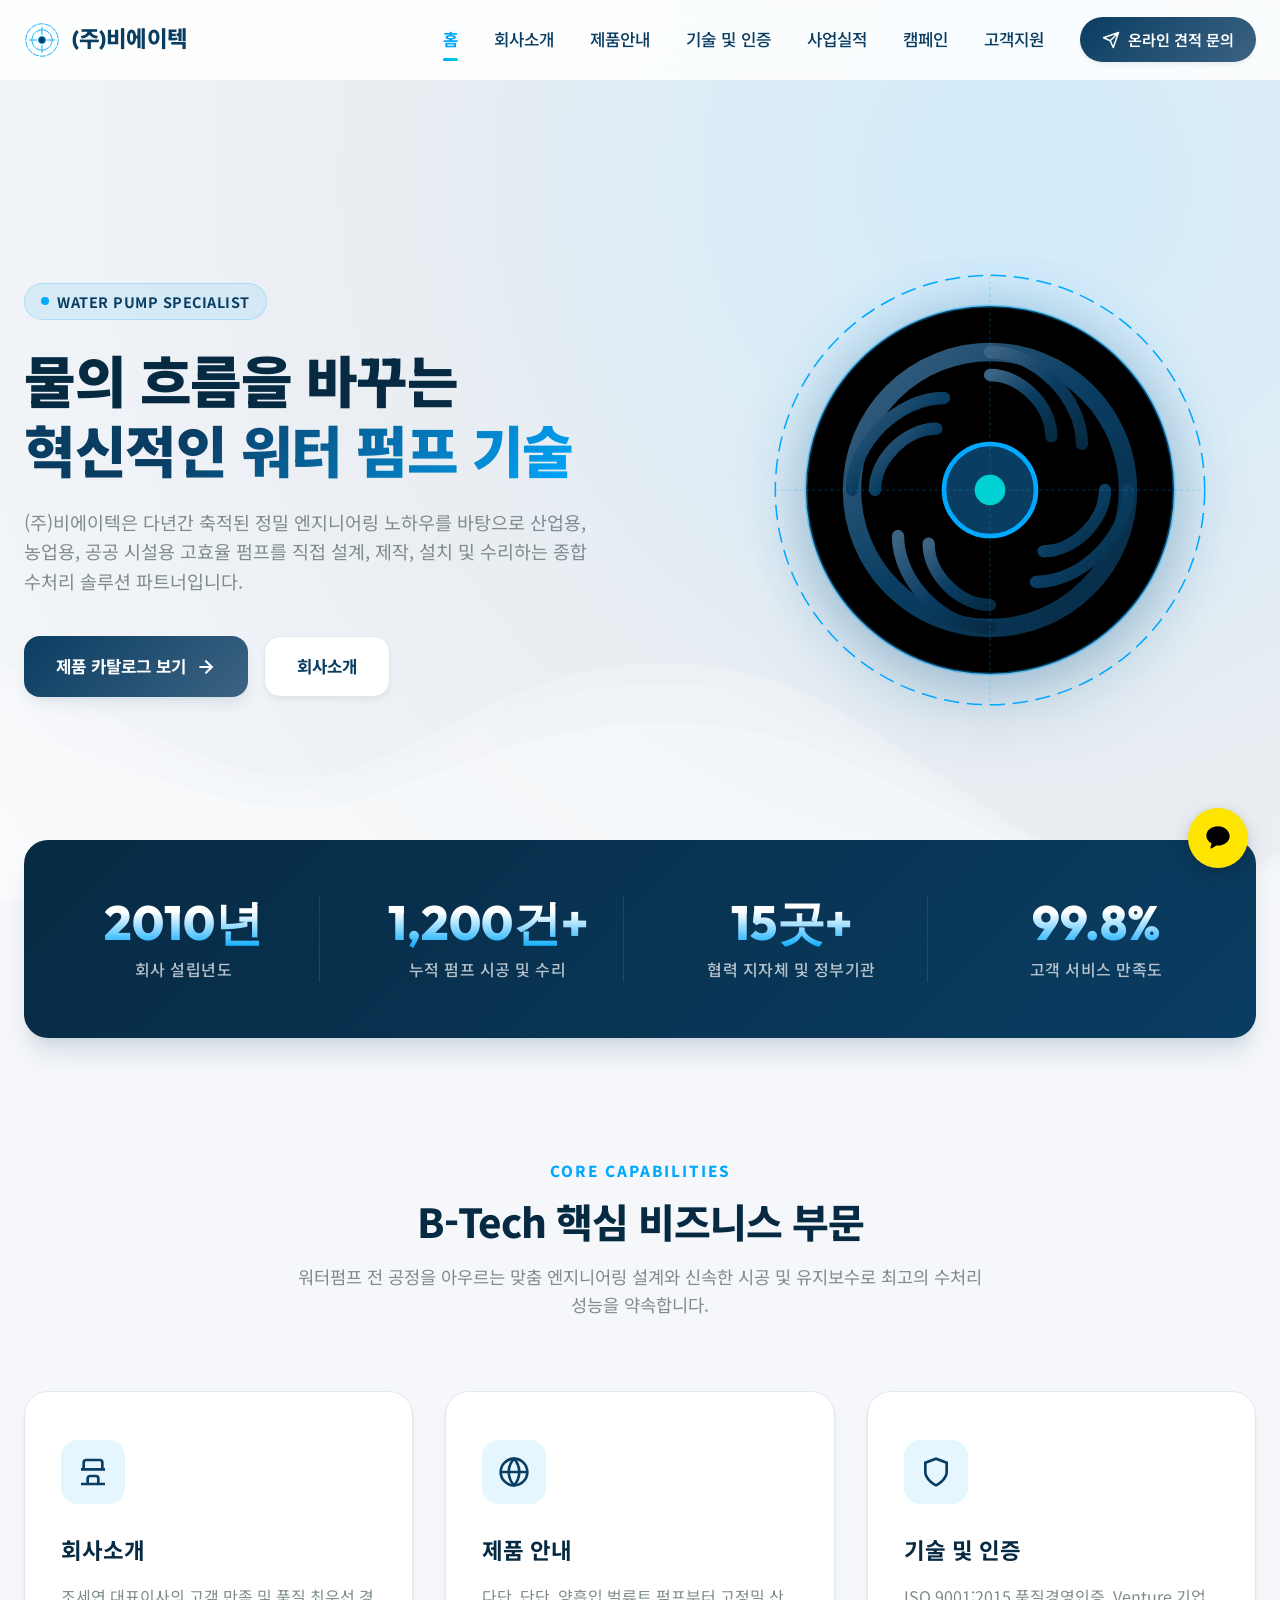
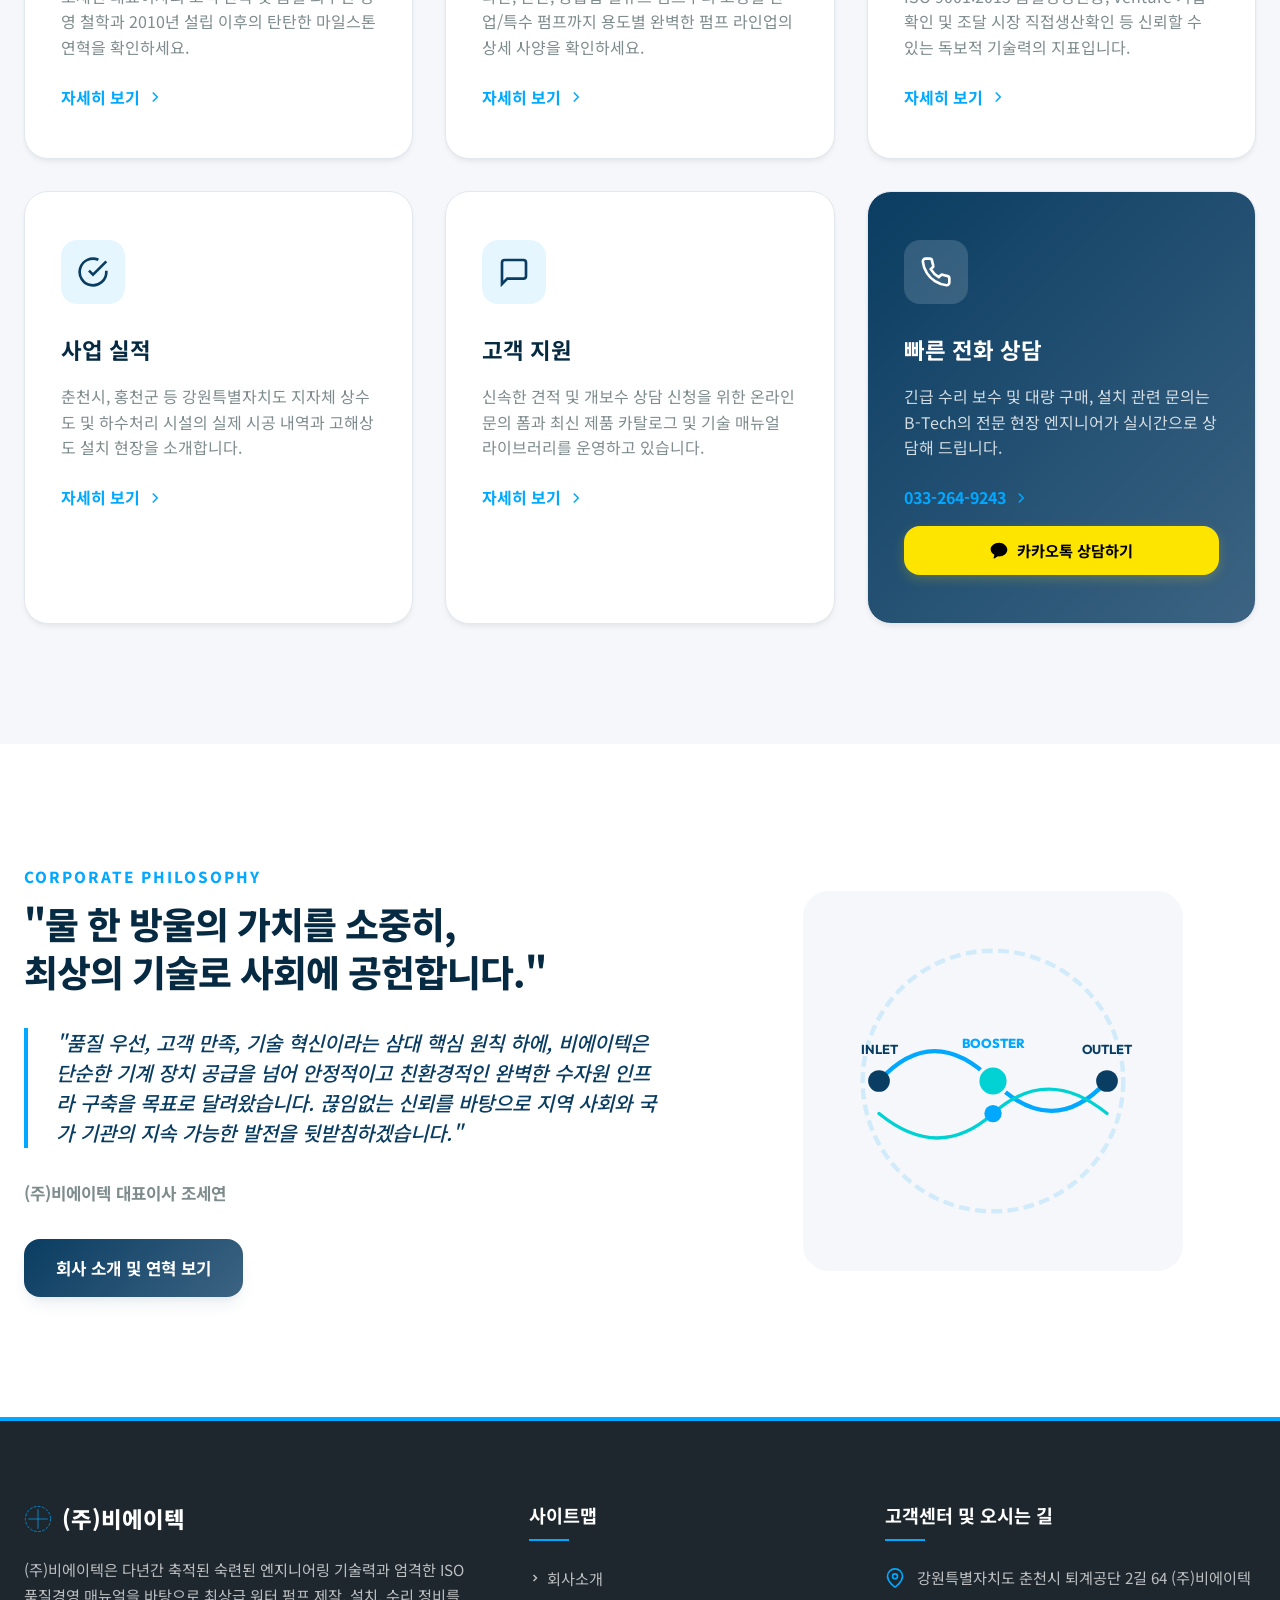
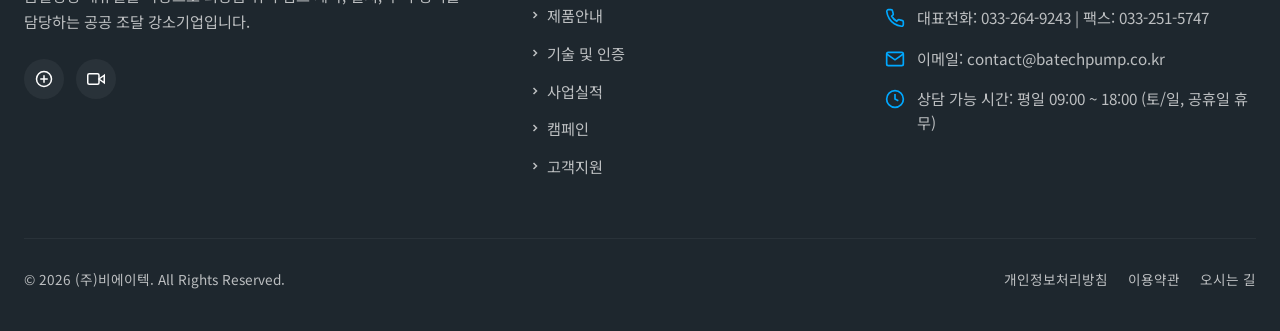
<file: index.html>
<!DOCTYPE html>
<html lang="ko">
<head>
  <meta charset="UTF-8">
  <meta name="viewport" content="width=device-width, initial-scale=1.0">
  <meta name="description" content="(주)비에이텍은 워터펌프 제작, 설치, 수리 전문 기업입니다. 춘천 퇴계공단에 위치하며 최고의 기술력으로 공공기관 및 대기업에 납품합니다.">
  <title>(주)비에이텍 - 워터펌프 전문 제조, 설치 및 수리</title>
  <link rel="stylesheet" href="style.css">
  <script src="script.js" defer></script>
</head>
<body>

  <!-- --- Header / Navigation --- -->
  <header class="header" id="main-header">
    <div class="nav-container">
      <a href="index.html" class="logo" id="header-logo">
        <svg viewBox="0 0 100 100" aria-hidden="true">
          <circle cx="50" cy="50" r="45" stroke-dasharray="15 5" />
          <circle cx="50" cy="50" r="28" stroke-dasharray="5 2" />
          <path d="M50,15 L50,35 M50,65 L50,85 M15,50 L35,50 M65,50 L85,50" />
          <circle cx="50" cy="50" r="10" fill="currentColor" />
        </svg>
        <span>(주)비에이텍</span>
      </a>
      
      <nav class="nav-menu" id="header-nav-menu">
        <div class="nav-item active"><a href="index.html" class="nav-link" id="nav-home">홈</a></div>
        <div class="nav-item"><a href="company.html" class="nav-link" id="nav-company">회사소개</a></div>
        <div class="nav-item"><a href="products.html" class="nav-link" id="nav-products">제품안내</a></div>
        <div class="nav-item"><a href="technology.html" class="nav-link" id="nav-tech">기술 및 인증</a></div>
        <div class="nav-item"><a href="performance.html" class="nav-link" id="nav-perf">사업실적</a></div>
        <div class="nav-item"><a href="campaign.html" class="nav-link" id="nav-campaign">캠페인</a></div>
        <div class="nav-item"><a href="support.html" class="nav-link" id="nav-support">고객지원</a></div>
        <a href="support.html#inquiry-form-section" class="nav-cta" id="nav-cta-btn">
          <svg viewBox="0 0 24 24" width="18" height="18" fill="none" stroke="currentColor" stroke-width="2" stroke-linecap="round" stroke-linejoin="round"><path d="M22 2L11 13M22 2l-7 20-4-9-9-4 20-7z"/></svg>
          온라인 견적 문의
        </a>
      </nav>

      <button class="menu-toggle" aria-label="메뉴 열기/닫기" id="hamburger-menu">
        <span></span>
        <span></span>
        <span></span>
      </button>
    </div>
  </header>

  <!-- --- Hero Section --- -->
  <section class="hero" id="hero-banner">
    <div class="hero-bg-waves">
      <div class="wave wave1"></div>
      <div class="wave wave2"></div>
      <div class="wave wave3"></div>
    </div>
    
    <div class="hero-container">
      <div class="hero-content">
        <span class="hero-tag" id="hero-badge">Water Pump Specialist</span>
        <h1 class="hero-title" id="hero-heading">
          물의 흐름을 바꾸는<br>
          <span>혁신적인 워터 펌프 기술</span>
        </h1>
        <p class="hero-desc" id="hero-description">
          (주)비에이텍은 다년간 축적된 정밀 엔지니어링 노하우를 바탕으로 산업용, 농업용, 공공 시설용 고효율 펌프를 직접 설계, 제작, 설치 및 수리하는 종합 수처리 솔루션 파트너입니다.
        </p>
        <div class="hero-buttons">
          <a href="products.html" class="btn btn-primary" id="hero-btn-products">
            제품 카탈로그 보기
            <svg viewBox="0 0 24 24" width="20" height="20" fill="none" stroke="currentColor" stroke-width="2.5" stroke-linecap="round" stroke-linejoin="round"><line x1="5" y1="12" x2="19" y2="12"/><polyline points="12 5 19 12 12 19"/></svg>
          </a>
          <a href="company.html" class="btn btn-secondary" id="hero-btn-company">회사소개</a>
        </div>
      </div>
      
      <div class="hero-image">
        <div class="hero-image-glow"></div>
        <!-- Premium Stylized SVG Technical Drawing of a Turbine Pump Impeller -->
        <svg class="hero-pump-3d" viewBox="0 0 300 300" id="hero-turbine-svg" aria-label="터빈 펌프 임펠러 설계도">
          <defs>
            <radialGradient id="grad1" cx="50%" cy="50%" r="50%">
              <stop offset="0%" stop-color="#00A8FF" stop-opacity="0.3" />
              <stop offset="70%" stop-color="#0A3D62" stop-opacity="0.1" />
              <stop offset="100%" stop-color="#0A3D62" stop-opacity="0" />
            </radialGradient>
            <linearGradient id="metal-grad" x1="0%" y1="0%" x2="100%" y2="100%">
              <stop offset="0%" stop-color="#3C6382" />
              <stop offset="50%" stop-color="#0A3D62" />
              <stop offset="100%" stop-color="#072A43" />
            </linearGradient>
          </defs>
          <circle cx="150" cy="150" r="140" fill="url(#grad1)" stroke="#00A8FF" stroke-width="1" stroke-dasharray="10 5" />
          <circle cx="150" cy="150" r="120" stroke="rgba(0, 168, 255, 0.4)" stroke-width="2" />
          <circle cx="150" cy="150" r="90" fill="none" stroke="url(#metal-grad)" stroke-width="12" />
          <!-- Impeller Blades -->
          <g id="blades" stroke="url(#metal-grad)" stroke-width="8" stroke-linecap="round" fill="none">
            <path d="M150,60 C180,60 210,90 210,120" />
            <path d="M240,150 C240,180 210,210 180,210" />
            <path d="M150,240 C120,240 90,210 90,180" />
            <path d="M60,150 C60,120 90,90 120,90" />
            
            <path d="M150,75 C170,75 190,95 190,115" />
            <path d="M225,150 C225,170 205,190 185,190" />
            <path d="M150,225 C130,225 110,205 110,185" />
            <path d="M75,150 C75,130 95,110 115,110" />
          </g>
          <!-- Center Shaft -->
          <circle cx="150" cy="150" r="30" fill="#0A3D62" stroke="#00A8FF" stroke-width="3" />
          <circle cx="150" cy="150" r="10" fill="#00D2D3" />
          <!-- Tech grids overlay -->
          <line x1="10" y1="150" x2="290" y2="150" stroke="rgba(0, 168, 255, 0.2)" stroke-width="1" stroke-dasharray="2 2" />
          <line x1="150" y1="10" x2="150" y2="290" stroke="rgba(0, 168, 255, 0.2)" stroke-width="1" stroke-dasharray="2 2" />
        </svg>
      </div>
    </div>
  </section>

  <!-- --- Stats Bar --- -->
  <section class="container" style="position: relative; z-index: 20;" id="stats-section">
    <div class="stats-bar" id="stats-highlight-bar">
      <div class="stat-item">
        <div class="stat-number">2010년</div>
        <div class="stat-label">회사 설립년도</div>
      </div>
      <div class="stat-item">
        <div class="stat-number">1,200건+</div>
        <div class="stat-label">누적 펌프 시공 및 수리</div>
      </div>
      <div class="stat-item">
        <div class="stat-number">15곳+</div>
        <div class="stat-label">협력 지자체 및 정부기관</div>
      </div>
      <div class="stat-item">
        <div class="stat-number">99.8%</div>
        <div class="stat-label">고객 서비스 만족도</div>
      </div>
    </div>
  </section>

  <!-- --- Services Highlight Section --- -->
  <section class="section section-light" id="services-highlight">
    <div class="container">
      <div class="section-header">
        <span class="section-subtitle" id="services-subtitle">Core Capabilities</span>
        <h2 class="section-title" id="services-title">B-Tech 핵심 비즈니스 부문</h2>
        <p class="section-desc" id="services-desc">워터펌프 전 공정을 아우르는 맞춤 엔지니어링 설계와 신속한 시공 및 유지보수로 최고의 수처리 성능을 약속합니다.</p>
      </div>
      
      <div class="feature-grid" id="services-grid">
        <!-- Feature 1: Company -->
        <div class="feature-card" id="feat-company">
          <div class="feature-icon-wrapper">
            <svg viewBox="0 0 24 24"><path d="M3 21h18M3 10h18M5 10V5a2 2 0 0 1 2-2h10a2 2 0 0 1 2 2v5M8 21v-4a2 2 0 0 1 2-2h4a2 2 0 0 1 2 2v4"/></svg>
          </div>
          <h3 class="feature-card-title">회사소개</h3>
          <p class="feature-card-desc">조세연 대표이사의 고객 만족 및 품질 최우선 경영 철학과 2010년 설립 이후의 탄탄한 마일스톤 연혁을 확인하세요.</p>
          <a href="company.html" class="feature-card-link">자세히 보기 <svg viewBox="0 0 24 24"><polyline points="9 18 15 12 9 6"/></svg></a>
        </div>

        <!-- Feature 2: Products -->
        <div class="feature-card" id="feat-products">
          <div class="feature-icon-wrapper">
            <svg viewBox="0 0 24 24"><circle cx="12" cy="12" r="10"/><path d="M12 2a15.3 15.3 0 0 1 4 10 15.3 15.3 0 0 1-4 10 15.3 15.3 0 0 1-4-10 15.3 15.3 0 0 1 4-10zM2 12h20"/></svg>
          </div>
          <h3 class="feature-card-title">제품 안내</h3>
          <p class="feature-card-desc">다단, 단단, 양흡입 벌류트 펌프부터 고정밀 산업/특수 펌프까지 용도별 완벽한 펌프 라인업의 상세 사양을 확인하세요.</p>
          <a href="products.html" class="feature-card-link">자세히 보기 <svg viewBox="0 0 24 24"><polyline points="9 18 15 12 9 6"/></svg></a>
        </div>

        <!-- Feature 3: Technology -->
        <div class="feature-card" id="feat-tech">
          <div class="feature-icon-wrapper">
            <svg viewBox="0 0 24 24"><path d="M12 22s8-4 8-10V5l-8-3-8 3v7c0 6 8 10 8 10z"/></svg>
          </div>
          <h3 class="feature-card-title">기술 및 인증</h3>
          <p class="feature-card-desc">ISO 9001:2015 품질경영인증, Venture 기업 확인 및 조달 시장 직접생산확인 등 신뢰할 수 있는 독보적 기술력의 지표입니다.</p>
          <a href="technology.html" class="feature-card-link">자세히 보기 <svg viewBox="0 0 24 24"><polyline points="9 18 15 12 9 6"/></svg></a>
        </div>

        <!-- Feature 4: Performance -->
        <div class="feature-card" id="feat-perf">
          <div class="feature-icon-wrapper">
            <svg viewBox="0 0 24 24"><path d="M22 11.08V12a10 10 0 1 1-5.93-9.14"/><polyline points="22 4 12 14.01 9 11.01"/></svg>
          </div>
          <h3 class="feature-card-title">사업 실적</h3>
          <p class="feature-card-desc">춘천시, 홍천군 등 강원특별자치도 지자체 상수도 및 하수처리 시설의 실제 시공 내역과 고해상도 설치 현장을 소개합니다.</p>
          <a href="performance.html" class="feature-card-link">자세히 보기 <svg viewBox="0 0 24 24"><polyline points="9 18 15 12 9 6"/></svg></a>
        </div>

        <!-- Feature 5: Support -->
        <div class="feature-card" id="feat-support">
          <div class="feature-icon-wrapper">
            <svg viewBox="0 0 24 24"><path d="M21 15a2 2 0 0 1-2 2H7l-4 4V5a2 2 0 0 1 2-2h14a2 2 0 0 1 2 2z"/></svg>
          </div>
          <h3 class="feature-card-title">고객 지원</h3>
          <p class="feature-card-desc">신속한 견적 및 개보수 상담 신청을 위한 온라인 문의 폼과 최신 제품 카탈로그 및 기술 매뉴얼 라이브러리를 운영하고 있습니다.</p>
          <a href="support.html" class="feature-card-link">자세히 보기 <svg viewBox="0 0 24 24"><polyline points="9 18 15 12 9 6"/></svg></a>
        </div>

        <!-- Feature 6: Quick Call -->
        <div class="feature-card" style="background: linear-gradient(135deg, var(--primary-color) 0%, var(--primary-light) 100%); color: var(--text-light);" id="feat-quick-call">
          <div class="feature-icon-wrapper" style="background-color: rgba(255, 255, 255, 0.15); color: var(--text-light);">
            <svg viewBox="0 0 24 24"><path d="M22 16.92v3a2 2 0 0 1-2.18 2 19.79 19.79 0 0 1-8.63-3.07 19.5 19.5 0 0 1-6-6 19.79 19.79 0 0 1-3.07-8.67A2 2 0 0 1 4.11 2h3a2 2 0 0 1 2 1.72 12.84 12.84 0 0 0 .7 2.81 2 2 0 0 1-.45 2.11L8.09 9.91a16 16 0 0 0 6 6l1.27-1.27a2 2 0 0 1 2.11-.45 12.84 12.84 0 0 0 2.81.7A2 2 0 0 1 22 16.92z"/></svg>
          </div>
          <h3 class="feature-card-title" style="color: var(--text-light);">빠른 전화 상담</h3>
          <p class="feature-card-desc" style="color: rgba(255, 255, 255, 0.8);">긴급 수리 보수 및 대량 구매, 설치 관련 문의는 B-Tech의 전문 현장 엔지니어가 실시간으로 상담해 드립니다.</p>
          <div style="display: flex; flex-direction: column; gap: 16px; align-items: flex-start; margin-top: auto;">
            <a href="tel:033-264-9243" class="feature-card-link" style="color: var(--accent-color);">033-264-9243 <svg viewBox="0 0 24 24"><polyline points="9 18 15 12 9 6"/></svg></a>
            <a href="http://pf.kakao.com/_AeHXX/chat" target="_blank" rel="noopener noreferrer" class="btn-kakaotalk" id="kakaotalk-counsel-btn" style="width: 100%; box-sizing: border-box;">
              <svg viewBox="0 0 24 24" fill="currentColor">
                <path d="M12,2C6.5,2,2,5.6,2,10c0,2.8,1.8,5.3,4.5,6.6l-1,3.7c-0.1,0.5,0.4,0.9,0.9,0.7l4.3-2.6c0.4,0.1,0.8,0.1,1.3,0.1c5.5,0,10-3.6,10-8S17.5,2,12,2z"/>
              </svg>
              카카오톡 상담하기
            </a>
          </div>
        </div>
      </div>
    </div>
  </section>

  <!-- --- Corporate Philosophy Banner --- -->
  <section class="section section-white" id="philosophy-section">
    <div class="container">
      <div class="company-intro-grid">
        <div class="intro-content">
          <span class="section-subtitle" style="text-align: left;" id="philosophy-subtitle">Corporate Philosophy</span>
          <h2 class="section-title" style="text-align: left; font-size: 2.3rem; margin-bottom: 24px;" id="philosophy-title">
            "물 한 방울의 가치를 소중히,<br>최상의 기술로 사회에 공헌합니다."
          </h2>
          <p class="ceo-message" id="philosophy-quote">
            "품질 우선, 고객 만족, 기술 혁신이라는 삼대 핵심 원칙 하에, 비에이텍은 단순한 기계 장치 공급을 넘어 안정적이고 친환경적인 완벽한 수자원 인프라 구축을 목표로 달려왔습니다. 끊임없는 신뢰를 바탕으로 지역 사회와 국가 기관의 지속 가능한 발전을 뒷받침하겠습니다."
          </p>
          <p style="color: var(--text-muted); font-size: 1.05rem; margin-bottom: 32px;" id="philosophy-author">
            <strong>(주)비에이텍 대표이사 조세연</strong>
          </p>
          <a href="company.html" class="btn btn-primary" id="philosophy-btn">회사 소개 및 연혁 보기</a>
        </div>
        <div class="intro-visual" style="display: flex; justify-content: center; position: relative;">
          <!-- Stylized Water Treatment Diagram -->
          <svg viewBox="0 0 350 350" style="width: 100%; max-width: 380px; height: auto;" id="philosophy-visual-svg">
            <rect width="350" height="350" rx="24" fill="var(--bg-color)" />
            <circle cx="175" cy="175" r="120" fill="none" stroke="rgba(0, 168, 255, 0.15)" stroke-width="4" stroke-dasharray="10 5" />
            
            <!-- Custom Fluid SVG nodes showing water flow -->
            <path d="M70,175 Q120,120 175,175 T280,175" fill="none" stroke="var(--accent-color)" stroke-width="4" stroke-linecap="round" />
            <path d="M70,205 Q125,250 175,205 T280,205" fill="none" stroke="var(--secondary-color)" stroke-width="3" stroke-linecap="round" />
            
            <!-- Nodes representing Water cycle and Pressure system -->
            <circle cx="70" cy="175" r="10" fill="var(--primary-color)" />
            <circle cx="175" cy="175" r="14" fill="#00D2D3" stroke="var(--bg-color)" stroke-width="3" />
            <circle cx="280" cy="175" r="10" fill="var(--primary-color)" />
            <circle cx="175" cy="205" r="8" fill="var(--accent-color)" />

            <!-- Labels in graphic -->
            <text x="70" y="150" font-family="'Outfit', sans-serif" font-size="12" fill="var(--primary-color)" font-weight="700" text-anchor="middle">INLET</text>
            <text x="175" y="145" font-family="'Outfit', sans-serif" font-size="12" fill="var(--accent-color)" font-weight="800" text-anchor="middle">BOOSTER</text>
            <text x="280" y="150" font-family="'Outfit', sans-serif" font-size="12" fill="var(--primary-color)" font-weight="700" text-anchor="middle">OUTLET</text>
          </svg>
        </div>
      </div>
    </div>
  </section>

  <!-- --- Footer --- -->
  <footer class="footer" id="main-footer">
    <div class="container">
      <div class="footer-grid">
        <!-- Col 1: About B-Tech -->
        <div class="footer-info-col" id="footer-about">
          <h3>
            <svg viewBox="0 0 100 100">
              <circle cx="50" cy="50" r="45" stroke-dasharray="10 5" />
              <path d="M50,15 L50,85 M15,50 L85,50" />
            </svg>
            (주)비에이텍
          </h3>
          <p>
            (주)비에이텍은 다년간 축적된 숙련된 엔지니어링 기술력과 엄격한 ISO 품질경영 매뉴얼을 바탕으로 최상급 워터 펌프 제작, 설치, 수리 정비를 담당하는 공공 조달 강소기업입니다.
          </p>
          <div class="footer-socials" id="footer-social-links">
            <a href="#" class="footer-social-btn" aria-label="블로그"><svg viewBox="0 0 24 24"><path d="M2 12a10 10 0 1 1 10 10A10 10 0 0 1 2 12zm10-5v10m-5-5h10"/></svg></a>
            <a href="#" class="footer-social-btn" aria-label="유튜브"><svg viewBox="0 0 24 24"><polygon points="23 7 16 12 23 17 23 7"/><rect x="1" y="5" width="15" height="14" rx="2" ry="2"/></svg></a>
          </div>
        </div>

        <!-- Col 2: Navigation Links -->
        <div class="footer-links-col" id="footer-sitemap">
          <h4>사이트맵</h4>
          <ul class="footer-links-list">
            <li><a href="company.html"><svg viewBox="0 0 24 24" width="12" height="12" fill="none" stroke="currentColor" stroke-width="3"><polyline points="9 18 15 12 9 6"/></svg>회사소개</a></li>
            <li><a href="products.html"><svg viewBox="0 0 24 24" width="12" height="12" fill="none" stroke="currentColor" stroke-width="3"><polyline points="9 18 15 12 9 6"/></svg>제품안내</a></li>
            <li><a href="technology.html"><svg viewBox="0 0 24 24" width="12" height="12" fill="none" stroke="currentColor" stroke-width="3"><polyline points="9 18 15 12 9 6"/></svg>기술 및 인증</a></li>
            <li><a href="performance.html"><svg viewBox="0 0 24 24" width="12" height="12" fill="none" stroke="currentColor" stroke-width="3"><polyline points="9 18 15 12 9 6"/></svg>사업실적</a></li>
            <li><a href="campaign.html"><svg viewBox="0 0 24 24" width="12" height="12" fill="none" stroke="currentColor" stroke-width="3"><polyline points="9 18 15 12 9 6"/></svg>캠페인</a></li>
            <li><a href="support.html"><svg viewBox="0 0 24 24" width="12" height="12" fill="none" stroke="currentColor" stroke-width="3"><polyline points="9 18 15 12 9 6"/></svg>고객지원</a></li>
          </ul>
        </div>

        <!-- Col 3: Contact Info -->
        <div class="footer-contact-col" id="footer-contact-details">
          <h4>고객센터 및 오시는 길</h4>
          <div class="footer-contact-details">
            <div class="footer-contact-item">
              <svg viewBox="0 0 24 24"><path d="M21 10c0 7-9 13-9 13s-9-6-9-13a9 9 0 0 1 18 0z"/><circle cx="12" cy="10" r="3"/></svg>
              <span>강원특별자치도 춘천시 퇴계공단 2길 64 (주)비에이텍</span>
            </div>
            <div class="footer-contact-item">
              <svg viewBox="0 0 24 24"><path d="M22 16.92v3a2 2 0 0 1-2.18 2 19.79 19.79 0 0 1-8.63-3.07 19.5 19.5 0 0 1-6-6 19.79 19.79 0 0 1-3.07-8.67A2 2 0 0 1 4.11 2h3a2 2 0 0 1 2 1.72 12.84 12.84 0 0 0 .7 2.81 2 2 0 0 1-.45 2.11L8.09 9.91a16 16 0 0 0 6 6l1.27-1.27a2 2 0 0 1 2.11-.45 12.84 12.84 0 0 0 2.81.7A2 2 0 0 1 22 16.92z"/></svg>
              <span>대표전화: 033-264-9243 | 팩스: 033-251-5747</span>
            </div>
            <div class="footer-contact-item">
              <svg viewBox="0 0 24 24"><path d="M4 4h16c1.1 0 2 .9 2 2v12c0 1.1-.9 2-2 2H4c-1.1 0-2-.9-2-2V6c0-1.1.9-2 2-2z"/><polyline points="22,6 12,13 2,6"/></svg>
              <span>이메일: contact@batechpump.co.kr</span>
            </div>
            <div class="footer-contact-item">
              <svg viewBox="0 0 24 24"><circle cx="12" cy="12" r="10"/><polyline points="12 6 12 12 16 14"/></svg>
              <span>상담 가능 시간: 평일 09:00 ~ 18:00 (토/일, 공휴일 휴무)</span>
            </div>
          </div>
        </div>
      </div>

      <div class="footer-bottom" id="footer-base">
        <div>&copy; 2026 (주)비에이텍. All Rights Reserved.</div>
        <div class="footer-bottom-links">
          <a href="#">개인정보처리방침</a>
          <a href="#">이용약관</a>
          <a href="company.html#location-section">오시는 길</a>
        </div>
      </div>
    </div>
  </footer>

</body>
</html>
</file>
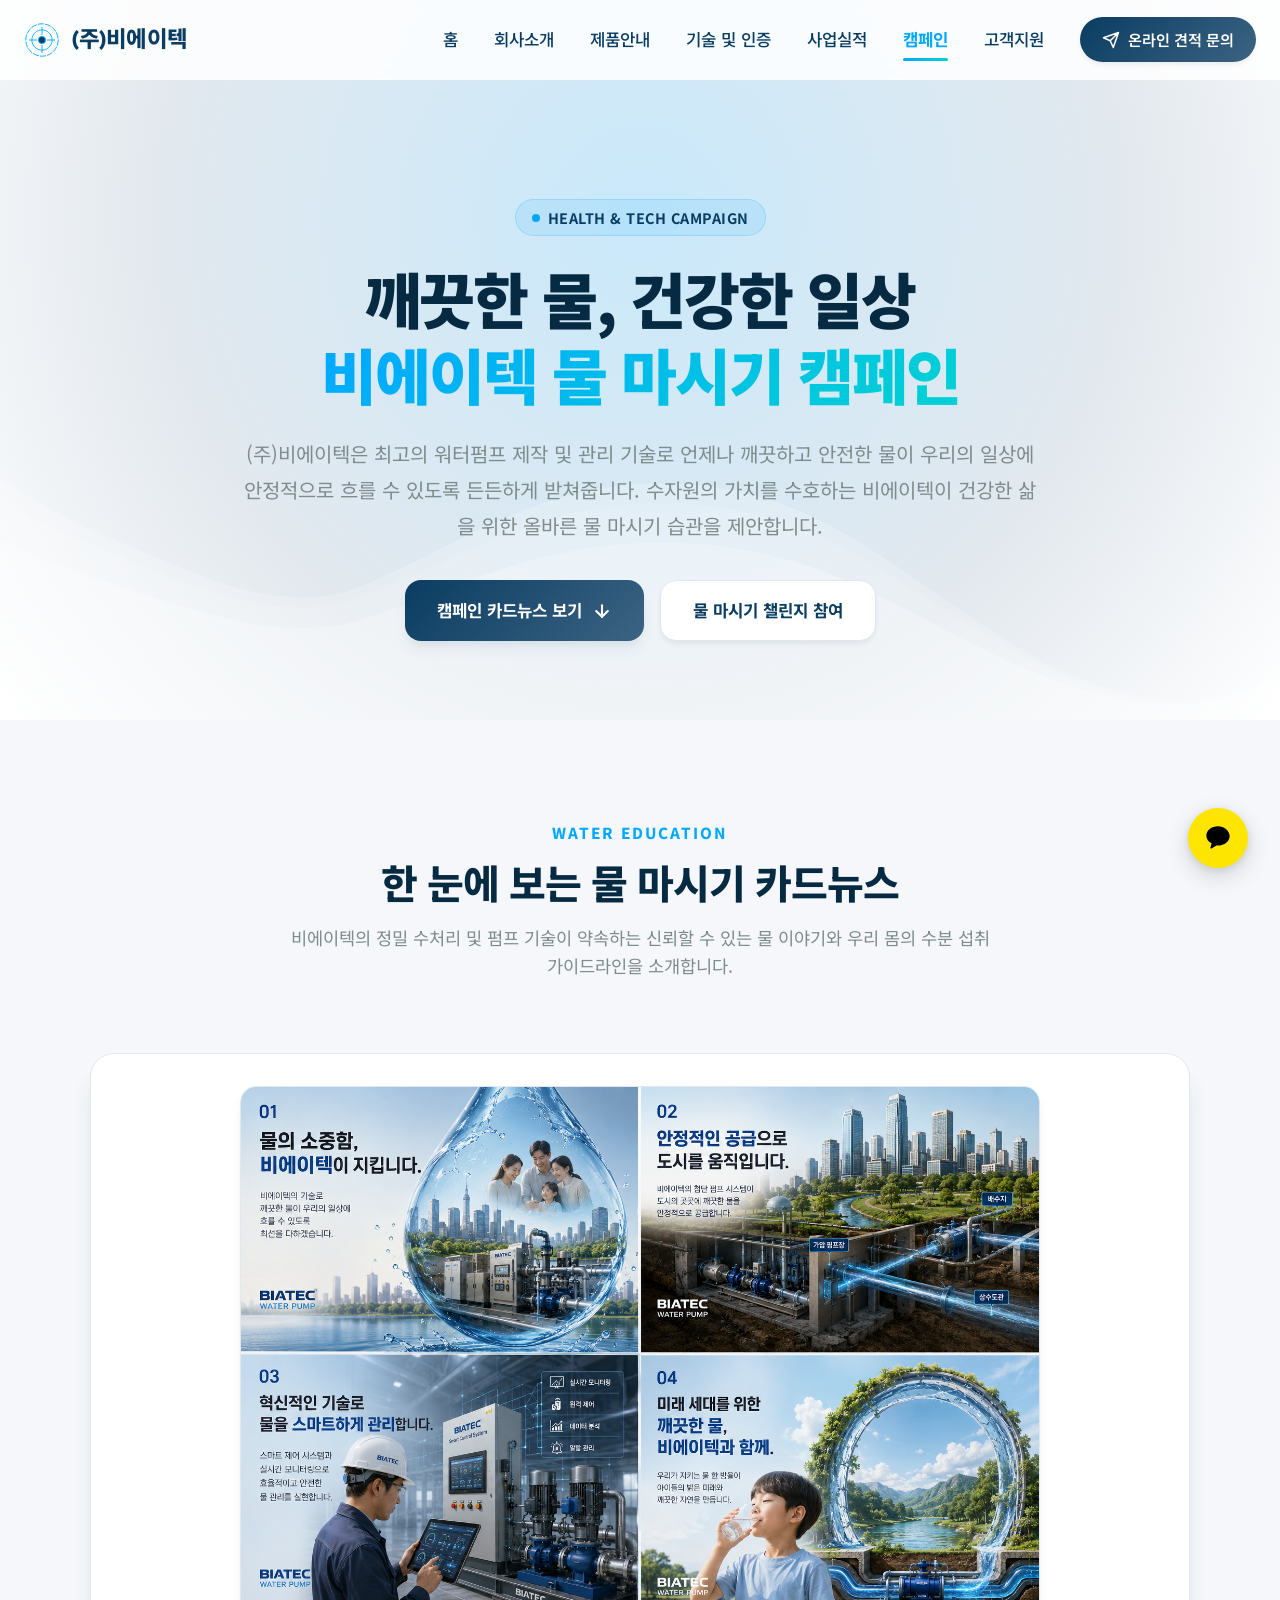
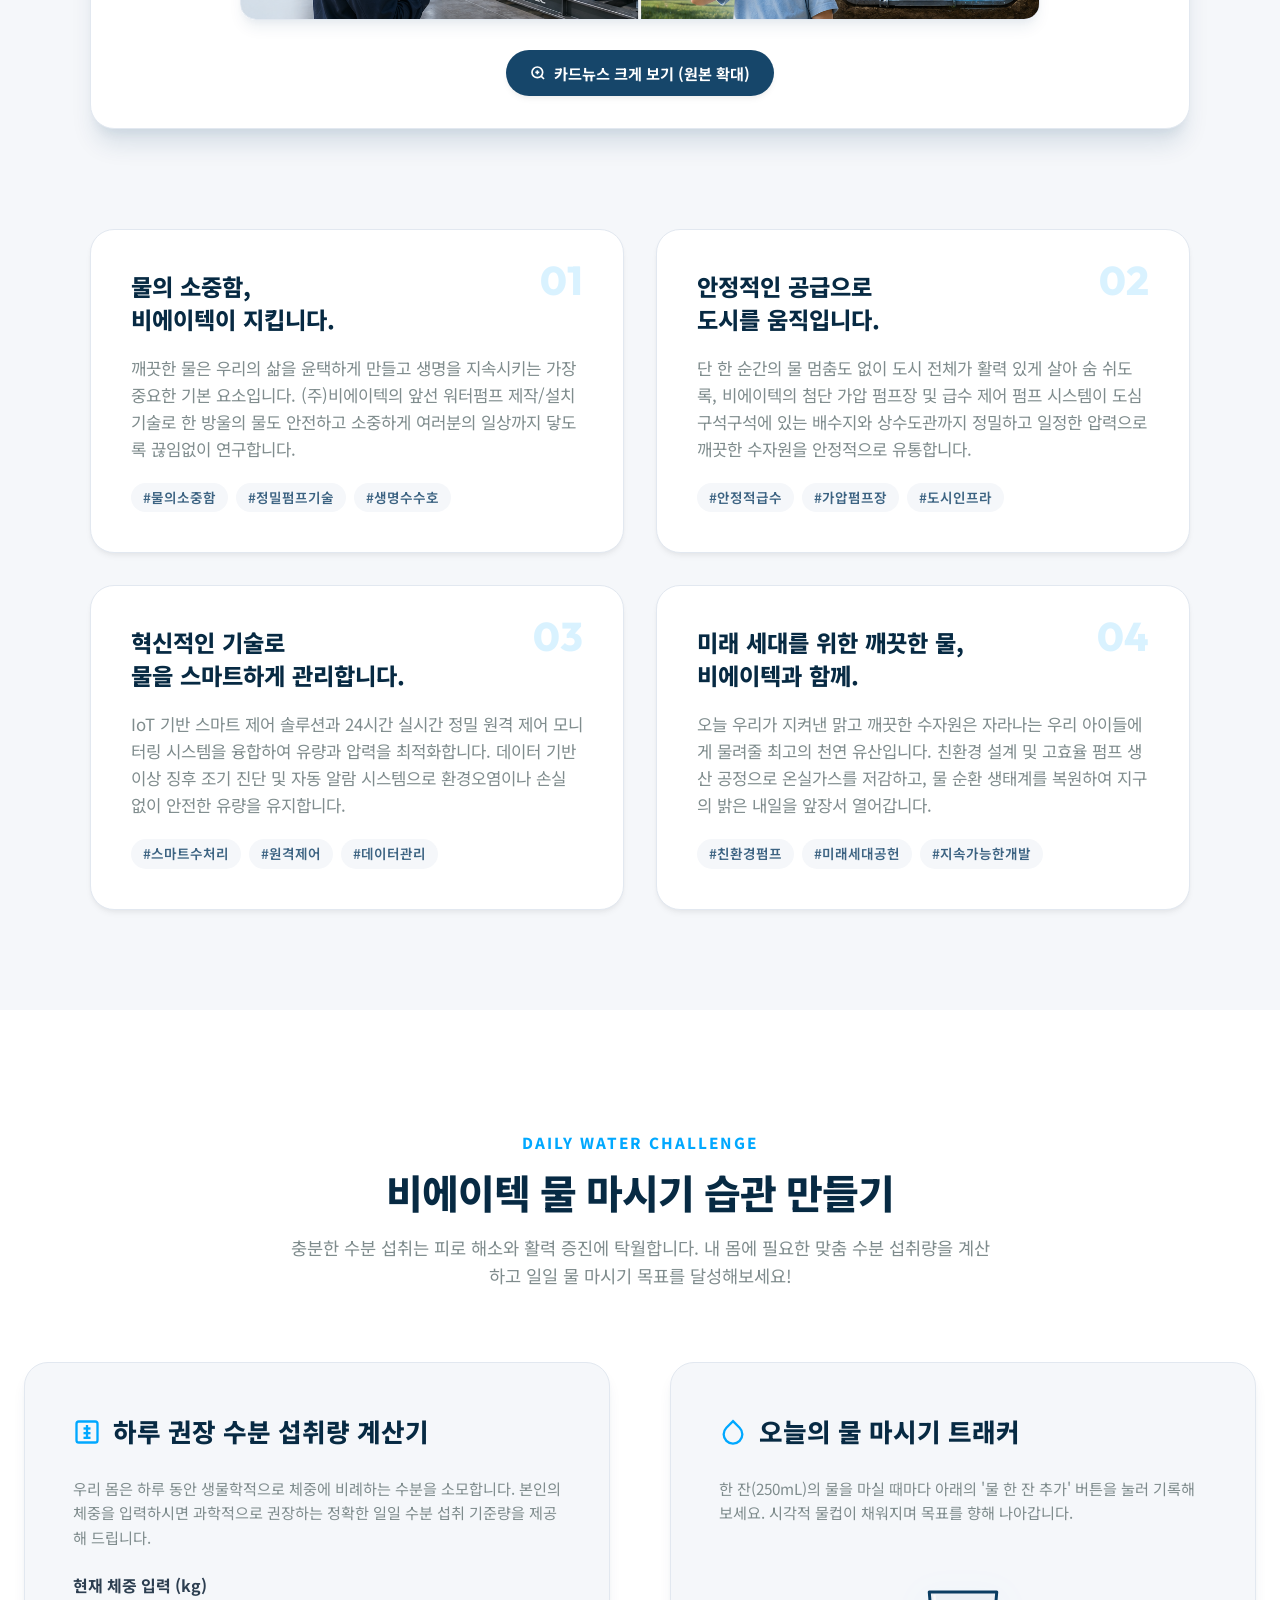
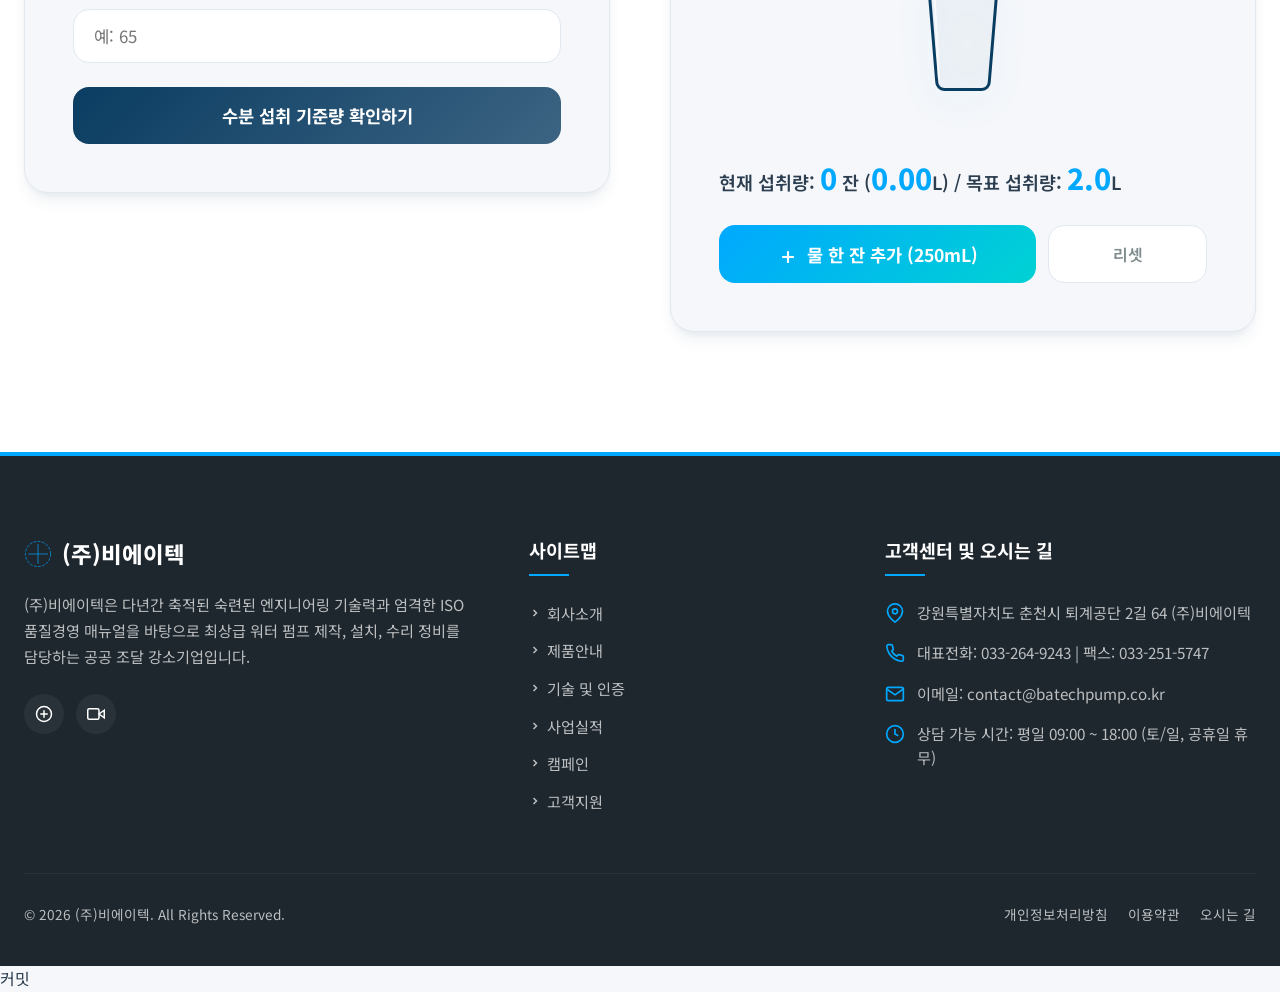
<file: campaign.html>
﻿<!DOCTYPE html>
<html lang="ko">
<head>
  <meta charset="UTF-8">
  <meta name="viewport" content="width=device-width, initial-scale=1.0">
  <meta name="description" content="(주)비에이텍과 함께하는 건강한 물 마시기 캠페인. 워터펌프 제작, 설치, 수리 전문 기술로 깨끗한 수자원 인프라를 지키는 비에이텍이 올바른 수분 섭취 습관을 응원합니다.">
  <title>(주)비에이텍 - 물 마시기 캠페인</title>
  <link rel="stylesheet" href="style.css">
  <script src="script.js" defer></script>
</head>
<body>

  <!-- --- Header / Navigation --- -->
  <header class="header" id="main-header">
    <div class="nav-container">
      <a href="index.html" class="logo" id="header-logo">
        <svg viewBox="0 0 100 100" aria-hidden="true">
          <circle cx="50" cy="50" r="45" stroke-dasharray="15 5" />
          <circle cx="50" cy="50" r="28" stroke-dasharray="5 2" />
          <path d="M50,15 L50,35 M50,65 L50,85 M15,50 L35,50 M65,50 L85,50" />
          <circle cx="50" cy="50" r="10" fill="currentColor" />
        </svg>
        <span>(주)비에이텍</span>
      </a>
      
      <nav class="nav-menu" id="header-nav-menu">
        <div class="nav-item"><a href="index.html" class="nav-link" id="nav-home">홈</a></div>
        <div class="nav-item"><a href="company.html" class="nav-link" id="nav-company">회사소개</a></div>
        <div class="nav-item"><a href="products.html" class="nav-link" id="nav-products">제품안내</a></div>
        <div class="nav-item"><a href="technology.html" class="nav-link" id="nav-tech">기술 및 인증</a></div>
        <div class="nav-item"><a href="performance.html" class="nav-link" id="nav-perf">사업실적</a></div>
        <div class="nav-item active"><a href="campaign.html" class="nav-link" id="nav-campaign">캠페인</a></div>
        <div class="nav-item"><a href="support.html" class="nav-link" id="nav-support">고객지원</a></div>
        <a href="support.html#inquiry-form-section" class="nav-cta" id="nav-cta-btn">
          <svg viewBox="0 0 24 24" width="18" height="18" fill="none" stroke="currentColor" stroke-width="2" stroke-linecap="round" stroke-linejoin="round"><path d="M22 2L11 13M22 2l-7 20-4-9-9-4 20-7z"/></svg>
          온라인 견적 문의
        </a>
      </nav>

      <button class="menu-toggle" aria-label="메뉴 열기/닫기" id="hamburger-menu">
        <span></span>
        <span></span>
        <span></span>
      </button>
    </div>
  </header>

  <!-- --- Campaign Hero Section --- -->
  <section class="campaign-hero" id="campaign-hero-banner">
    <div class="hero-bg-waves">
      <div class="wave wave1"></div>
      <div class="wave wave2"></div>
      <div class="wave wave3"></div>
    </div>
    
    <div class="container campaign-hero-content">
      <span class="hero-tag" id="campaign-badge">Health & Tech Campaign</span>
      <h1 class="campaign-hero-title" id="campaign-heading">
        깨끗한 물, 건강한 일상<br>
        <span>비에이텍 물 마시기 캠페인</span>
      </h1>
      <p class="campaign-hero-desc" id="campaign-description">
        (주)비에이텍은 최고의 워터펌프 제작 및 관리 기술로 언제나 깨끗하고 안전한 물이 우리의 일상에 안정적으로 흐를 수 있도록 든든하게 받쳐줍니다. 수자원의 가치를 수호하는 비에이텍이 건강한 삶을 위한 올바른 물 마시기 습관을 제안합니다.
      </p>
      <div class="hero-buttons" style="justify-content: center;">
        <a href="#cardnews-view-section" class="btn btn-primary" id="btn-scroll-campaign">
          캠페인 카드뉴스 보기
          <svg viewBox="0 0 24 24" width="20" height="20" fill="none" stroke="currentColor" stroke-width="2.5" stroke-linecap="round" stroke-linejoin="round"><line x1="12" y1="5" x2="12" y2="19"/><polyline points="19 12 12 19 5 12"/></svg>
        </a>
        <a href="#water-challenge-section" class="btn btn-secondary" id="btn-scroll-tracker">물 마시기 챌린지 참여</a>
      </div>
    </div>
  </section>

  <!-- --- Cardnews Section --- -->
  <section class="cardnews-section" id="cardnews-view-section">
    <div class="container">
      <div class="section-header">
        <span class="section-subtitle" id="cardnews-subtitle">WATER EDUCATION</span>
        <h2 class="section-title" id="cardnews-title">한 눈에 보는 물 마시기 카드뉴스</h2>
        <p class="section-desc" id="cardnews-desc">비에이텍의 정밀 수처리 및 펌프 기술이 약속하는 신뢰할 수 있는 물 이야기와 우리 몸의 수분 섭취 가이드라인을 소개합니다.</p>
      </div>

      <div class="cardnews-container">
        <!-- Cardnews Image Viewer -->
        <div class="cardnews-viewer" id="cardnews-visual-container">
          <img src="카드뉴스.png" alt="(주)비에이텍 물 마시기 캠페인 카드뉴스" class="cardnews-main-img" id="cardnews-main-image" onerror="this.src='https://images.unsplash.com/photo-1548839140-29a749e1cf4d?auto=format&fit=crop&q=80&w=1200'; this.alt='대체 물 이미지(카드뉴스 파일 누락 시)';">
          <div>
            <button class="cardnews-zoom-badge" id="cardnews-zoom-trigger">
              <svg viewBox="0 0 24 24" fill="none" stroke="currentColor" stroke-width="2.5"><circle cx="11" cy="11" r="8"/><line x1="21" y1="21" x2="16.65" y2="16.65"/><line x1="11" y1="8" x2="11" y2="14"/><line x1="8" y1="11" x2="14" y2="11"/></svg>
              카드뉴스 크게 보기 (원본 확대)
            </button>
          </div>
        </div>

        <!-- HTML representation of 4 Cardnews Panels -->
        <div class="card-info-grid" id="cardnews-panels-info">
          <!-- Card 01 -->
          <div class="info-card" id="info-card-1">
            <div class="info-card-num">01</div>
            <h3 class="info-card-title">물의 소중함,<br>비에이텍이 지킵니다.</h3>
            <p class="info-card-desc">
              깨끗한 물은 우리의 삶을 윤택하게 만들고 생명을 지속시키는 가장 중요한 기본 요소입니다. (주)비에이텍의 앞선 워터펌프 제작/설치 기술로 한 방울의 물도 안전하고 소중하게 여러분의 일상까지 닿도록 끊임없이 연구합니다.
            </p>
            <div class="info-card-tags">
              <span class="info-card-tag">#물의소중함</span>
              <span class="info-card-tag">#정밀펌프기술</span>
              <span class="info-card-tag">#생명수수호</span>
            </div>
          </div>

          <!-- Card 02 -->
          <div class="info-card" id="info-card-2">
            <div class="info-card-num">02</div>
            <h3 class="info-card-title">안정적인 공급으로<br>도시를 움직입니다.</h3>
            <p class="info-card-desc">
              단 한 순간의 물 멈춤도 없이 도시 전체가 활력 있게 살아 숨 쉬도록, 비에이텍의 첨단 가압 펌프장 및 급수 제어 펌프 시스템이 도심 구석구석에 있는 배수지와 상수도관까지 정밀하고 일정한 압력으로 깨끗한 수자원을 안정적으로 유통합니다.
            </p>
            <div class="info-card-tags">
              <span class="info-card-tag">#안정적급수</span>
              <span class="info-card-tag">#가압펌프장</span>
              <span class="info-card-tag">#도시인프라</span>
            </div>
          </div>

          <!-- Card 03 -->
          <div class="info-card" id="info-card-3">
            <div class="info-card-num">03</div>
            <h3 class="info-card-title">혁신적인 기술로<br>물을 스마트하게 관리합니다.</h3>
            <p class="info-card-desc">
              IoT 기반 스마트 제어 솔루션과 24시간 실시간 정밀 원격 제어 모니터링 시스템을 융합하여 유량과 압력을 최적화합니다. 데이터 기반 이상 징후 조기 진단 및 자동 알람 시스템으로 환경오염이나 손실 없이 안전한 유량을 유지합니다.
            </p>
            <div class="info-card-tags">
              <span class="info-card-tag">#스마트수처리</span>
              <span class="info-card-tag">#원격제어</span>
              <span class="info-card-tag">#데이터관리</span>
            </div>
          </div>

          <!-- Card 04 -->
          <div class="info-card" id="info-card-4">
            <div class="info-card-num">04</div>
            <h3 class="info-card-title">미래 세대를 위한 깨끗한 물,<br>비에이텍과 함께.</h3>
            <p class="info-card-desc">
              오늘 우리가 지켜낸 맑고 깨끗한 수자원은 자라나는 우리 아이들에게 물려줄 최고의 천연 유산입니다. 친환경 설계 및 고효율 펌프 생산 공정으로 온실가스를 저감하고, 물 순환 생태계를 복원하여 지구의 밝은 내일을 앞장서 열어갑니다.
            </p>
            <div class="info-card-tags">
              <span class="info-card-tag">#친환경펌프</span>
              <span class="info-card-tag">#미래세대공헌</span>
              <span class="info-card-tag">#지속가능한개발</span>
            </div>
          </div>
        </div>

      </div>
    </div>
  </section>

  <!-- --- Interactive Water Challenge Section --- -->
  <section class="challenge-section" id="water-challenge-section">
    <div class="container">
      <div class="section-header">
        <span class="section-subtitle" id="challenge-subtitle">DAILY WATER CHALLENGE</span>
        <h2 class="section-title" id="challenge-title">비에이텍 물 마시기 습관 만들기</h2>
        <p class="section-desc" id="challenge-desc">충분한 수분 섭취는 피로 해소와 활력 증진에 탁월합니다. 내 몸에 필요한 맞춤 수분 섭취량을 계산하고 일일 물 마시기 목표를 달성해보세요!</p>
      </div>

      <div class="challenge-grid">
        <!-- Weight Intake Calculator -->
        <div class="calculator-card" id="water-calculator">
          <h3 class="calc-title">
            <svg viewBox="0 0 24 24" fill="none" stroke="currentColor"><rect x="3" y="3" width="18" height="18" rx="2" ry="2"/><line x1="9" y1="9" x2="15" y2="9"/><line x1="9" y1="13" x2="15" y2="13"/><line x1="9" y1="17" x2="15" y2="17"/><line x1="12" y1="6" x2="12" y2="18"/></svg>
            하루 권장 수분 섭취량 계산기
          </h3>
          <p style="color: var(--text-muted); margin-bottom: 24px; font-size: 0.95rem;">우리 몸은 하루 동안 생물학적으로 체중에 비례하는 수분을 소모합니다. 본인의 체중을 입력하시면 과학적으로 권장하는 정확한 일일 수분 섭취 기준량을 제공해 드립니다.</p>
          <form id="water-calc-form">
            <div class="calc-form-group">
              <label for="user-weight" class="calc-label">현재 체중 입력 (kg)</label>
              <input type="number" id="user-weight" class="calc-input" placeholder="예: 65" min="20" max="200" required>
            </div>
            <button type="submit" class="calc-btn" id="btn-calculate">수분 섭취 기준량 확인하기</button>
          </form>

          <div class="calc-result-box" id="calc-result-box">
            <div style="font-size: 0.95rem; font-weight: 700; color: var(--primary-color); margin-bottom: 6px;">나의 하루 권장 수분 섭취량</div>
            <div class="calc-result-value" id="calc-result-value">2.0L</div>
            <div style="font-size: 0.85rem; color: var(--text-muted);">
              (일반적인 머그잔 기준 <strong>약 <span id="target-glasses-approx">8</span>잔</strong> 분량입니다.)
            </div>
            <p style="color: var(--accent-color); font-size: 0.85rem; margin-top: 10px; font-weight: 600;">
              ※ 아래 챌린저 도구에 맞춤 목표가 실시간 반영되었습니다!
            </p>
          </div>
        </div>

        <!-- Interactive Water Tracker -->
        <div class="tracker-card" id="water-tracker">
          <h3 class="track-title">
            <svg viewBox="0 0 24 24" fill="none" stroke="currentColor"><path d="M12 2.69l5.66 5.66a8 8 0 1 1-11.31 0z"/></svg>
            오늘의 물 마시기 트래커
          </h3>
          <p style="color: var(--text-muted); font-size: 0.95rem;">한 잔(250mL)의 물을 마실 때마다 아래의 '물 한 잔 추가' 버튼을 눌러 기록해보세요. 시각적 물컵이 채워지며 목표를 향해 나아갑니다.</p>
          
          <div class="tracker-display" id="tracker-visualization">
            <!-- Smooth Liquid Glass SVG -->
            <svg class="water-glass-svg" viewBox="0 0 160 180" id="cup-svg">
              <defs>
                <!-- Water Liquid Gradient -->
                <linearGradient id="water-gradient" x1="0%" y1="0%" x2="0%" y2="100%">
                  <stop offset="0%" stop-color="#00D2D3" />
                  <stop offset="100%" stop-color="#00A8FF" />
                </linearGradient>
                <!-- Glass Outline Mask -->
                <clipPath id="glass-inner-clip">
                  <path d="M35 30 L125 30 L115 150 A10 10 0 0 1 105 160 L55 160 A10 10 0 0 1 45 150 Z" />
                </clipPath>
              </defs>
              
              <!-- Glass Background (Inner) -->
              <path d="M35 30 L125 30 L115 150 A10 10 0 0 1 105 160 L55 160 A10 10 0 0 1 45 150 Z" fill="rgba(10, 61, 98, 0.03)" stroke="rgba(10, 61, 98, 0.1)" stroke-width="2" />
              
              <!-- Dynamic Water Liquid (Clipped to glass shape) -->
              <g clip-path="url(#glass-inner-clip)">
                <!-- Target y values: 150 (empty) to 30 (full). Initial state: empty (y=150, height=0) -->
                <rect id="water-level-rect" x="20" y="150" width="120" height="0" fill="url(#water-gradient)" class="water-level" />
                <!-- Subtle Wave Overlay -->
                <path d="M 20 150 Q 50 145 80 150 T 140 150 L 140 170 L 20 170 Z" fill="rgba(255,255,255,0.15)" />
              </g>

              <!-- Glass Outer Shading/Reflection -->
              <path d="M35 30 L125 30 L115 150 A10 10 0 0 1 105 160 L55 160 A10 10 0 0 1 45 150 Z" fill="none" stroke="var(--primary-color)" stroke-width="4" stroke-linecap="round" stroke-linejoin="round" />
              <!-- Highlight Reflection line -->
              <path d="M42 35 L48 145" fill="none" stroke="rgba(255,255,255,0.6)" stroke-width="3" stroke-linecap="round" />
            </svg>
          </div>

          <div class="tracker-stats" id="tracker-stats-output">
            현재 섭취량: <span id="current-glasses">0</span> 잔 (<span id="current-volume">0.00</span>L) / 목표 섭취량: <span id="target-intake">2.0</span>L
          </div>

          <div class="tracker-buttons">
            <button class="track-add-btn" id="btn-add-water">
              <svg viewBox="0 0 24 24" width="20" height="20" fill="none" stroke="currentColor" stroke-width="2.5" style="display:inline; vertical-align:middle; margin-right:4px;"><line x1="12" y1="5" x2="12" y2="19"/><line x1="5" y1="12" x2="19" y2="12"/></svg>
              물 한 잔 추가 (250mL)
            </button>
            <button class="track-reset-btn" id="btn-reset-water">리셋</button>
          </div>
        </div>
      </div>
    </div>
  </section>

  <!-- --- Campaign Lightbox Zoom Modal --- -->
  <div class="lightbox-modal" id="campaign-lightbox">
    <div class="lightbox-content">
      <button class="lightbox-close" id="lightbox-close-btn" aria-label="확대 보기 닫기">
        <svg viewBox="0 0 24 24" fill="none" stroke="currentColor" stroke-width="2.5"><line x1="18" y1="6" x2="6" y2="18"/><line x1="6" y1="6" x2="18" y2="18"/></svg>
        닫기
      </button>
      <img src="카드뉴스.png" alt="물 마시기 카드뉴스 원본 이미지" class="lightbox-img" id="lightbox-image">
    </div>
  </div>

  <!-- --- Footer --- -->
  <footer class="footer" id="main-footer">
    <div class="container">
      <div class="footer-grid">
        <!-- Col 1: About B-Tech -->
        <div class="footer-info-col" id="footer-about">
          <h3>
            <svg viewBox="0 0 100 100">
              <circle cx="50" cy="50" r="45" stroke-dasharray="10 5" />
              <path d="M50,15 L50,85 M15,50 L85,50" />
            </svg>
            (주)비에이텍
          </h3>
          <p>
            (주)비에이텍은 다년간 축적된 숙련된 엔지니어링 기술력과 엄격한 ISO 품질경영 매뉴얼을 바탕으로 최상급 워터 펌프 제작, 설치, 수리 정비를 담당하는 공공 조달 강소기업입니다.
          </p>
          <div class="footer-socials" id="footer-social-links">
            <a href="#" class="footer-social-btn" aria-label="블로그"><svg viewBox="0 0 24 24"><path d="M2 12a10 10 0 1 1 10 10A10 10 0 0 1 2 12zm10-5v10m-5-5h10"/></svg></a>
            <a href="#" class="footer-social-btn" aria-label="유튜브"><svg viewBox="0 0 24 24"><polygon points="23 7 16 12 23 17 23 7"/><rect x="1" y="5" width="15" height="14" rx="2" ry="2"/></svg></a>
          </div>
        </div>

        <!-- Col 2: Navigation Links -->
        <div class="footer-links-col" id="footer-sitemap">
          <h4>사이트맵</h4>
          <ul class="footer-links-list">
            <li><a href="company.html"><svg viewBox="0 0 24 24" width="12" height="12" fill="none" stroke="currentColor" stroke-width="3"><polyline points="9 18 15 12 9 6"/></svg>회사소개</a></li>
            <li><a href="products.html"><svg viewBox="0 0 24 24" width="12" height="12" fill="none" stroke="currentColor" stroke-width="3"><polyline points="9 18 15 12 9 6"/></svg>제품안내</a></li>
            <li><a href="technology.html"><svg viewBox="0 0 24 24" width="12" height="12" fill="none" stroke="currentColor" stroke-width="3"><polyline points="9 18 15 12 9 6"/></svg>기술 및 인증</a></li>
            <li><a href="performance.html"><svg viewBox="0 0 24 24" width="12" height="12" fill="none" stroke="currentColor" stroke-width="3"><polyline points="9 18 15 12 9 6"/></svg>사업실적</a></li>
            <li><a href="campaign.html"><svg viewBox="0 0 24 24" width="12" height="12" fill="none" stroke="currentColor" stroke-width="3"><polyline points="9 18 15 12 9 6"/></svg>캠페인</a></li>
            <li><a href="support.html"><svg viewBox="0 0 24 24" width="12" height="12" fill="none" stroke="currentColor" stroke-width="3"><polyline points="9 18 15 12 9 6"/></svg>고객지원</a></li>
          </ul>
        </div>

        <!-- Col 3: Contact Info -->
        <div class="footer-contact-col" id="footer-contact-details">
          <h4>고객센터 및 오시는 길</h4>
          <div class="footer-contact-details">
            <div class="footer-contact-item">
              <svg viewBox="0 0 24 24"><path d="M21 10c0 7-9 13-9 13s-9-6-9-13a9 9 0 0 1 18 0z"/><circle cx="12" cy="10" r="3"/></svg>
              <span>강원특별자치도 춘천시 퇴계공단 2길 64 (주)비에이텍</span>
            </div>
            <div class="footer-contact-item">
              <svg viewBox="0 0 24 24"><path d="M22 16.92v3a2 2 0 0 1-2.18 2 19.79 19.79 0 0 1-8.63-3.07 19.5 19.5 0 0 1-6-6 19.79 19.79 0 0 1-3.07-8.67A2 2 0 0 1 4.11 2h3a2 2 0 0 1 2 1.72 12.84 12.84 0 0 0 .7 2.81 2 2 0 0 1-.45 2.11L8.09 9.91a16 16 0 0 0 6 6l1.27-1.27a2 2 0 0 1 2.11-.45 12.84 12.84 0 0 0 2.81.7A2 2 0 0 1 22 16.92z"/></svg>
              <span>대표전화: 033-264-9243 | 팩스: 033-251-5747</span>
            </div>
            <div class="footer-contact-item">
              <svg viewBox="0 0 24 24"><path d="M4 4h16c1.1 0 2 .9 2 2v12c0 1.1-.9 2-2 2H4c-1.1 0-2-.9-2-2V6c0-1.1.9-2 2-2z"/><polyline points="22,6 12,13 2,6"/></svg>
              <span>이메일: contact@batechpump.co.kr</span>
            </div>
            <div class="footer-contact-item">
              <svg viewBox="0 0 24 24"><circle cx="12" cy="12" r="10"/><polyline points="12 6 12 12 16 14"/></svg>
              <span>상담 가능 시간: 평일 09:00 ~ 18:00 (토/일, 공휴일 휴무)</span>
            </div>
          </div>
        </div>
      </div>

      <div class="footer-bottom" id="footer-base">
        <div>&copy; 2026 (주)비에이텍. All Rights Reserved.</div>
        <div class="footer-bottom-links">
          <a href="#">개인정보처리방침</a>
          <a href="#">이용약관</a>
          <a href="company.html#location-section">오시는 길</a>
        </div>
      </div>
    </div>
  </footer>

  <script>
    // Local script to update glasses approximation when weight is submitted
    document.getElementById('water-calc-form').addEventListener('submit', function() {
      const weight = parseFloat(document.getElementById('user-weight').value);
      if(!isNaN(weight) && weight > 0) {
        const recommendedMl = Math.round(weight * 30);
        document.getElementById('target-glasses-approx').textContent = Math.round(recommendedMl / 250);
      }
    });
  </script>

</body>
</html>
커밋
</file>
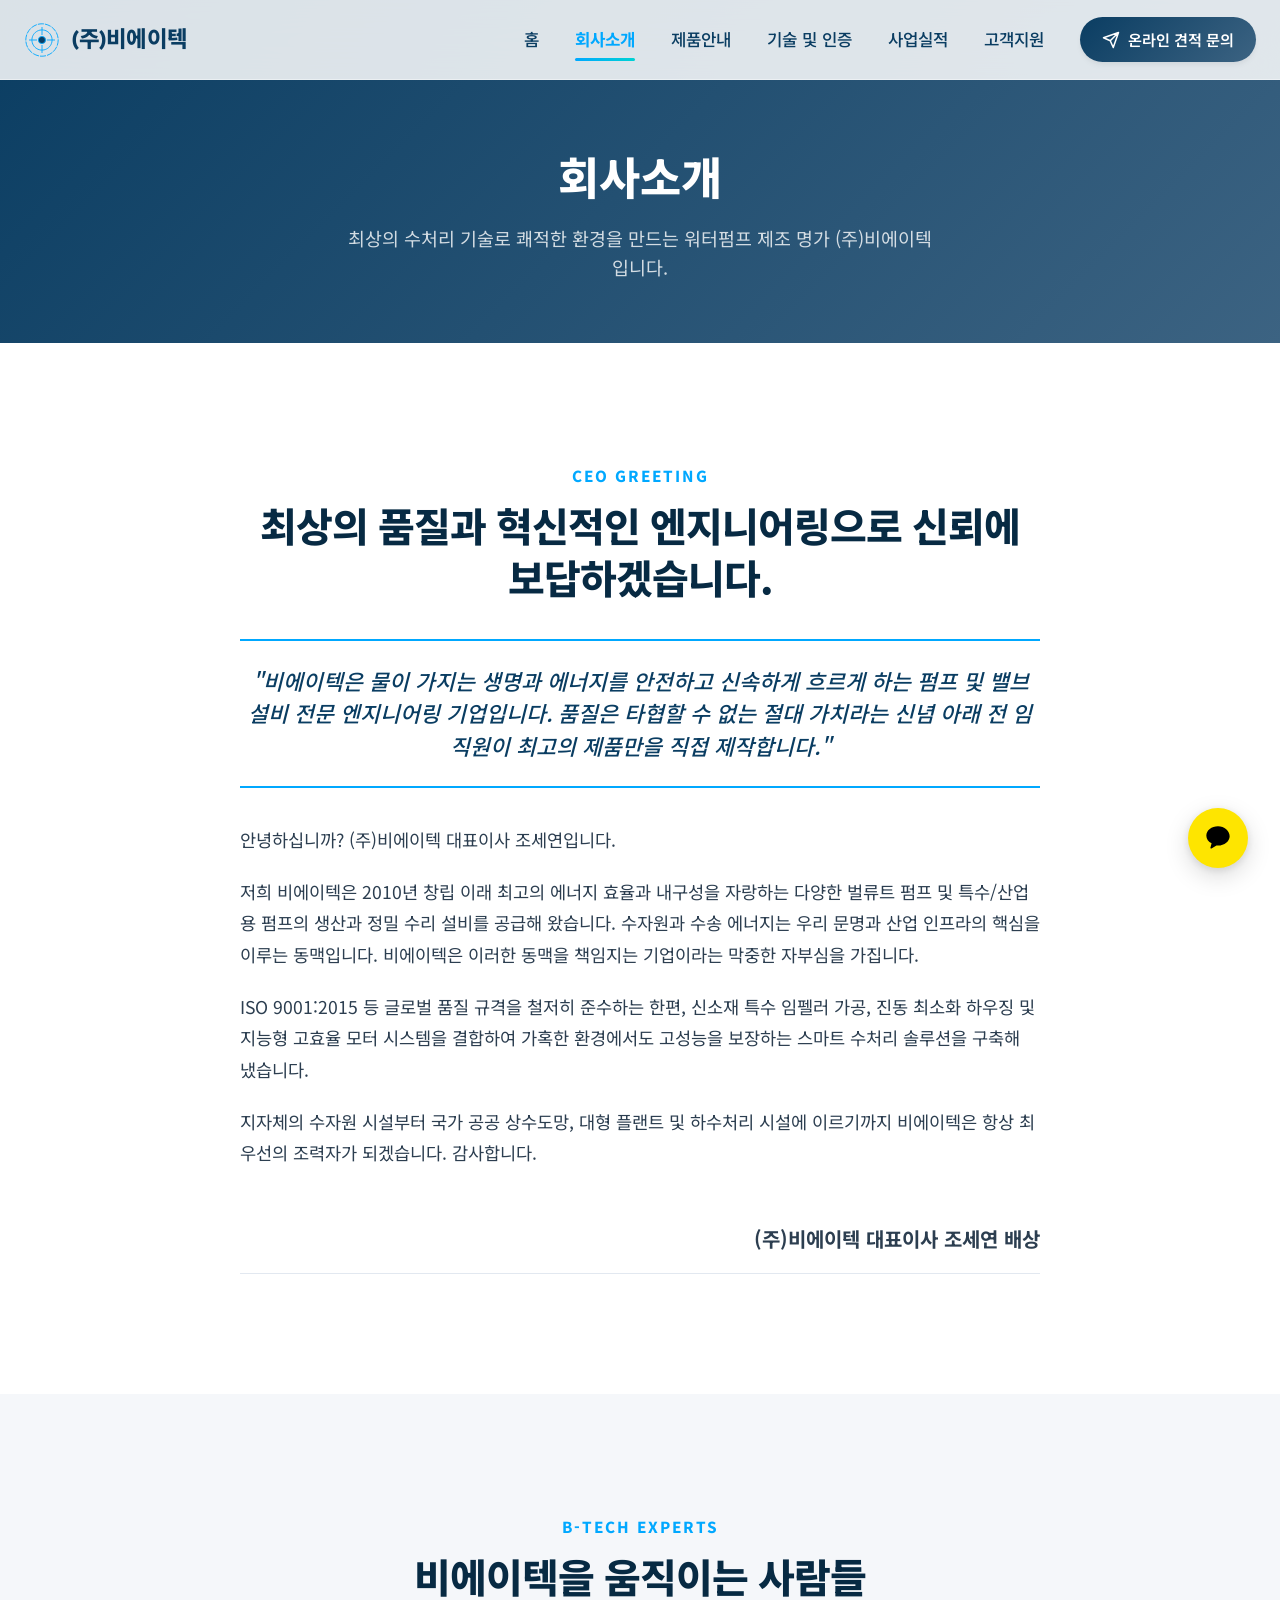
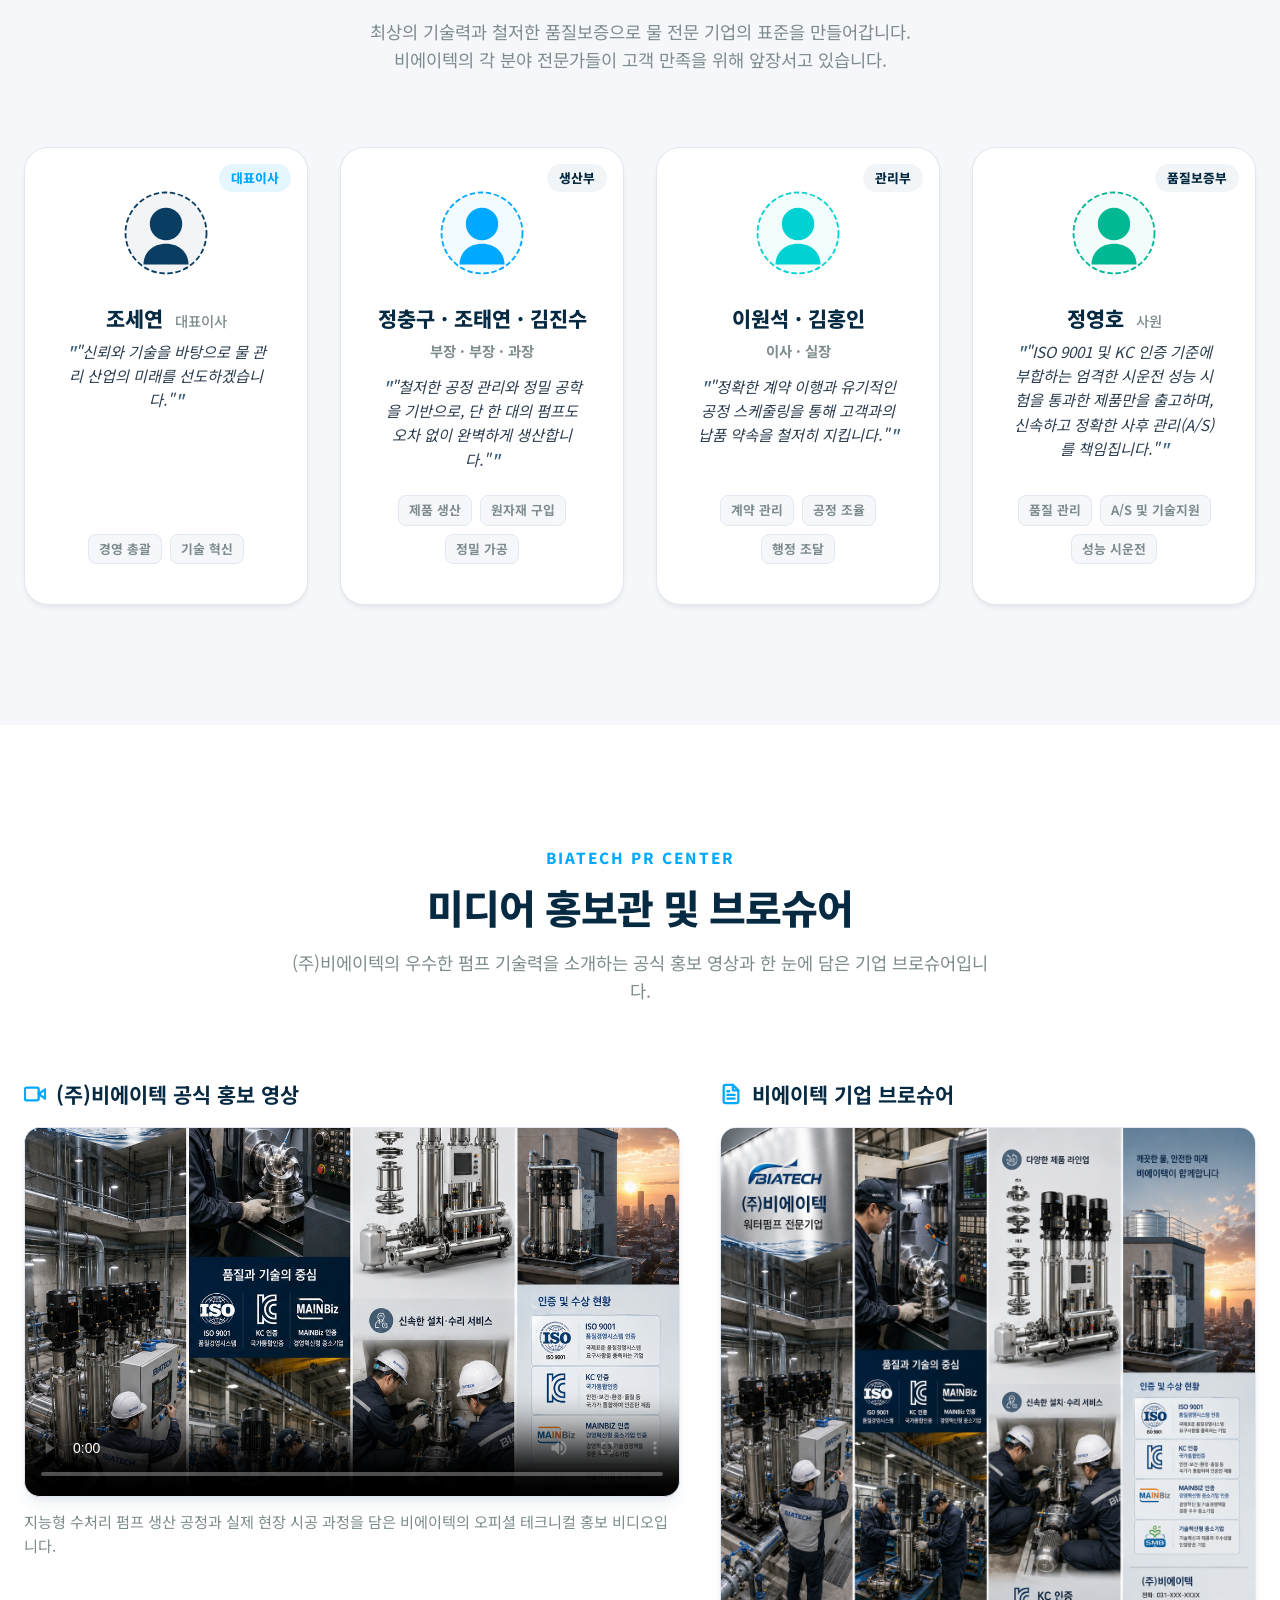
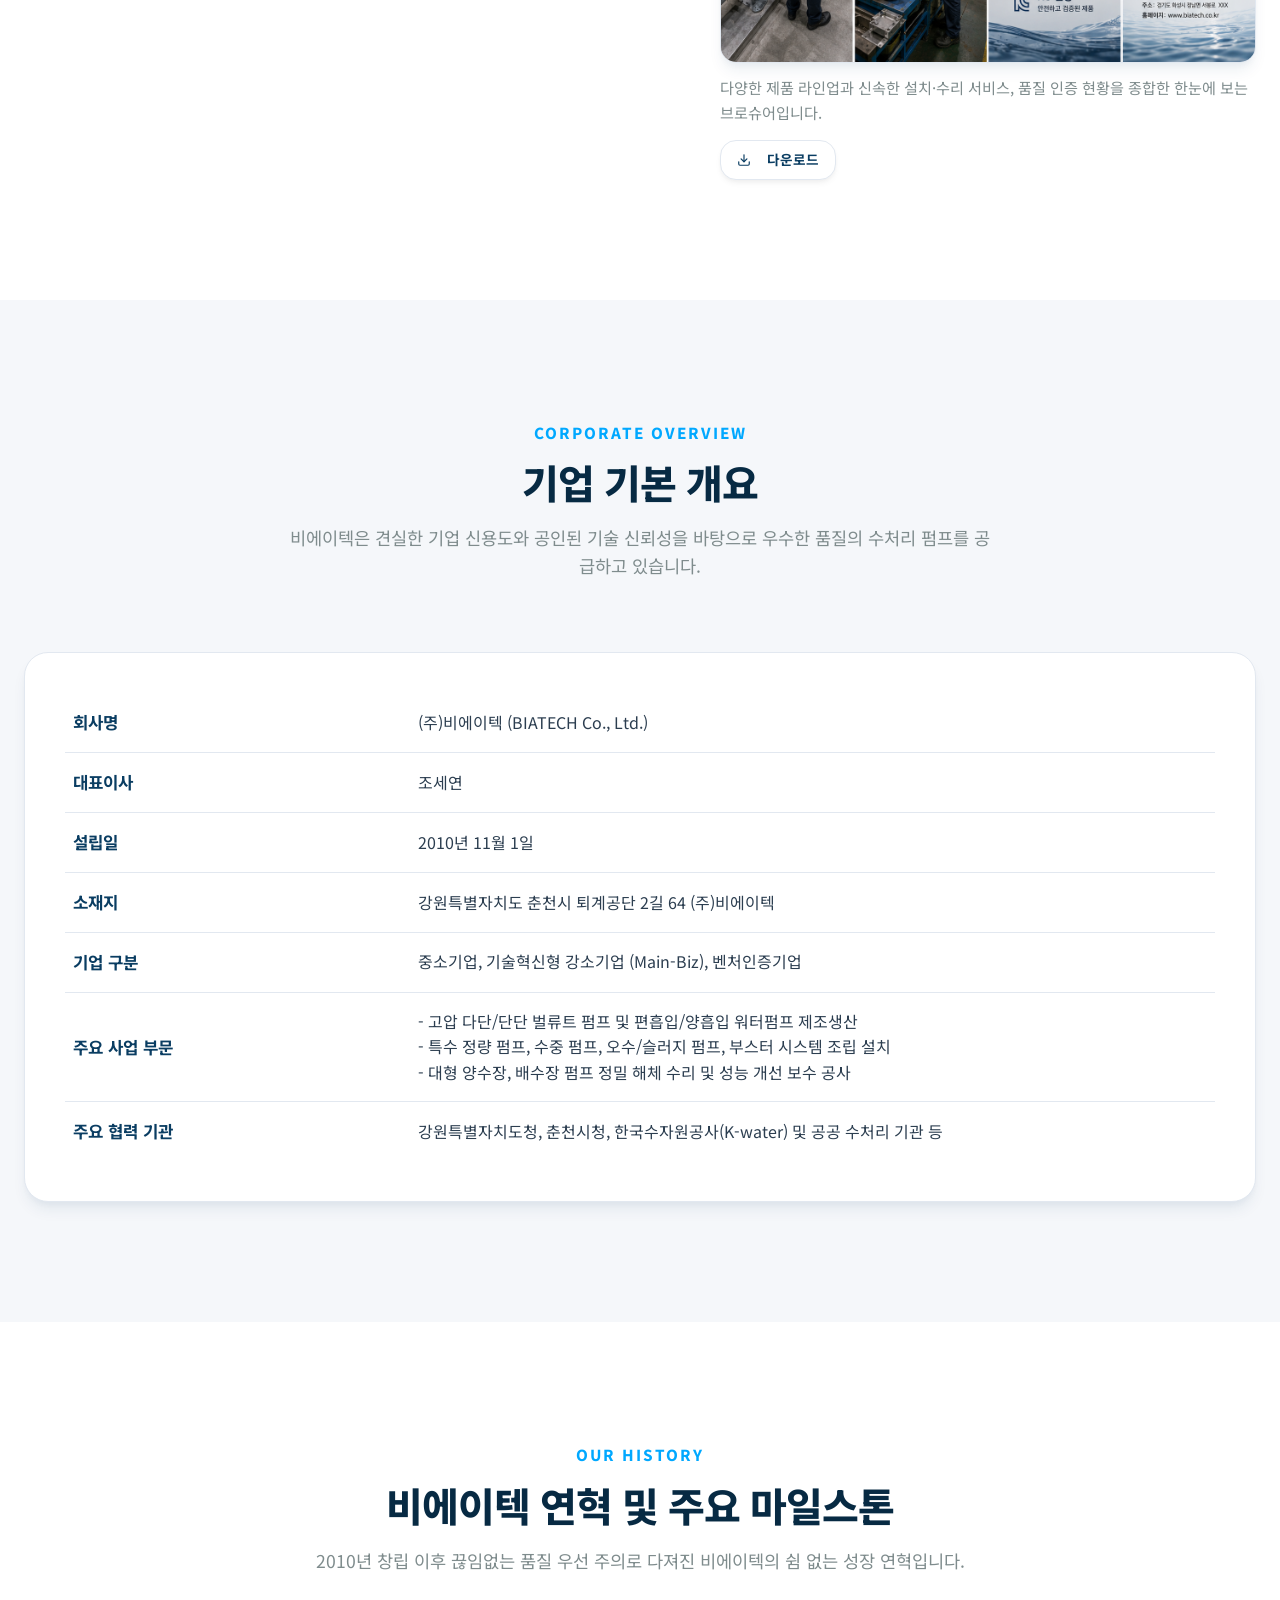
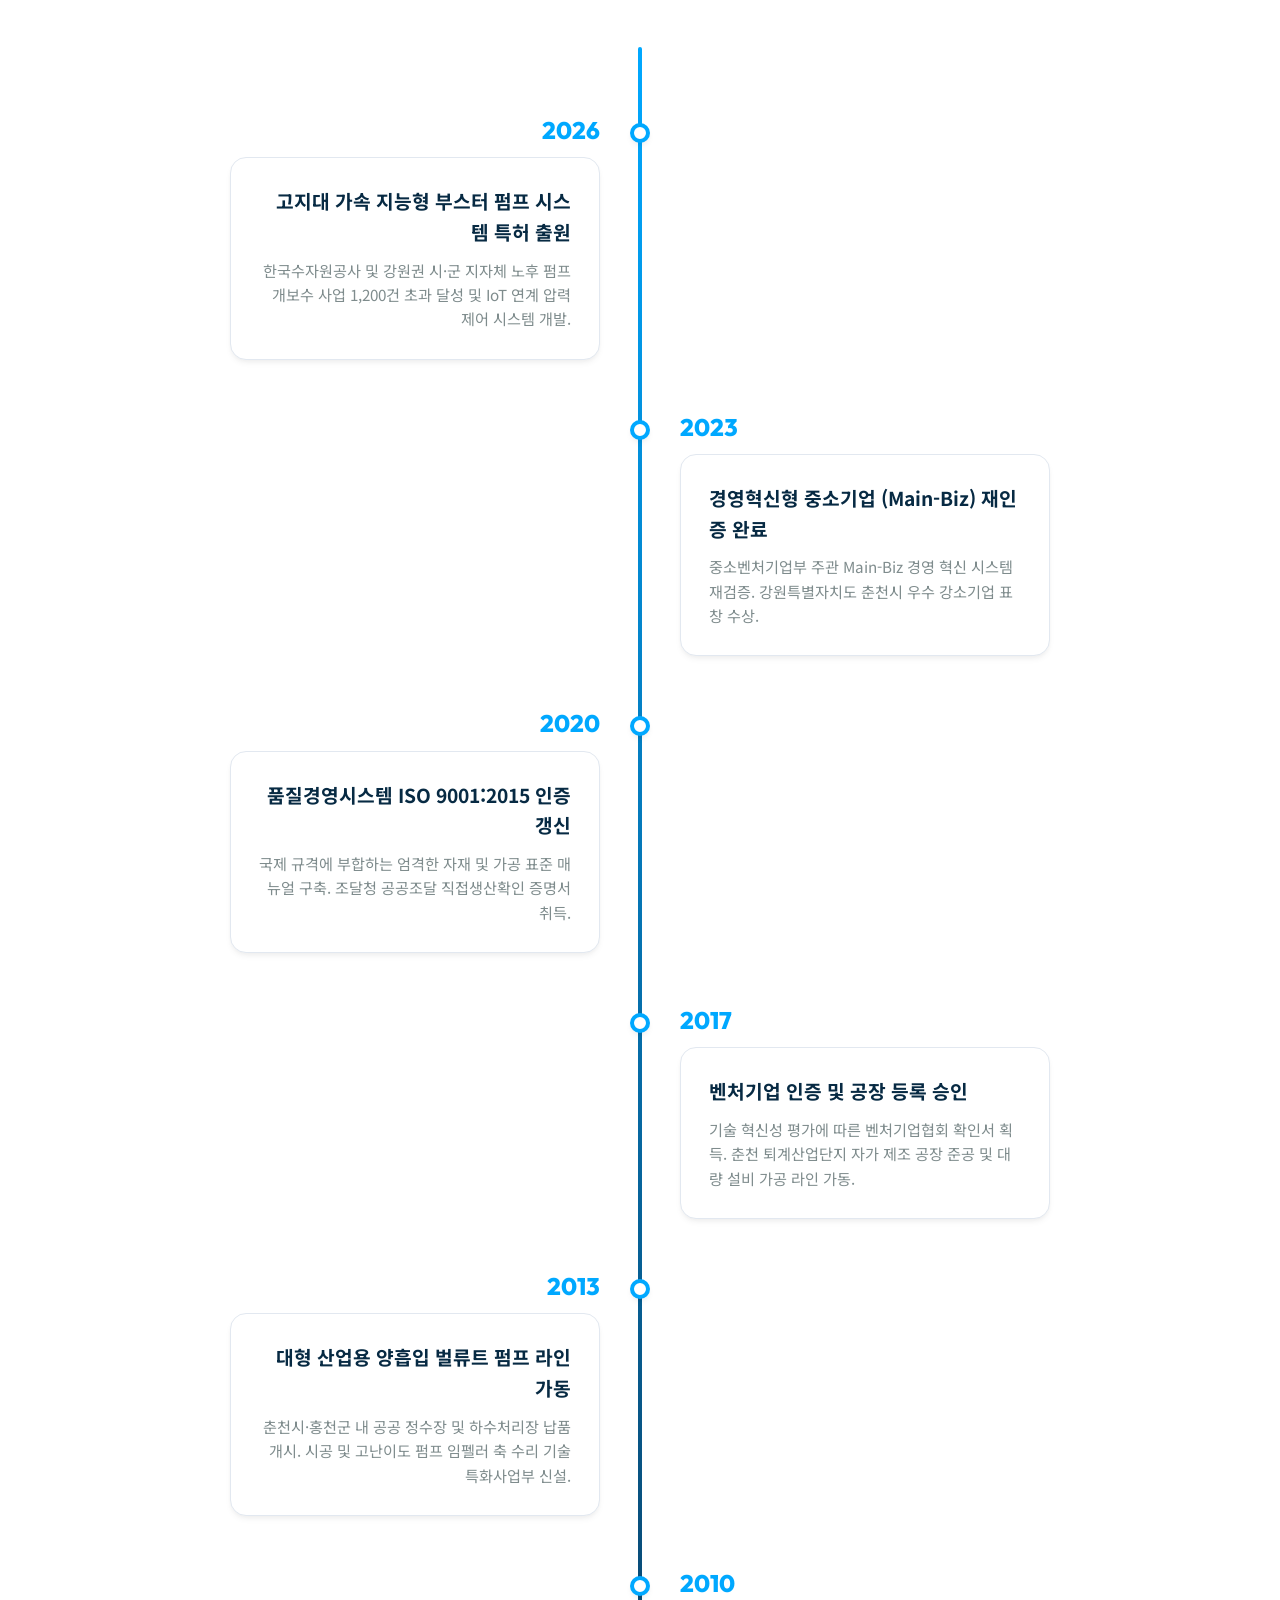
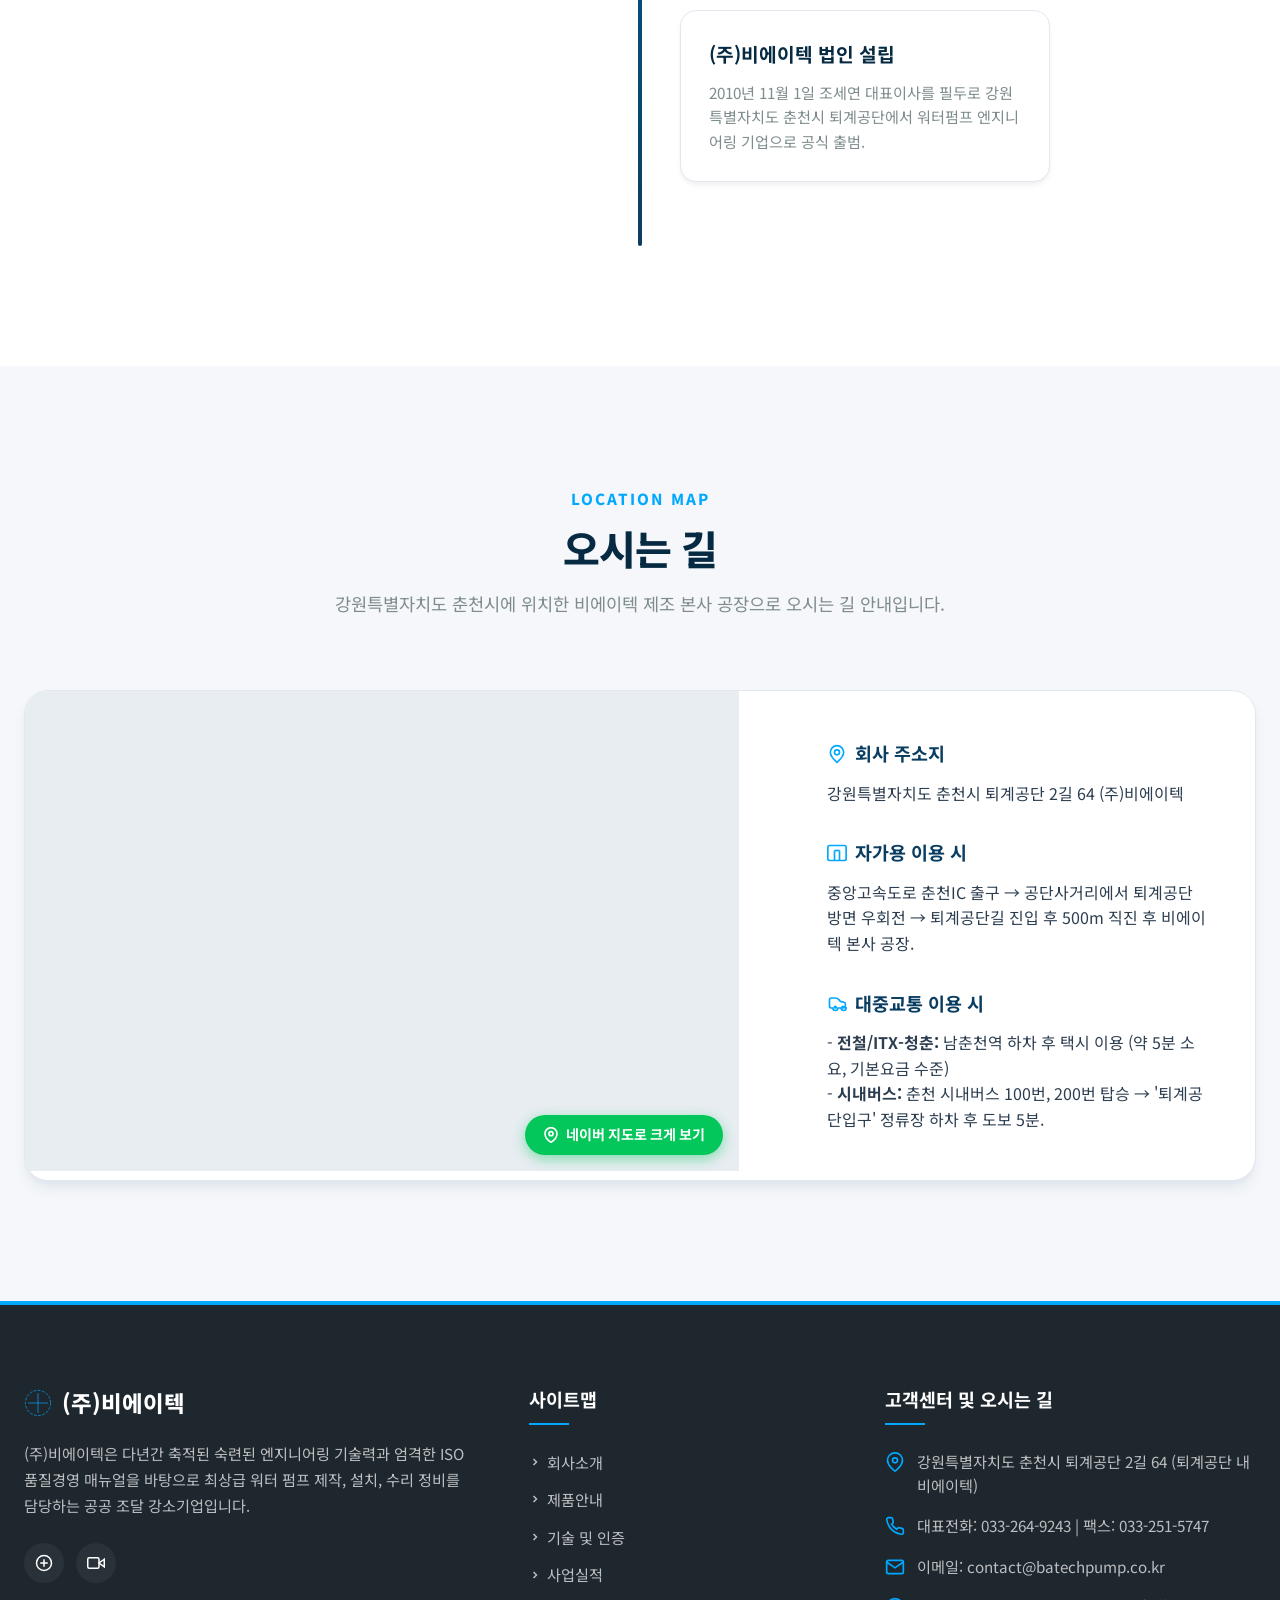
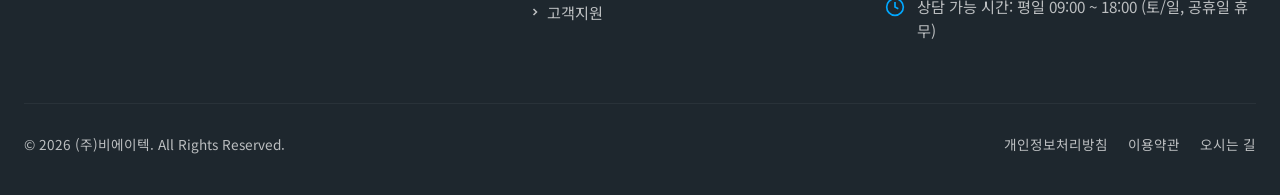
<file: company.html>
<!DOCTYPE html>
<html lang="ko">
<head>
  <meta charset="UTF-8">
  <meta name="viewport" content="width=device-width, initial-scale=1.0">
  <meta name="description" content="(주)비에이텍의 기업 비전, CEO 조세연 대표이사의 인사말, 설립(2010년 11월 1일)부터의 연혁, 그리고 춘천 퇴계공단 오시는 길을 상세히 소개합니다.">
  <title>회사소개 - (주)비에이텍</title>
  <link rel="stylesheet" href="style.css">
  <script src="script.js" defer></script>
</head>
<body>

  <!-- --- Header / Navigation --- -->
  <header class="header" id="main-header">
    <div class="nav-container">
      <a href="index.html" class="logo" id="header-logo">
        <svg viewBox="0 0 100 100" aria-hidden="true">
          <circle cx="50" cy="50" r="45" stroke-dasharray="15 5" />
          <circle cx="50" cy="50" r="28" stroke-dasharray="5 2" />
          <path d="M50,15 L50,35 M50,65 L50,85 M15,50 L35,50 M65,50 L85,50" />
          <circle cx="50" cy="50" r="10" fill="currentColor" />
        </svg>
        <span>(주)비에이텍</span>
      </a>
      
      <nav class="nav-menu" id="header-nav-menu">
        <div class="nav-item"><a href="index.html" class="nav-link" id="nav-home">홈</a></div>
        <div class="nav-item active"><a href="company.html" class="nav-link" id="nav-company">회사소개</a></div>
        <div class="nav-item"><a href="products.html" class="nav-link" id="nav-products">제품안내</a></div>
        <div class="nav-item"><a href="technology.html" class="nav-link" id="nav-tech">기술 및 인증</a></div>
        <div class="nav-item"><a href="performance.html" class="nav-link" id="nav-perf">사업실적</a></div>
        <div class="nav-item"><a href="support.html" class="nav-link" id="nav-support">고객지원</a></div>
        <a href="support.html#inquiry-form-section" class="nav-cta" id="nav-cta-btn">
          <svg viewBox="0 0 24 24" width="18" height="18" fill="none" stroke="currentColor" stroke-width="2" stroke-linecap="round" stroke-linejoin="round"><path d="M22 2L11 13M22 2l-7 20-4-9-9-4 20-7z"/></svg>
          온라인 견적 문의
        </a>
      </nav>

      <button class="menu-toggle" aria-label="메뉴 열기/닫기" id="hamburger-menu">
        <span></span>
        <span></span>
        <span></span>
      </button>
    </div>
  </header>

  <!-- --- Page Cover --- -->
  <section class="section" style="padding: 140px 0 60px; background: linear-gradient(135deg, var(--primary-color) 0%, var(--primary-light) 100%); color: var(--text-light); text-align: center;">
    <div class="container">
      <h1 style="font-size: 2.8rem; font-weight: 800; margin-bottom: 12px;">회사소개</h1>
      <p style="color: rgba(255, 255, 255, 0.8); font-size: 1.15rem; max-width: 600px; margin: 0 auto;">최상의 수처리 기술로 쾌적한 환경을 만드는 워터펌프 제조 명가 (주)비에이텍입니다.</p>
    </div>
  </section>

  <!-- --- CEO Greeting Section --- -->
  <section class="section section-white" id="ceo-section">
    <div class="container">
      <div style="max-width: 800px; margin: 0 auto;">
        <div class="intro-content">
          <span class="section-subtitle" style="text-align: center;">CEO Greeting</span>
          <h2 class="section-title" style="text-align: center; margin-bottom: 36px;" id="ceo-title">최상의 품질과 혁신적인 엔지니어링으로 신뢰에 보답하겠습니다.</h2>
          <p class="ceo-message" id="ceo-philosophy" style="border-left: none; border-top: 2px solid var(--accent-color); border-bottom: 2px solid var(--accent-color); padding: 24px 0; text-align: center; margin: 36px 0; font-size: 1.35rem;">
            "비에이텍은 물이 가지는 생명과 에너지를 안전하고 신속하게 흐르게 하는 펌프 및 밸브 설비 전문 엔지니어링 기업입니다. 품질은 타협할 수 없는 절대 가치라는 신념 아래 전 임직원이 최고의 제품만을 직접 제작합니다."
          </p>
          <div style="font-size: 1.1rem; color: var(--text-main); display: flex; flex-direction: column; gap: 20px; line-height: 1.8;">
            <p>안녕하십니까? (주)비에이텍 대표이사 조세연입니다.</p>
            <p>저희 비에이텍은 2010년 창립 이래 최고의 에너지 효율과 내구성을 자랑하는 다양한 벌류트 펌프 및 특수/산업용 펌프의 생산과 정밀 수리 설비를 공급해 왔습니다. 수자원과 수송 에너지는 우리 문명과 산업 인프라의 핵심을 이루는 동맥입니다. 비에이텍은 이러한 동맥을 책임지는 기업이라는 막중한 자부심을 가집니다.</p>
            <p>ISO 9001:2015 등 글로벌 품질 규격을 철저히 준수하는 한편, 신소재 특수 임펠러 가공, 진동 최소화 하우징 및 지능형 고효율 모터 시스템을 결합하여 가혹한 환경에서도 고성능을 보장하는 스마트 수처리 솔루션을 구축해 냈습니다.</p>
            <p>지자체의 수자원 시설부터 국가 공공 상수도망, 대형 플랜트 및 하수처리 시설에 이르기까지 비에이텍은 항상 최우선의 조력자가 되겠습니다. 감사합니다.</p>
            <p style="margin-top: 32px; font-size: 1.25rem; text-align: right; border-bottom: 1px solid var(--border-color); padding-bottom: 16px;">
              <strong>(주)비에이텍 대표이사 조세연 배상</strong>
            </p>
          </div>
        </div>
      </div>
    </div>
  </section>

  <!-- --- Team Members Section --- -->
  <section class="section section-light" id="team-section">
    <div class="container">
      <div class="section-header">
        <span class="section-subtitle">B-Tech Experts</span>
        <h2 class="section-title" id="team-title">비에이텍을 움직이는 사람들</h2>
        <p class="section-desc">최상의 기술력과 철저한 품질보증으로 물 전문 기업의 표준을 만들어갑니다.<br>비에이텍의 각 분야 전문가들이 고객 만족을 위해 앞장서고 있습니다.</p>
      </div>

      <div class="team-grid" id="team-experts-grid">
        
        <!-- 1. CEO Card -->
        <div class="team-card ceo-card" id="member-ceo">
          <div class="team-badge">대표이사</div>
          <div class="team-avatar-box">
            <!-- Modern Stylized SVG Profile Silhouette for CEO -->
            <svg viewBox="0 0 100 100" class="team-svg-avatar" aria-hidden="true">
              <circle cx="50" cy="50" r="46" fill="var(--primary-dark)" opacity="0.05" />
              <circle cx="50" cy="40" r="18" fill="var(--primary-color)" />
              <path d="M50,62 C35,62 25,72 25,85 L75,85 C75,72 65,62 50,62 Z" fill="var(--primary-color)" />
              <circle cx="50" cy="50" r="45" fill="none" stroke="var(--primary-color)" stroke-width="2" stroke-dasharray="6 3" />
            </svg>
          </div>
          <h3 class="team-name">조세연 <span>대표이사</span></h3>
          <p class="team-quote">"신뢰와 기술을 바탕으로 물 관리 산업의 미래를 선도하겠습니다."</p>
          <div class="team-duties">
            <span class="duty-tag">경영 총괄</span>
            <span class="duty-tag">기술 혁신</span>
          </div>
        </div>

        <!-- 2. Production Dept Card -->
        <div class="team-card" id="member-production">
          <div class="team-badge">생산부</div>
          <div class="team-avatar-box">
            <!-- Modern Stylized SVG Profile Silhouette for Production Dept -->
            <svg viewBox="0 0 100 100" class="team-svg-avatar" aria-hidden="true">
              <circle cx="50" cy="50" r="46" fill="var(--accent-color)" opacity="0.05" />
              <circle cx="50" cy="40" r="18" fill="var(--accent-color)" />
              <path d="M50,62 C35,62 25,72 25,85 L75,85 C75,72 65,62 50,62 Z" fill="var(--accent-color)" />
              <circle cx="50" cy="50" r="45" fill="none" stroke="var(--accent-color)" stroke-width="2" stroke-dasharray="6 3" />
            </svg>
          </div>
          <h3 class="team-name">정충구 · 조태연 · 김진수</h3>
          <div class="team-positions">부장 · 부장 · 과장</div>
          <p class="team-quote">"철저한 공정 관리와 정밀 공학을 기반으로, 단 한 대의 펌프도 오차 없이 완벽하게 생산합니다."</p>
          <div class="team-duties">
            <span class="duty-tag">제품 생산</span>
            <span class="duty-tag">원자재 구입</span>
            <span class="duty-tag">정밀 가공</span>
          </div>
        </div>

        <!-- 3. Administration Dept Card -->
        <div class="team-card" id="member-admin">
          <div class="team-badge">관리부</div>
          <div class="team-avatar-box">
            <!-- Modern Stylized SVG Profile Silhouette for Admin Dept -->
            <svg viewBox="0 0 100 100" class="team-svg-avatar" aria-hidden="true">
              <circle cx="50" cy="50" r="46" fill="var(--secondary-color)" opacity="0.05" />
              <circle cx="50" cy="40" r="18" fill="var(--secondary-color)" />
              <path d="M50,62 C35,62 25,72 25,85 L75,85 C75,72 65,62 50,62 Z" fill="var(--secondary-color)" />
              <circle cx="50" cy="50" r="45" fill="none" stroke="var(--secondary-color)" stroke-width="2" stroke-dasharray="6 3" />
            </svg>
          </div>
          <h3 class="team-name">이원석 · 김홍인</h3>
          <div class="team-positions">이사 · 실장</div>
          <p class="team-quote">"정확한 계약 이행과 유기적인 공정 스케줄링을 통해 고객과의 납품 약속을 철저히 지킵니다."</p>
          <div class="team-duties">
            <span class="duty-tag">계약 관리</span>
            <span class="duty-tag">공정 조율</span>
            <span class="duty-tag">행정 조달</span>
          </div>
        </div>

        <!-- 4. Quality Assurance Dept Card -->
        <div class="team-card" id="member-qa">
          <div class="team-badge">품질보증부</div>
          <div class="team-avatar-box">
            <!-- Modern Stylized SVG Profile Silhouette for QA Dept -->
            <svg viewBox="0 0 100 100" class="team-svg-avatar" aria-hidden="true">
              <circle cx="50" cy="50" r="46" fill="#00b894" opacity="0.05" />
              <circle cx="50" cy="40" r="18" fill="#00b894" />
              <path d="M50,62 C35,62 25,72 25,85 L75,85 C75,72 65,62 50,62 Z" fill="#00b894" />
              <circle cx="50" cy="50" r="45" fill="none" stroke="#00b894" stroke-width="2" stroke-dasharray="6 3" />
            </svg>
          </div>
          <h3 class="team-name">정영호 <span>사원</span></h3>
          <p class="team-quote">"ISO 9001 및 KC 인증 기준에 부합하는 엄격한 시운전 성능 시험을 통과한 제품만을 출고하며, 신속하고 정확한 사후 관리(A/S)를 책임집니다."</p>
          <div class="team-duties">
            <span class="duty-tag">품질 관리</span>
            <span class="duty-tag">A/S 및 기술지원</span>
            <span class="duty-tag">성능 시운전</span>
          </div>
        </div>

      </div>
    </div>
  </section>

  <!-- --- BIATECH PR Center Section --- -->
  <section class="section section-white" id="pr-center-section">
    <div class="container">
      <div class="section-header">
        <span class="section-subtitle">BIATECH PR Center</span>
        <h2 class="section-title" id="pr-center-title">미디어 홍보관 및 브로슈어</h2>
        <p class="section-desc">(주)비에이텍의 우수한 펌프 기술력을 소개하는 공식 홍보 영상과 한 눈에 담은 기업 브로슈어입니다.</p>
      </div>

      <div class="company-intro-grid" style="align-items: flex-start; gap: 40px;">
        <!-- Left: Promo Video -->
        <div class="video-box" style="width: 100%;">
          <h3 style="font-size: 1.3rem; font-weight: 700; color: var(--primary-dark); margin-bottom: 16px; display: flex; align-items: center; gap: 10px;">
            <svg viewBox="0 0 24 24" width="22" height="22" fill="none" stroke="var(--accent-color)" stroke-width="2.5" stroke-linecap="round" stroke-linejoin="round"><polygon points="23 7 16 12 23 17 23 7"/><rect x="1" y="5" width="15" height="14" rx="2" ry="2"/></svg>
            (주)비에이텍 공식 홍보 영상
          </h3>
          <div class="video-wrapper" style="position: relative; border-radius: var(--radius-md); overflow: hidden; border: 1px solid var(--border-color); box-shadow: var(--shadow-md); background-color: var(--primary-dark);">
            <video class="promo-video" controls poster="브로슈어.png" style="width: 100%; aspect-ratio: 16/9; display: block; object-fit: cover;">
              <source src="광고영상.mp4" type="video/mp4">
              사용하시는 브라우저가 비디오 태그를 지원하지 않습니다.
            </video>
          </div>
          <p style="margin-top: 12px; color: var(--text-muted); font-size: 0.95rem;">
            지능형 수처리 펌프 생산 공정과 실제 현장 시공 과정을 담은 비에이텍의 오피셜 테크니컬 홍보 비디오입니다.
          </p>
        </div>

        <!-- Right: Brochure Preview -->
        <div class="brochure-box" style="width: 100%;">
          <h3 style="font-size: 1.3rem; font-weight: 700; color: var(--primary-dark); margin-bottom: 16px; display: flex; align-items: center; gap: 10px;">
            <svg viewBox="0 0 24 24" width="22" height="22" fill="none" stroke="var(--accent-color)" stroke-width="2.5" stroke-linecap="round" stroke-linejoin="round"><path d="M14 2H6a2 2 0 0 0-2 2v16a2 2 0 0 0 2 2h12a2 2 0 0 0 2-2V8z"/><polyline points="14 2 14 8 20 8"/><line x1="16" y1="13" x2="8" y2="13"/><line x1="16" y1="17" x2="8" y2="17"/><polyline points="10 9 9 9 8 9"/></svg>
            비에이텍 기업 브로슈어
          </h3>
          <div class="brochure-card" id="brochure-card" style="cursor: pointer; position: relative; overflow: hidden; border-radius: var(--radius-md); border: 1px solid var(--border-color); box-shadow: var(--shadow-md); transition: var(--transition-smooth); background-color: #fff; height: auto;">
            <img src="브로슈어.png" alt="(주)비에이텍 브로슈어" style="width: 100%; height: auto; display: block; transition: transform 0.4s ease;">
            <div class="brochure-overlay" style="position: absolute; top: 0; left: 0; width: 100%; height: 100%; background: rgba(10, 61, 98, 0.4); display: flex; flex-direction: column; align-items: center; justify-content: center; opacity: 0; transition: all 0.3s ease; color: #fff;">
              <svg viewBox="0 0 24 24" width="48" height="48" fill="none" stroke="currentColor" stroke-width="2" stroke-linecap="round" stroke-linejoin="round" style="margin-bottom: 12px; filter: drop-shadow(0 2px 4px rgba(0,0,0,0.3));"><circle cx="11" cy="11" r="8"/><line x1="21" y1="21" x2="16.65" y2="16.65"/><line x1="11" y1="8" x2="11" y2="14"/><line x1="8" y1="11" x2="14" y2="11"/></svg>
              <span style="font-weight: 700; font-size: 1.1rem; text-shadow: 0 2px 4px rgba(0,0,0,0.5);">클릭하여 브로슈어 확대보기</span>
            </div>
          </div>
          <div style="margin-top: 12px; display: flex; justify-content: space-between; align-items: center; gap: 16px; flex-wrap: wrap;">
            <span style="color: var(--text-muted); font-size: 0.95rem; flex-grow: 1;">
              다양한 제품 라인업과 신속한 설치·수리 서비스, 품질 인증 현황을 종합한 한눈에 보는 브로슈어입니다.
            </span>
            <a href="브로슈어.png" download class="btn btn-secondary" style="padding: 8px 16px; font-size: 0.85rem; white-space: nowrap; height: fit-content;">
              <svg viewBox="0 0 24 24" width="14" height="14" fill="none" stroke="currentColor" stroke-width="2" stroke-linecap="round" stroke-linejoin="round" style="margin-right: 6px; vertical-align: middle;"><path d="M21 15v4a2 2 0 0 1-2 2H5a2 2 0 0 1-2-2v-4"/><polyline points="7 10 12 15 17 10"/><line x1="12" y1="15" x2="12" y2="3"/></svg>
              다운로드
            </a>
          </div>
        </div>
      </div>
    </div>
  </section>

  <!-- --- Corporate Overview --- -->
  <section class="section section-light" id="overview-section">
    <div class="container">
      <div class="section-header">
        <span class="section-subtitle">Corporate Overview</span>
        <h2 class="section-title" id="overview-title">기업 기본 개요</h2>
        <p class="section-desc">비에이텍은 견실한 기업 신용도와 공인된 기술 신뢰성을 바탕으로 우수한 품질의 수처리 펌프를 공급하고 있습니다.</p>
      </div>

      <div class="company-profile-card">
        <table class="table-overview" id="overview-table" summary="회사명, 대표자, 설립일, 소재지, 주요 사업 등 기업 정보">
          <tbody>
            <tr>
              <th scope="row">회사명</th>
              <td>(주)비에이텍 (BIATECH Co., Ltd.)</td>
            </tr>
            <tr>
              <th scope="row">대표이사</th>
              <td>조세연</td>
            </tr>
            <tr>
              <th scope="row">설립일</th>
              <td>2010년 11월 1일</td>
            </tr>
            <tr>
              <th scope="row">소재지</th>
              <td>강원특별자치도 춘천시 퇴계공단 2길 64 (주)비에이텍</td>
            </tr>
            <tr>
              <th scope="row">기업 구분</th>
              <td>중소기업, 기술혁신형 강소기업 (Main-Biz), 벤처인증기업</td>
            </tr>
            <tr>
              <th scope="row">주요 사업 부문</th>
              <td>
                - 고압 다단/단단 벌류트 펌프 및 편흡입/양흡입 워터펌프 제조생산<br>
                - 특수 정량 펌프, 수중 펌프, 오수/슬러지 펌프, 부스터 시스템 조립 설치<br>
                - 대형 양수장, 배수장 펌프 정밀 해체 수리 및 성능 개선 보수 공사
              </td>
            </tr>
            <tr>
              <th scope="row">주요 협력 기관</th>
              <td>강원특별자치도청, 춘천시청, 한국수자원공사(K-water) 및 공공 수처리 기관 등</td>
            </tr>
          </tbody>
        </table>
      </div>
    </div>
  </section>

  <!-- --- Timeline History Section --- -->
  <section class="section section-white" id="timeline-section">
    <div class="container">
      <div class="section-header">
        <span class="section-subtitle">Our History</span>
        <h2 class="section-title" id="timeline-title">비에이텍 연혁 및 주요 마일스톤</h2>
        <p class="section-desc">2010년 창립 이후 끊임없는 품질 우선 주의로 다져진 비에이텍의 쉼 없는 성장 연혁입니다.</p>
      </div>

      <div class="timeline" id="history-timeline">
        <!-- 2026 -->
        <div class="timeline-item">
          <div class="timeline-dot"></div>
          <div class="timeline-date">2026</div>
          <div class="timeline-content">
            <h4>고지대 가속 지능형 부스터 펌프 시스템 특허 출원</h4>
            <p>한국수자원공사 및 강원권 시·군 지자체 노후 펌프 개보수 사업 1,200건 초과 달성 및 IoT 연계 압력 제어 시스템 개발.</p>
          </div>
        </div>

        <!-- 2023 -->
        <div class="timeline-item">
          <div class="timeline-dot"></div>
          <div class="timeline-date">2023</div>
          <div class="timeline-content">
            <h4>경영혁신형 중소기업 (Main-Biz) 재인증 완료</h4>
            <p>중소벤처기업부 주관 Main-Biz 경영 혁신 시스템 재검증. 강원특별자치도 춘천시 우수 강소기업 표창 수상.</p>
          </div>
        </div>

        <!-- 2020 -->
        <div class="timeline-item">
          <div class="timeline-dot"></div>
          <div class="timeline-date">2020</div>
          <div class="timeline-content">
            <h4>품질경영시스템 ISO 9001:2015 인증 갱신</h4>
            <p>국제 규격에 부합하는 엄격한 자재 및 가공 표준 매뉴얼 구축. 조달청 공공조달 직접생산확인 증명서 취득.</p>
          </div>
        </div>

        <!-- 2017 -->
        <div class="timeline-item">
          <div class="timeline-dot"></div>
          <div class="timeline-date">2017</div>
          <div class="timeline-content">
            <h4>벤처기업 인증 및 공장 등록 승인</h4>
            <p>기술 혁신성 평가에 따른 벤처기업협회 확인서 획득. 춘천 퇴계산업단지 자가 제조 공장 준공 및 대량 설비 가공 라인 가동.</p>
          </div>
        </div>

        <!-- 2013 -->
        <div class="timeline-item">
          <div class="timeline-dot"></div>
          <div class="timeline-date">2013</div>
          <div class="timeline-content">
            <h4>대형 산업용 양흡입 벌류트 펌프 라인 가동</h4>
            <p>춘천시·홍천군 내 공공 정수장 및 하수처리장 납품 개시. 시공 및 고난이도 펌프 임펠러 축 수리 기술 특화사업부 신설.</p>
          </div>
        </div>

        <!-- 2010 -->
        <div class="timeline-item">
          <div class="timeline-dot"></div>
          <div class="timeline-date">2010</div>
          <div class="timeline-content">
            <h4>(주)비에이텍 법인 설립</h4>
            <p>2010년 11월 1일 조세연 대표이사를 필두로 강원특별자치도 춘천시 퇴계공단에서 워터펌프 엔지니어링 기업으로 공식 출범.</p>
          </div>
        </div>
      </div>
    </div>
  </section>

  <!-- --- Map & Location Section --- -->
  <section class="section section-light" id="location-section">
    <div class="container">
      <div class="section-header">
        <span class="section-subtitle">Location Map</span>
        <h2 class="section-title" id="location-title">오시는 길</h2>
        <p class="section-desc">강원특별자치도 춘천시에 위치한 비에이텍 제조 본사 공장으로 오시는 길 안내입니다.</p>
      </div>

      <div class="map-container" id="location-guide-box">
        <div class="map-embed" id="map-frame" style="padding: 0; overflow: hidden; position: relative; background: #e8edf2; min-height: 420px;">
          <!-- Naver Map Embed: 강원특별자치도 춘천시 퇴계공단 2길 64 (주)비에이텍 -->
          <iframe
            id="naver-map-iframe"
            src="https://map.naver.com/p/search/%EA%B0%95%EC%9B%90%ED%8A%B9%EB%B3%84%EC%9E%90%EC%B9%98%EB%8F%84%20%EC%B6%98%EC%B2%9C%EC%8B%9C%20%ED%87%B4%EA%B3%84%EA%B3%B5%EB%8B%A8%202%EA%B8%B8%2064%20%EB%B9%84%EC%97%90%EC%9D%B4%ED%85%8D?c=15.00,0,0,0,dh"
            width="100%"
            height="420"
            style="border: none; display: block;"
            allowfullscreen
            loading="lazy"
            referrerpolicy="no-referrer-when-downgrade"
            title="(주)비에이텍 위치 - 강원특별자치도 춘천시 퇴계공단 2길 64"
          ></iframe>
          <!-- Naver Map Open Button Overlay -->
          <a
            href="https://map.naver.com/p/search/%EA%B0%95%EC%9B%90%ED%8A%B9%EB%B3%84%EC%9E%90%EC%B9%98%EB%8F%84%20%EC%B6%98%EC%B2%9C%EC%8B%9C%20%ED%87%B4%EA%B3%84%EA%B3%B5%EB%8B%A8%202%EA%B8%B8%2064%20%EB%B9%84%EC%97%90%EC%9D%B4%ED%85%8D"
            target="_blank"
            rel="noopener noreferrer"
            id="naver-map-link"
            style="
              position: absolute;
              bottom: 16px;
              right: 16px;
              display: inline-flex;
              align-items: center;
              gap: 7px;
              background: #03c75a;
              color: #fff;
              font-family: 'Outfit', 'Noto Sans KR', sans-serif;
              font-size: 0.88rem;
              font-weight: 700;
              padding: 9px 18px;
              border-radius: 50px;
              text-decoration: none;
              box-shadow: 0 4px 14px rgba(3, 199, 90, 0.45);
              transition: transform 0.18s ease, box-shadow 0.18s ease;
              z-index: 10;
            "
            onmouseover="this.style.transform='translateY(-2px)';this.style.boxShadow='0 8px 20px rgba(3,199,90,0.55)'"
            onmouseout="this.style.transform='translateY(0)';this.style.boxShadow='0 4px 14px rgba(3,199,90,0.45)'"
          >
            <svg viewBox="0 0 24 24" width="16" height="16" fill="none" stroke="currentColor" stroke-width="2.5" stroke-linecap="round" stroke-linejoin="round">
              <path d="M21 10c0 7-9 13-9 13s-9-6-9-13a9 9 0 0 1 18 0z"/><circle cx="12" cy="10" r="3"/>
            </svg>
            네이버 지도로 크게 보기
          </a>
        </div>
        
        <div class="map-info" id="location-guide-text">
          <div class="map-info-item">
            <h3 class="map-info-title">
              <svg viewBox="0 0 24 24"><path d="M12 2a8 8 0 0 0-8 8c0 5.25 8 12 8 12s8-6.75 8-12a8 8 0 0 0-8-8z"/><circle cx="12" cy="10" r="3"/></svg>
              회사 주소지
            </h3>
            <p class="map-info-text">강원특별자치도 춘천시 퇴계공단 2길 64 (주)비에이텍</p>
          </div>

          <div class="map-info-item">
            <h3 class="map-info-title">
              <svg viewBox="0 0 24 24"><rect x="1" y="3" width="22" height="18" rx="2" ry="2"/><line x1="9" y1="21" x2="9" y2="9"/><line x1="15" y1="21" x2="15" y2="9"/><line x1="9" y1="9" x2="15" y2="9"/></svg>
              자가용 이용 시
            </h3>
            <p class="map-info-text">중앙고속도로 춘천IC 출구 → 공단사거리에서 퇴계공단 방면 우회전 → 퇴계공단길 진입 후 500m 직진 후 비에이텍 본사 공장.</p>
          </div>

          <div class="map-info-item">
            <h3 class="map-info-title">
              <svg viewBox="0 0 24 24"><path d="M19 17h2c.6 0 1-.4 1-1v-3c0-.9-.7-1.7-1.5-1.9C18.7 10.6 16 10 16 10s-1.3-1.4-2.2-2.3C13 6.8 11.8 6 10.5 6H5c-1.1 0-2 .9-2 2v8c0 1.1.9 2 2 2h2c0 1.7 1.3 3 3 3s3-1.3 3-3h4c0 1.7 1.3 3 3 3s3-1.3 3-3zm-9 1c-.6 0-1-.4-1-1s.4-1 1-1 1 .4 1 1-.4 1-1 1zm9 0c-.6 0-1-.4-1-1s.4-1 1-1 1 .4 1 1-.4 1-1 1z"/></svg>
              대중교통 이용 시
            </h3>
            <p class="map-info-text">
              - <strong>전철/ITX-청춘:</strong> 남춘천역 하차 후 택시 이용 (약 5분 소요, 기본요금 수준)<br>
              - <strong>시내버스:</strong> 춘천 시내버스 100번, 200번 탑승 → '퇴계공단입구' 정류장 하차 후 도보 5분.
            </p>
          </div>
        </div>
      </div>
    </div>
  </section>

  <!-- --- Footer --- -->
  <footer class="footer" id="main-footer">
    <div class="container">
      <div class="footer-grid">
        <!-- Col 1: About B-Tech -->
        <div class="footer-info-col" id="footer-about">
          <h3>
            <svg viewBox="0 0 100 100">
              <circle cx="50" cy="50" r="45" stroke-dasharray="10 5" />
              <path d="M50,15 L50,85 M15,50 L85,50" />
            </svg>
            (주)비에이텍
          </h3>
          <p>
            (주)비에이텍은 다년간 축적된 숙련된 엔지니어링 기술력과 엄격한 ISO 품질경영 매뉴얼을 바탕으로 최상급 워터 펌프 제작, 설치, 수리 정비를 담당하는 공공 조달 강소기업입니다.
          </p>
          <div class="footer-socials" id="footer-social-links">
            <a href="#" class="footer-social-btn" aria-label="블로그"><svg viewBox="0 0 24 24"><path d="M2 12a10 10 0 1 1 10 10A10 10 0 0 1 2 12zm10-5v10m-5-5h10"/></svg></a>
            <a href="#" class="footer-social-btn" aria-label="유튜브"><svg viewBox="0 0 24 24"><polygon points="23 7 16 12 23 17 23 7"/><rect x="1" y="5" width="15" height="14" rx="2" ry="2"/></svg></a>
          </div>
        </div>

        <!-- Col 2: Navigation Links -->
        <div class="footer-links-col" id="footer-sitemap">
          <h4>사이트맵</h4>
          <ul class="footer-links-list">
            <li><a href="company.html"><svg viewBox="0 0 24 24" width="12" height="12" fill="none" stroke="currentColor" stroke-width="3"><polyline points="9 18 15 12 9 6"/></svg>회사소개</a></li>
            <li><a href="products.html"><svg viewBox="0 0 24 24" width="12" height="12" fill="none" stroke="currentColor" stroke-width="3"><polyline points="9 18 15 12 9 6"/></svg>제품안내</a></li>
            <li><a href="technology.html"><svg viewBox="0 0 24 24" width="12" height="12" fill="none" stroke="currentColor" stroke-width="3"><polyline points="9 18 15 12 9 6"/></svg>기술 및 인증</a></li>
            <li><a href="performance.html"><svg viewBox="0 0 24 24" width="12" height="12" fill="none" stroke="currentColor" stroke-width="3"><polyline points="9 18 15 12 9 6"/></svg>사업실적</a></li>
            <li><a href="support.html"><svg viewBox="0 0 24 24" width="12" height="12" fill="none" stroke="currentColor" stroke-width="3"><polyline points="9 18 15 12 9 6"/></svg>고객지원</a></li>
          </ul>
        </div>

        <!-- Col 3: Contact Info -->
        <div class="footer-contact-col" id="footer-contact-details">
          <h4>고객센터 및 오시는 길</h4>
          <div class="footer-contact-details">
            <div class="footer-contact-item">
              <svg viewBox="0 0 24 24"><path d="M21 10c0 7-9 13-9 13s-9-6-9-13a9 9 0 0 1 18 0z"/><circle cx="12" cy="10" r="3"/></svg>
              <span>강원특별자치도 춘천시 퇴계공단 2길 64 (퇴계공단 내 비에이텍)</span>
            </div>
            <div class="footer-contact-item">
              <svg viewBox="0 0 24 24"><path d="M22 16.92v3a2 2 0 0 1-2.18 2 19.79 19.79 0 0 1-8.63-3.07 19.5 19.5 0 0 1-6-6 19.79 19.79 0 0 1-3.07-8.67A2 2 0 0 1 4.11 2h3a2 2 0 0 1 2 1.72 12.84 12.84 0 0 0 .7 2.81 2 2 0 0 1-.45 2.11L8.09 9.91a16 16 0 0 0 6 6l1.27-1.27a2 2 0 0 1 2.11-.45 12.84 12.84 0 0 0 2.81.7A2 2 0 0 1 22 16.92z"/></svg>
              <span>대표전화: 033-264-9243 | 팩스: 033-251-5747</span>
            </div>
            <div class="footer-contact-item">
              <svg viewBox="0 0 24 24"><path d="M4 4h16c1.1 0 2 .9 2 2v12c0 1.1-.9 2-2 2H4c-1.1 0-2-.9-2-2V6c0-1.1.9-2 2-2z"/><polyline points="22,6 12,13 2,6"/></svg>
              <span>이메일: contact@batechpump.co.kr</span>
            </div>
            <div class="footer-contact-item">
              <svg viewBox="0 0 24 24"><circle cx="12" cy="12" r="10"/><polyline points="12 6 12 12 16 14"/></svg>
              <span>상담 가능 시간: 평일 09:00 ~ 18:00 (토/일, 공휴일 휴무)</span>
            </div>
          </div>
        </div>
      </div>

      <div class="footer-bottom" id="footer-base">
        <div>&copy; 2026 (주)비에이텍. All Rights Reserved.</div>
        <div class="footer-bottom-links">
          <a href="#">개인정보처리방침</a>
          <a href="#">이용약관</a>
          <a href="company.html#location-section">오시는 길</a>
        </div>
      </div>
    </div>
  </footer>

  <!-- --- Brochure Zoom Modal --- -->
  <div id="brochure-modal" class="modal" style="display: none; align-items: center; justify-content: center; background-color: rgba(10, 61, 98, 0.9); z-index: 2000; padding: 20px;">
    <div class="modal-content" style="max-width: 800px; width: 100%; background: none; box-shadow: none; padding: 0; position: relative;">
      <button class="modal-close" id="brochure-modal-close" style="position: absolute; top: -45px; right: 0; color: #fff; background: none; border: none; font-size: 2.2rem; cursor: pointer; transition: transform 0.2s ease;">
        <svg viewBox="0 0 24 24" width="36" height="36" fill="none" stroke="currentColor" stroke-width="2.5" stroke-linecap="round" stroke-linejoin="round"><line x1="18" y1="6" x2="6" y2="18"/><line x1="6" y1="6" x2="18" y2="18"/></svg>
      </button>
      <div style="background-color: #fff; border-radius: var(--radius-md); padding: 12px; overflow-y: auto; max-height: 80vh; display: flex; justify-content: center; box-shadow: var(--shadow-lg);">
        <img src="브로슈어.png" alt="(주)비에이텍 브로슈어 원본" style="max-width: 100%; height: auto; display: block; border-radius: var(--radius-sm);">
      </div>
    </div>
  </div>

  <script>
    document.addEventListener('DOMContentLoaded', () => {
      const card = document.getElementById('brochure-card');
      const bModal = document.getElementById('brochure-modal');
      const bClose = document.getElementById('brochure-modal-close');

      if (card && bModal && bClose) {
        card.addEventListener('mouseenter', () => {
          const overlay = card.querySelector('.brochure-overlay');
          const img = card.querySelector('img');
          if (overlay) overlay.style.opacity = '1';
          if (img) img.style.transform = 'scale(1.03)';
        });
        card.addEventListener('mouseleave', () => {
          const overlay = card.querySelector('.brochure-overlay');
          const img = card.querySelector('img');
          if (overlay) overlay.style.opacity = '0';
          if (img) img.style.transform = 'scale(1)';
        });
        card.addEventListener('click', () => {
          bModal.style.display = 'flex';
          document.body.style.overflow = 'hidden';
        });

        const closeBrochureModal = () => {
          bModal.style.display = 'none';
          document.body.style.overflow = 'auto';
        };

        bClose.addEventListener('click', closeBrochureModal);
        bModal.addEventListener('click', (e) => {
          if (e.target === bModal) closeBrochureModal();
        });
      }
    });
  </script>
</body>
</html>
</file>
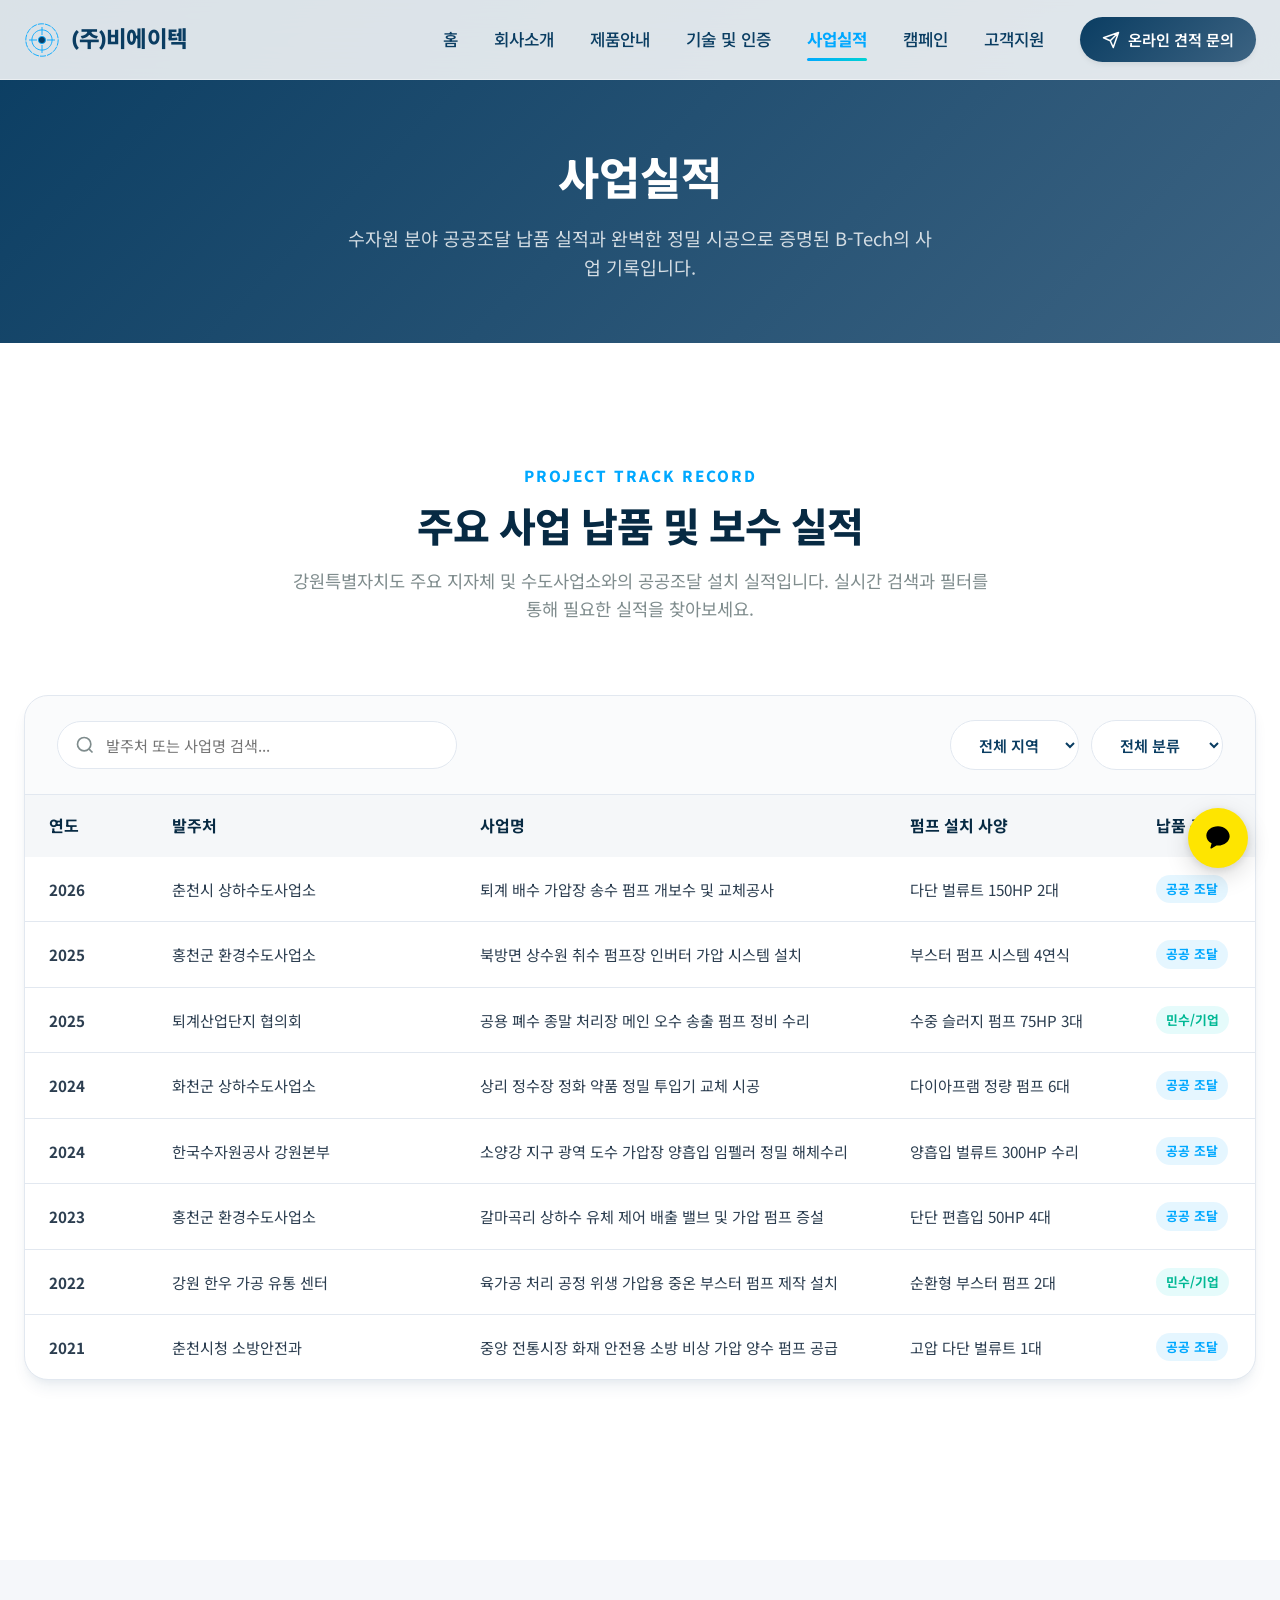
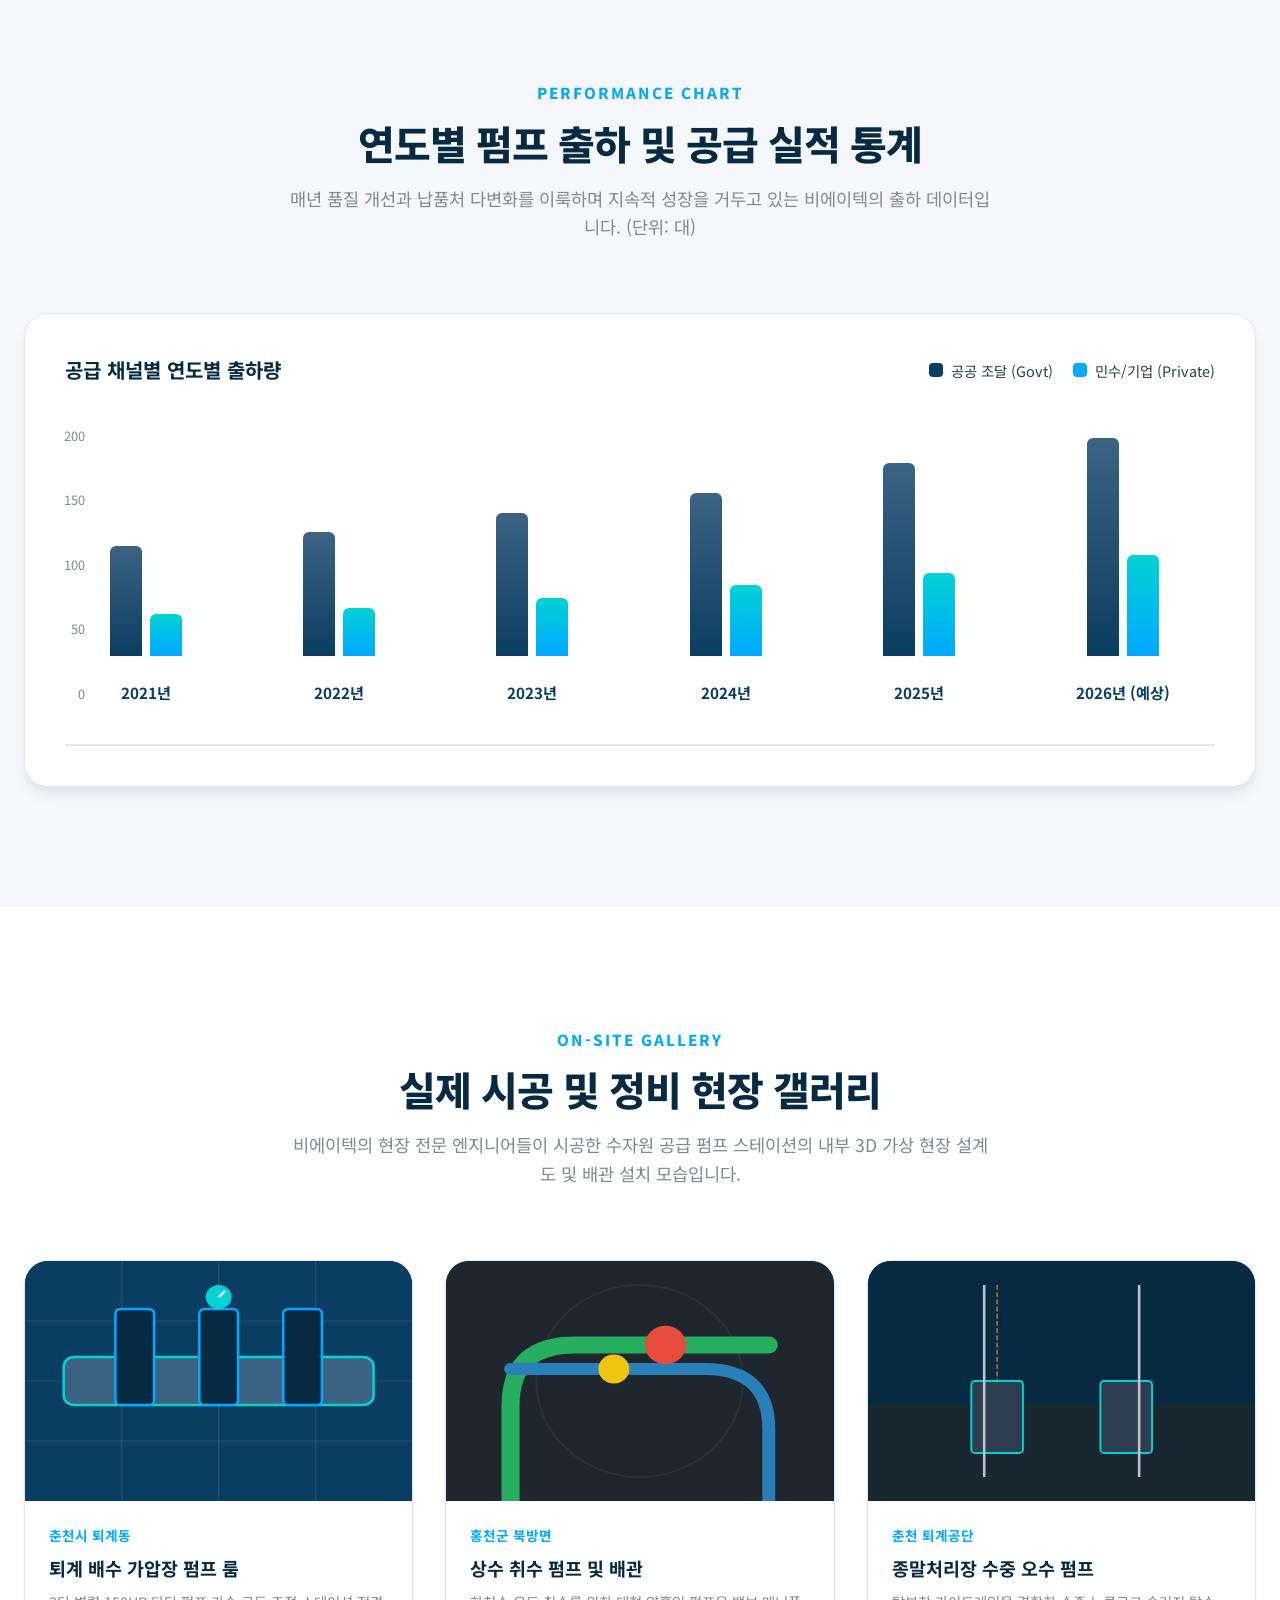
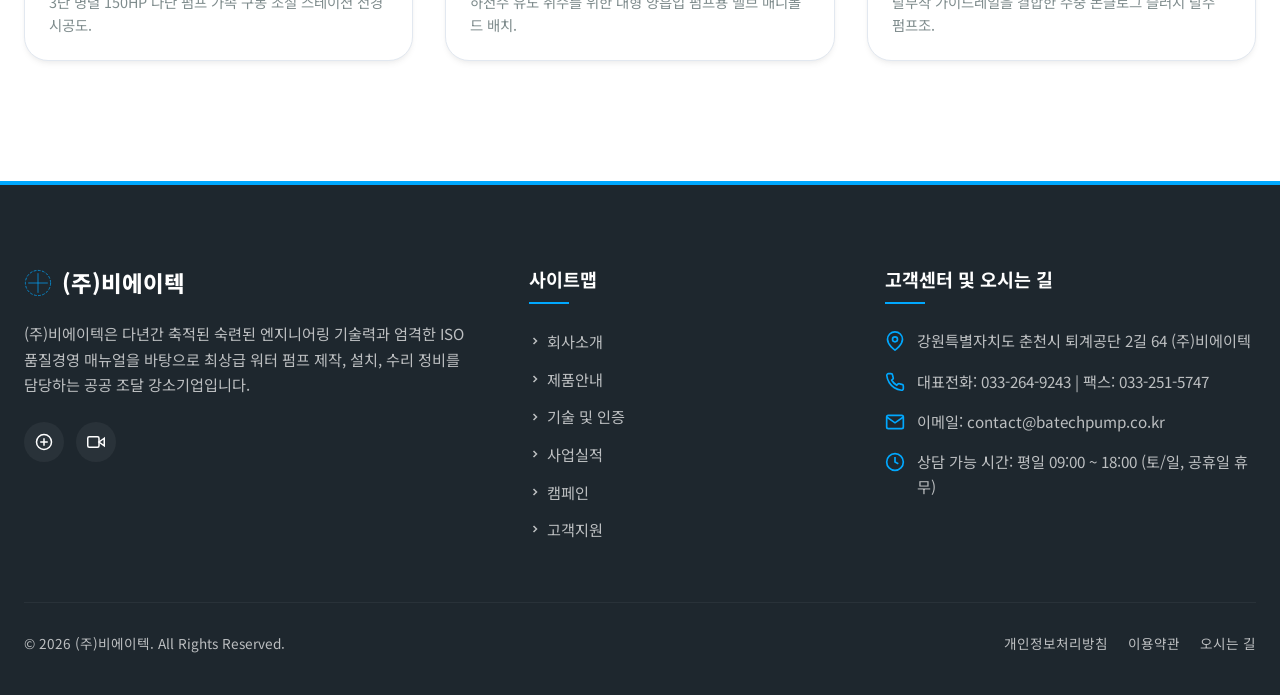
<file: performance.html>
﻿<!DOCTYPE html>
<html lang="ko">
<head>
  <meta charset="UTF-8">
  <meta name="viewport" content="width=device-width, initial-scale=1.0">
  <meta name="description" content="(주)비에이텍의 춘천시, 홍천군 등 강원권 지자체 상수도 대형 가압장 및 하수처리장 펌프 설치/수리 실적 데이터와 현장 시공 갤러리를 확인하세요.">
  <title>사업실적 - (주)비에이텍</title>
  <link rel="stylesheet" href="style.css">
  <script src="script.js" defer></script>
</head>
<body>

  <!-- --- Header / Navigation --- -->
  <header class="header" id="main-header">
    <div class="nav-container">
      <a href="index.html" class="logo" id="header-logo">
        <svg viewBox="0 0 100 100" aria-hidden="true">
          <circle cx="50" cy="50" r="45" stroke-dasharray="15 5" />
          <circle cx="50" cy="50" r="28" stroke-dasharray="5 2" />
          <path d="M50,15 L50,35 M50,65 L50,85 M15,50 L35,50 M65,50 L85,50" />
          <circle cx="50" cy="50" r="10" fill="currentColor" />
        </svg>
        <span>(주)비에이텍</span>
      </a>
      
      <nav class="nav-menu" id="header-nav-menu">
        <div class="nav-item"><a href="index.html" class="nav-link" id="nav-home">홈</a></div>
        <div class="nav-item"><a href="company.html" class="nav-link" id="nav-company">회사소개</a></div>
        <div class="nav-item"><a href="products.html" class="nav-link" id="nav-products">제품안내</a></div>
        <div class="nav-item"><a href="technology.html" class="nav-link" id="nav-tech">기술 및 인증</a></div>
        <div class="nav-item active"><a href="performance.html" class="nav-link" id="nav-perf">사업실적</a></div>
        <div class="nav-item"><a href="campaign.html" class="nav-link" id="nav-campaign">캠페인</a></div>
        <div class="nav-item"><a href="support.html" class="nav-link" id="nav-support">고객지원</a></div>
        <a href="support.html#inquiry-form-section" class="nav-cta" id="nav-cta-btn">
          <svg viewBox="0 0 24 24" width="18" height="18" fill="none" stroke="currentColor" stroke-width="2" stroke-linecap="round" stroke-linejoin="round"><path d="M22 2L11 13M22 2l-7 20-4-9-9-4 20-7z"/></svg>
          온라인 견적 문의
        </a>
      </nav>

      <button class="menu-toggle" aria-label="메뉴 열기/닫기" id="hamburger-menu">
        <span></span>
        <span></span>
        <span></span>
      </button>
    </div>
  </header>

  <!-- --- Page Cover --- -->
  <section class="section" style="padding: 140px 0 60px; background: linear-gradient(135deg, var(--primary-color) 0%, var(--primary-light) 100%); color: var(--text-light); text-align: center;">
    <div class="container">
      <h1 style="font-size: 2.8rem; font-weight: 800; margin-bottom: 12px;">사업실적</h1>
      <p style="color: rgba(255, 255, 255, 0.8); font-size: 1.15rem; max-width: 600px; margin: 0 auto;">수자원 분야 공공조달 납품 실적과 완벽한 정밀 시공으로 증명된 B-Tech의 사업 기록입니다.</p>
    </div>
  </section>

  <!-- --- Major Performance List & Search --- -->
  <section class="section section-white" id="perf-list-section">
    <div class="container">
      <div class="section-header">
        <span class="section-subtitle">Project Track Record</span>
        <h2 class="section-title" id="perf-title">주요 사업 납품 및 보수 실적</h2>
        <p class="section-desc">강원특별자치도 주요 지자체 및 수도사업소와의 공공조달 설치 실적입니다. 실시간 검색과 필터를 통해 필요한 실적을 찾아보세요.</p>
      </div>

      <!-- Table Search and Control Panel -->
      <div class="perf-table-box" id="perf-records-container">
        <div class="perf-controls">
          <div class="perf-search">
            <input type="text" id="perf-search-input" placeholder="발주처 또는 사업명 검색...">
            <svg viewBox="0 0 24 24"><circle cx="11" cy="11" r="8"/><line x1="21" y1="21" x2="16.65" y2="16.65"/></svg>
          </div>
          
          <div class="perf-filters">
            <select class="perf-filter-select" id="filter-region" aria-label="지역별 필터">
              <option value="all">전체 지역</option>
              <option value="chuncheon">춘천시</option>
              <option value="hongcheon">홍천군</option>
              <option value="hwacheon">화천군</option>
              <option value="other">기타</option>
            </select>
            
            <select class="perf-filter-select" id="filter-category" aria-label="분류별 필터">
              <option value="all">전체 분류</option>
              <option value="govt">공공 조달</option>
              <option value="corp">민수/기업</option>
            </select>
          </div>
        </div>

        <table class="table-perf" id="performance-table" summary="연도, 발주처, 사업명, 규격/수량, 납품 구분 등 사업 실적 목록">
          <thead>
            <tr>
              <th scope="col" style="width: 10%;">연도</th>
              <th scope="col" style="width: 25%;">발주처</th>
              <th scope="col" style="width: 35%;">사업명</th>
              <th scope="col" style="width: 20%;">펌프 설치 사양</th>
              <th scope="col" style="width: 10%;">납품 구분</th>
            </tr>
          </thead>
          <tbody>
            <tr data-region="chuncheon" data-category="govt">
              <td><strong>2026</strong></td>
              <td>춘천시 상하수도사업소</td>
              <td>퇴계 배수 가압장 송수 펌프 개보수 및 교체공사</td>
              <td>다단 벌류트 150HP 2대</td>
              <td><span class="perf-badge govt">공공 조달</span></td>
            </tr>
            <tr data-region="hongcheon" data-category="govt">
              <td><strong>2025</strong></td>
              <td>홍천군 환경수도사업소</td>
              <td>북방면 상수원 취수 펌프장 인버터 가압 시스템 설치</td>
              <td>부스터 펌프 시스템 4연식</td>
              <td><span class="perf-badge govt">공공 조달</span></td>
            </tr>
            <tr data-region="chuncheon" data-category="corp">
              <td><strong>2025</strong></td>
              <td>퇴계산업단지 협의회</td>
              <td>공용 폐수 종말 처리장 메인 오수 송출 펌프 정비 수리</td>
              <td>수중 슬러지 펌프 75HP 3대</td>
              <td><span class="perf-badge corp">민수/기업</span></td>
            </tr>
            <tr data-region="hwacheon" data-category="govt">
              <td><strong>2024</strong></td>
              <td>화천군 상하수도사업소</td>
              <td>상리 정수장 정화 약품 정밀 투입기 교체 시공</td>
              <td>다이아프램 정량 펌프 6대</td>
              <td><span class="perf-badge govt">공공 조달</span></td>
            </tr>
            <tr data-region="chuncheon" data-category="govt">
              <td><strong>2024</strong></td>
              <td>한국수자원공사 강원본부</td>
              <td>소양강 지구 광역 도수 가압장 양흡입 임펠러 정밀 해체수리</td>
              <td>양흡입 벌류트 300HP 수리</td>
              <td><span class="perf-badge govt">공공 조달</span></td>
            </tr>
            <tr data-region="hongcheon" data-category="govt">
              <td><strong>2023</strong></td>
              <td>홍천군 환경수도사업소</td>
              <td>갈마곡리 상하수 유체 제어 배출 밸브 및 가압 펌프 증설</td>
              <td>단단 편흡입 50HP 4대</td>
              <td><span class="perf-badge govt">공공 조달</span></td>
            </tr>
            <tr data-region="other" data-category="corp">
              <td><strong>2022</strong></td>
              <td>강원 한우 가공 유통 센터</td>
              <td>육가공 처리 공정 위생 가압용 중온 부스터 펌프 제작 설치</td>
              <td>순환형 부스터 펌프 2대</td>
              <td><span class="perf-badge corp">민수/기업</span></td>
            </tr>
            <tr data-region="chuncheon" data-category="govt">
              <td><strong>2021</strong></td>
              <td>춘천시청 소방안전과</td>
              <td>중앙 전통시장 화재 안전용 소방 비상 가압 양수 펌프 공급</td>
              <td>고압 다단 벌류트 1대</td>
              <td><span class="perf-badge govt">공공 조달</span></td>
            </tr>
          </tbody>
        </table>
      </div>
    </div>
  </section>

  <!-- --- Data Visualization Section --- -->
  <section class="section section-light" id="visualization-section">
    <div class="container">
      <div class="section-header">
        <span class="section-subtitle">Performance Chart</span>
        <h2 class="section-title" id="chart-title">연도별 펌프 출하 및 공급 실적 통계</h2>
        <p class="section-desc">매년 품질 개선과 납품처 다변화를 이룩하며 지속적 성장을 거두고 있는 비에이텍의 출하 데이터입니다. (단위: 대)</p>
      </div>

      <!-- CSS/SVG Double Bar Column Chart -->
      <div class="chart-box" id="delivery-stats-chart">
        <div class="chart-header">
          <h3 style="font-size: 1.25rem; font-weight: 700; color: var(--primary-dark);">공급 채널별 연도별 출하량</h3>
          <div class="chart-legend">
            <div class="legend-item"><span class="legend-color legend-primary"></span>공공 조달 (Govt)</div>
            <div class="legend-item"><span class="legend-color legend-accent"></span>민수/기업 (Private)</div>
          </div>
        </div>

        <div class="chart-container" id="bar-chart-body">
          <div class="chart-axis-y">
            <span>200</span>
            <span>150</span>
            <span>100</span>
            <span>50</span>
            <span>0</span>
          </div>
          
          <!-- 2021 -->
          <div class="chart-bar-col">
            <div class="chart-bar-group">
              <div class="chart-bar main" style="height: 48%;" data-value="96"></div>
              <div class="chart-bar accent" style="height: 18%;" data-value="36"></div>
            </div>
            <div class="chart-label-x">2021년</div>
          </div>

          <!-- 2022 -->
          <div class="chart-bar-col">
            <div class="chart-bar-group">
              <div class="chart-bar main" style="height: 54%;" data-value="108"></div>
              <div class="chart-bar accent" style="height: 21%;" data-value="42"></div>
            </div>
            <div class="chart-label-x">2022년</div>
          </div>

          <!-- 2023 -->
          <div class="chart-bar-col">
            <div class="chart-bar-group">
              <div class="chart-bar main" style="height: 62%;" data-value="124"></div>
              <div class="chart-bar accent" style="height: 25%;" data-value="50"></div>
            </div>
            <div class="chart-label-x">2023년</div>
          </div>

          <!-- 2024 -->
          <div class="chart-bar-col">
            <div class="chart-bar-group">
              <div class="chart-bar main" style="height: 71%;" data-value="142"></div>
              <div class="chart-bar accent" style="height: 31%;" data-value="62"></div>
            </div>
            <div class="chart-label-x">2024년</div>
          </div>

          <!-- 2025 -->
          <div class="chart-bar-col">
            <div class="chart-bar-group">
              <div class="chart-bar main" style="height: 84%;" data-value="168"></div>
              <div class="chart-bar accent" style="height: 36%;" data-value="72"></div>
            </div>
            <div class="chart-label-x">2025년</div>
          </div>

          <!-- 2026 (Projected/Current) -->
          <div class="chart-bar-col">
            <div class="chart-bar-group">
              <div class="chart-bar main" style="height: 95%;" data-value="190"></div>
              <div class="chart-bar accent" style="height: 44%;" data-value="88"></div>
            </div>
            <div class="chart-label-x">2026년 (예상)</div>
          </div>
        </div>
      </div>
    </div>
  </section>

  <!-- --- On-Site Installation Gallery Section --- -->
  <section class="section section-white" id="gallery-section">
    <div class="container">
      <div class="section-header">
        <span class="section-subtitle">On-Site Gallery</span>
        <h2 class="section-title" id="gallery-title">실제 시공 및 정비 현장 갤러리</h2>
        <p class="section-desc">비에이텍의 현장 전문 엔지니어들이 시공한 수자원 공급 펌프 스테이션의 내부 3D 가상 현장 설계도 및 배관 설치 모습입니다.</p>
      </div>

      <div class="gallery-grid" id="showroom-gallery-grid">
        <!-- Site 1 -->
        <div class="gallery-card" id="gallery-site1">
          <div class="gallery-img-box">
            <!-- SVG Drawing of Piping Network / Pump Room -->
            <svg class="gallery-svg" viewBox="0 0 300 200" preserveAspectRatio="none" aria-label="상수도 가압장 펌프 공급 라인">
              <rect width="300" height="200" fill="#0A3D62" />
              <!-- Technical structural grid overlay -->
              <g stroke="rgba(255, 255, 255, 0.1)" stroke-width="1">
                <line x1="0" y1="50" x2="300" y2="50" />
                <line x1="0" y1="100" x2="300" y2="100" />
                <line x1="0" y1="150" x2="300" y2="150" />
                <line x1="75" y1="0" x2="75" y2="200" />
                <line x1="150" y1="0" x2="150" y2="200" />
                <line x1="225" y1="0" x2="225" y2="200" />
              </g>
              <!-- Multi-pump manifolds -->
              <rect x="30" y="80" width="240" height="40" rx="8" fill="#3C6382" stroke="#00D2D3" stroke-width="2" />
              <!-- Pump connections -->
              <rect x="70" y="40" width="30" height="80" rx="4" fill="#072A43" stroke="#00A8FF" stroke-width="2" />
              <rect x="135" y="40" width="30" height="80" rx="4" fill="#072A43" stroke="#00A8FF" stroke-width="2" />
              <rect x="200" y="40" width="30" height="80" rx="4" fill="#072A43" stroke="#00A8FF" stroke-width="2" />
              <!-- Pressure Gauges -->
              <circle cx="150" cy="30" r="10" fill="#00D2D3" />
              <line x1="150" y1="30" x2="155" y2="25" stroke="#ffffff" stroke-width="2" />
            </svg>
          </div>
          <div class="gallery-info">
            <div class="gallery-location">춘천시 퇴계동</div>
            <h4 class="gallery-title">퇴계 배수 가압장 펌프 룸</h4>
            <p class="gallery-desc">3단 병렬 150HP 다단 펌프 가속 구동 조절 스테이션 전경 시공도.</p>
          </div>
        </div>

        <!-- Site 2 -->
        <div class="gallery-card" id="gallery-site2">
          <div class="gallery-img-box">
            <!-- SVG Drawing of Waterworks piping layout -->
            <svg class="gallery-svg" viewBox="0 0 300 200" preserveAspectRatio="none" aria-label="취수장 취수 매니폴드 및 유량 밸브 시스템">
              <rect width="300" height="200" fill="#1E272E" />
              <!-- Tech grids -->
              <circle cx="150" cy="100" r="80" fill="none" stroke="rgba(255, 255, 255, 0.05)" stroke-width="1.5" />
              <!-- Pipes crossing -->
              <path d="M50,200 L50,120 Q50,70 100,70 L250,70" fill="none" stroke="#27ae60" stroke-width="14" stroke-linecap="round" />
              <path d="M250,200 L250,140 Q250,90 200,90 L50,90" fill="none" stroke="#2980b9" stroke-width="10" stroke-linecap="round" />
              <!-- Valves and Handwheels -->
              <circle cx="170" cy="70" r="16" fill="#e74c3c" />
              <circle cx="130" cy="90" r="12" fill="#f1c40f" />
            </svg>
          </div>
          <div class="gallery-info">
            <div class="gallery-location">홍천군 북방면</div>
            <h4 class="gallery-title">상수 취수 펌프 및 배관</h4>
            <p class="gallery-desc">하천수 유도 취수를 위한 대형 양흡입 펌프용 밸브 매니폴드 배치.</p>
          </div>
        </div>

        <!-- Site 3 -->
        <div class="gallery-card" id="gallery-site3">
          <div class="gallery-img-box">
            <!-- SVG Drawing of Wastewater treatment tank connection -->
            <svg class="gallery-svg" viewBox="0 0 300 200" preserveAspectRatio="none" aria-label="폐수종말처리장 오수 슬러지 펌핑 피트">
              <rect width="300" height="200" fill="#072A43" />
              <!-- Liquid representation -->
              <rect x="0" y="120" width="300" height="80" fill="#1E272E" opacity="0.8" />
              <!-- Submerged Pump models -->
              <rect x="80" y="100" width="40" height="60" rx="3" fill="#2C3E50" stroke="#00D2D3" stroke-width="1.5" />
              <rect x="180" y="100" width="40" height="60" rx="3" fill="#2C3E50" stroke="#00D2D3" stroke-width="1.5" />
              <!-- Guide rails -->
              <line x1="90" y1="20" x2="90" y2="180" stroke="#bdc3c7" stroke-width="2" />
              <line x1="210" y1="20" x2="210" y2="180" stroke="#bdc3c7" stroke-width="2" />
              <!-- Lifting chains -->
              <line x1="100" y1="20" x2="100" y2="100" stroke="#e67e22" stroke-width="1" stroke-dasharray="4 2" />
            </svg>
          </div>
          <div class="gallery-info">
            <div class="gallery-location">춘천 퇴계공단</div>
            <h4 class="gallery-title">종말처리장 수중 오수 펌프</h4>
            <p class="gallery-desc">탈부착 가이드레일을 결합한 수중 논클로그 슬러지 탈수 펌프조.</p>
          </div>
        </div>
      </div>
    </div>
  </section>

  <!-- --- Footer --- -->
  <footer class="footer" id="main-footer">
    <div class="container">
      <div class="footer-grid">
        <!-- Col 1: About B-Tech -->
        <div class="footer-info-col" id="footer-about">
          <h3>
            <svg viewBox="0 0 100 100">
              <circle cx="50" cy="50" r="45" stroke-dasharray="10 5" />
              <path d="M50,15 L50,85 M15,50 L85,50" />
            </svg>
            (주)비에이텍
          </h3>
          <p>
            (주)비에이텍은 다년간 축적된 숙련된 엔지니어링 기술력과 엄격한 ISO 품질경영 매뉴얼을 바탕으로 최상급 워터 펌프 제작, 설치, 수리 정비를 담당하는 공공 조달 강소기업입니다.
          </p>
          <div class="footer-socials" id="footer-social-links">
            <a href="#" class="footer-social-btn" aria-label="블로그"><svg viewBox="0 0 24 24"><path d="M2 12a10 10 0 1 1 10 10A10 10 0 0 1 2 12zm10-5v10m-5-5h10"/></svg></a>
            <a href="#" class="footer-social-btn" aria-label="유튜브"><svg viewBox="0 0 24 24"><polygon points="23 7 16 12 23 17 23 7"/><rect x="1" y="5" width="15" height="14" rx="2" ry="2"/></svg></a>
          </div>
        </div>

        <!-- Col 2: Navigation Links -->
        <div class="footer-links-col" id="footer-sitemap">
          <h4>사이트맵</h4>
          <ul class="footer-links-list">
            <li><a href="company.html"><svg viewBox="0 0 24 24" width="12" height="12" fill="none" stroke="currentColor" stroke-width="3"><polyline points="9 18 15 12 9 6"/></svg>회사소개</a></li>
            <li><a href="products.html"><svg viewBox="0 0 24 24" width="12" height="12" fill="none" stroke="currentColor" stroke-width="3"><polyline points="9 18 15 12 9 6"/></svg>제품안내</a></li>
            <li><a href="technology.html"><svg viewBox="0 0 24 24" width="12" height="12" fill="none" stroke="currentColor" stroke-width="3"><polyline points="9 18 15 12 9 6"/></svg>기술 및 인증</a></li>
            <li><a href="performance.html"><svg viewBox="0 0 24 24" width="12" height="12" fill="none" stroke="currentColor" stroke-width="3"><polyline points="9 18 15 12 9 6"/></svg>사업실적</a></li>
            <li><a href="campaign.html"><svg viewBox="0 0 24 24" width="12" height="12" fill="none" stroke="currentColor" stroke-width="3"><polyline points="9 18 15 12 9 6"/></svg>캠페인</a></li>
            <li><a href="support.html"><svg viewBox="0 0 24 24" width="12" height="12" fill="none" stroke="currentColor" stroke-width="3"><polyline points="9 18 15 12 9 6"/></svg>고객지원</a></li>
          </ul>
        </div>

        <!-- Col 3: Contact Info -->
        <div class="footer-contact-col" id="footer-contact-details">
          <h4>고객센터 및 오시는 길</h4>
          <div class="footer-contact-details">
            <div class="footer-contact-item">
              <svg viewBox="0 0 24 24"><path d="M21 10c0 7-9 13-9 13s-9-6-9-13a9 9 0 0 1 18 0z"/><circle cx="12" cy="10" r="3"/></svg>
              <span>강원특별자치도 춘천시 퇴계공단 2길 64 (주)비에이텍</span>
            </div>
            <div class="footer-contact-item">
              <svg viewBox="0 0 24 24"><path d="M22 16.92v3a2 2 0 0 1-2.18 2 19.79 19.79 0 0 1-8.63-3.07 19.5 19.5 0 0 1-6-6 19.79 19.79 0 0 1-3.07-8.67A2 2 0 0 1 4.11 2h3a2 2 0 0 1 2 1.72 12.84 12.84 0 0 0 .7 2.81 2 2 0 0 1-.45 2.11L8.09 9.91a16 16 0 0 0 6 6l1.27-1.27a2 2 0 0 1 2.11-.45 12.84 12.84 0 0 0 2.81.7A2 2 0 0 1 22 16.92z"/></svg>
              <span>대표전화: 033-264-9243 | 팩스: 033-251-5747</span>
            </div>
            <div class="footer-contact-item">
              <svg viewBox="0 0 24 24"><path d="M4 4h16c1.1 0 2 .9 2 2v12c0 1.1-.9 2-2 2H4c-1.1 0-2-.9-2-2V6c0-1.1.9-2 2-2z"/><polyline points="22,6 12,13 2,6"/></svg>
              <span>이메일: contact@batechpump.co.kr</span>
            </div>
            <div class="footer-contact-item">
              <svg viewBox="0 0 24 24"><circle cx="12" cy="12" r="10"/><polyline points="12 6 12 12 16 14"/></svg>
              <span>상담 가능 시간: 평일 09:00 ~ 18:00 (토/일, 공휴일 휴무)</span>
            </div>
          </div>
        </div>
      </div>

      <div class="footer-bottom" id="footer-base">
        <div>&copy; 2026 (주)비에이텍. All Rights Reserved.</div>
        <div class="footer-bottom-links">
          <a href="#">개인정보처리방침</a>
          <a href="#">이용약관</a>
          <a href="company.html#location-section">오시는 길</a>
        </div>
      </div>
    </div>
  </footer>

</body>
</html>
</file>
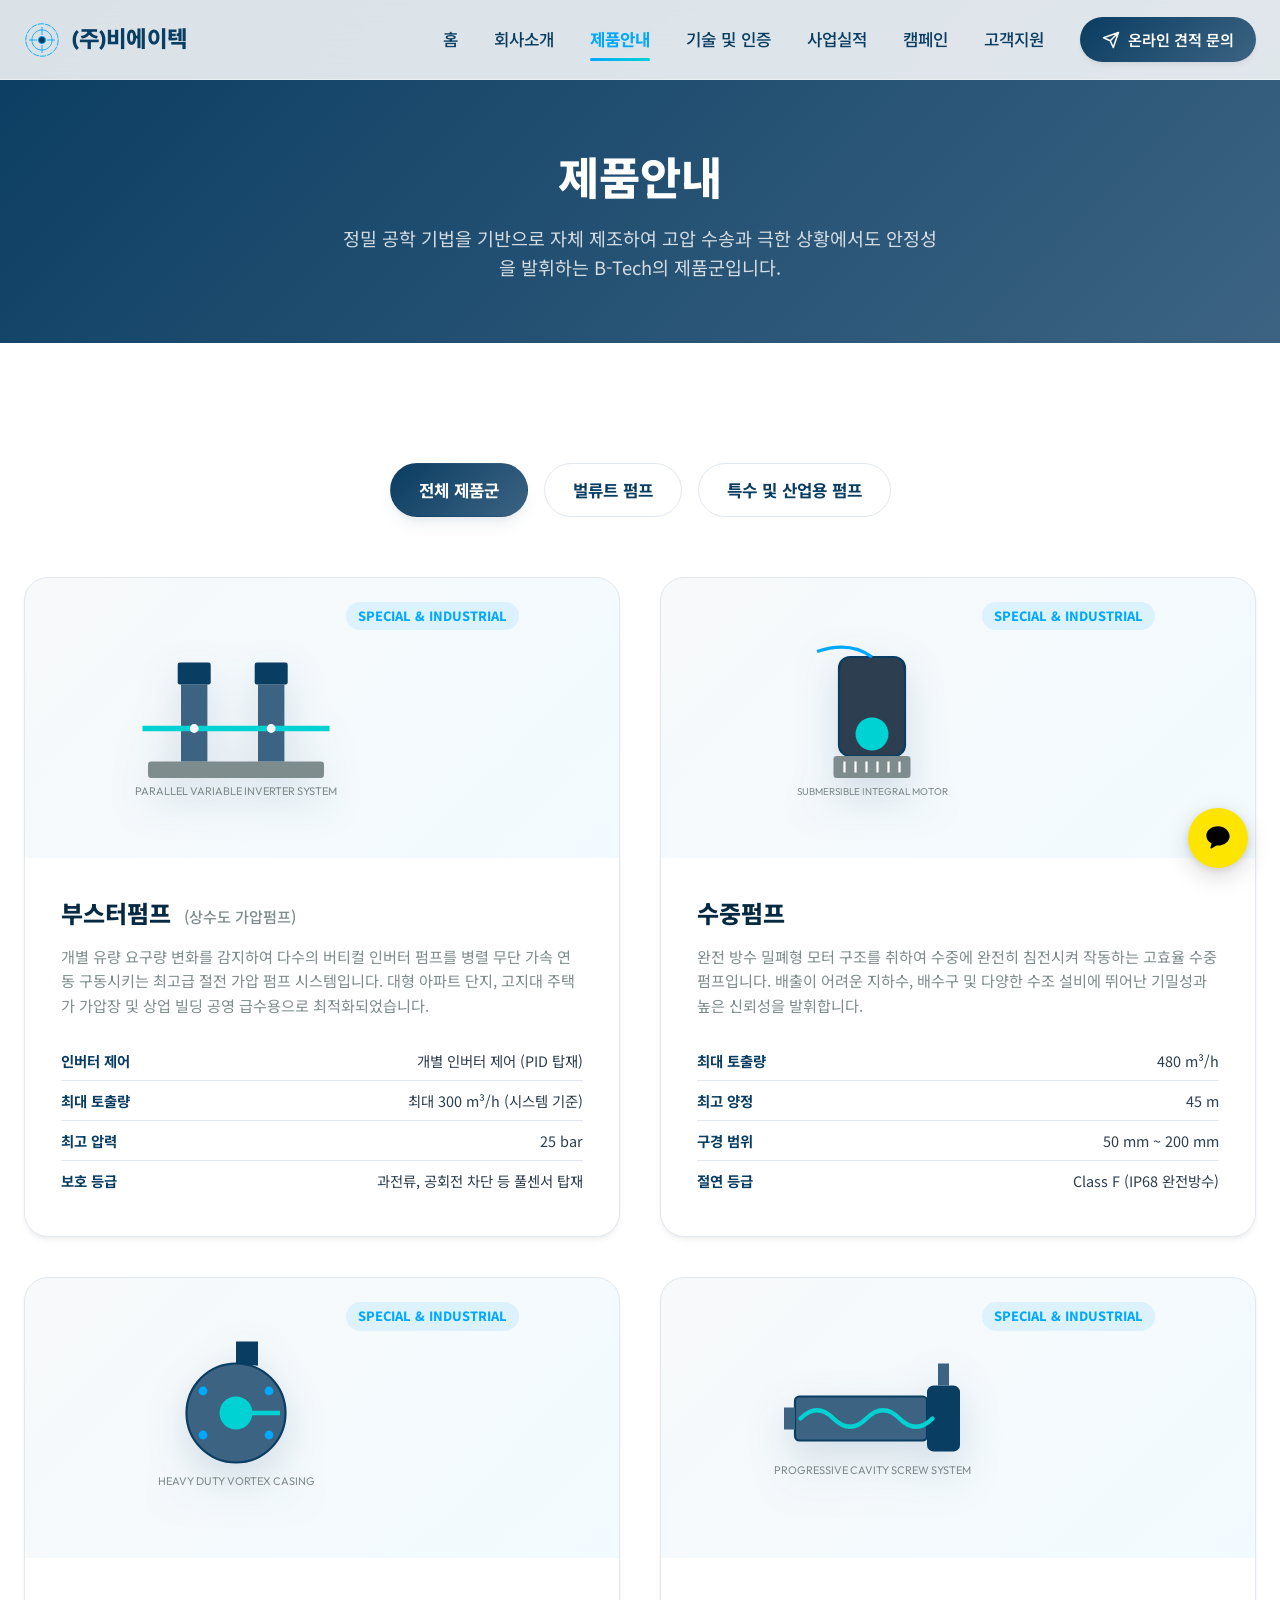
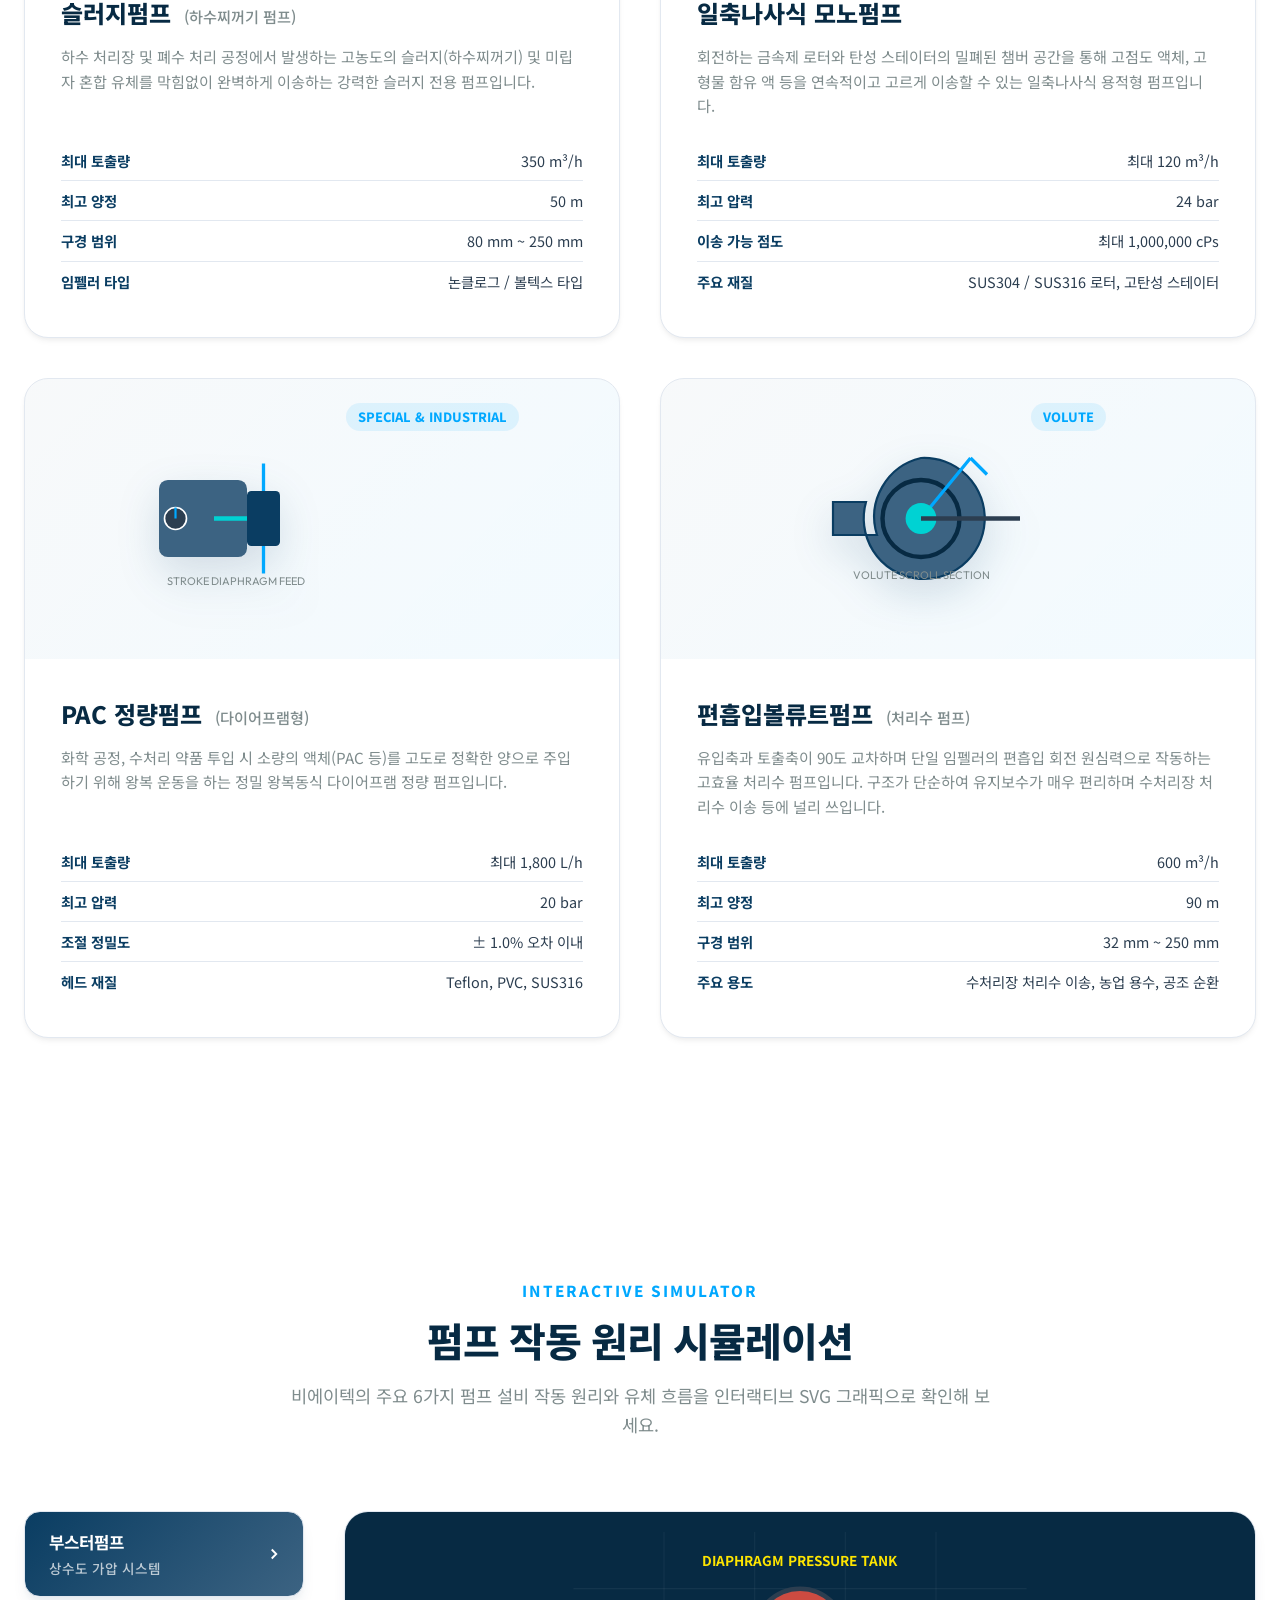
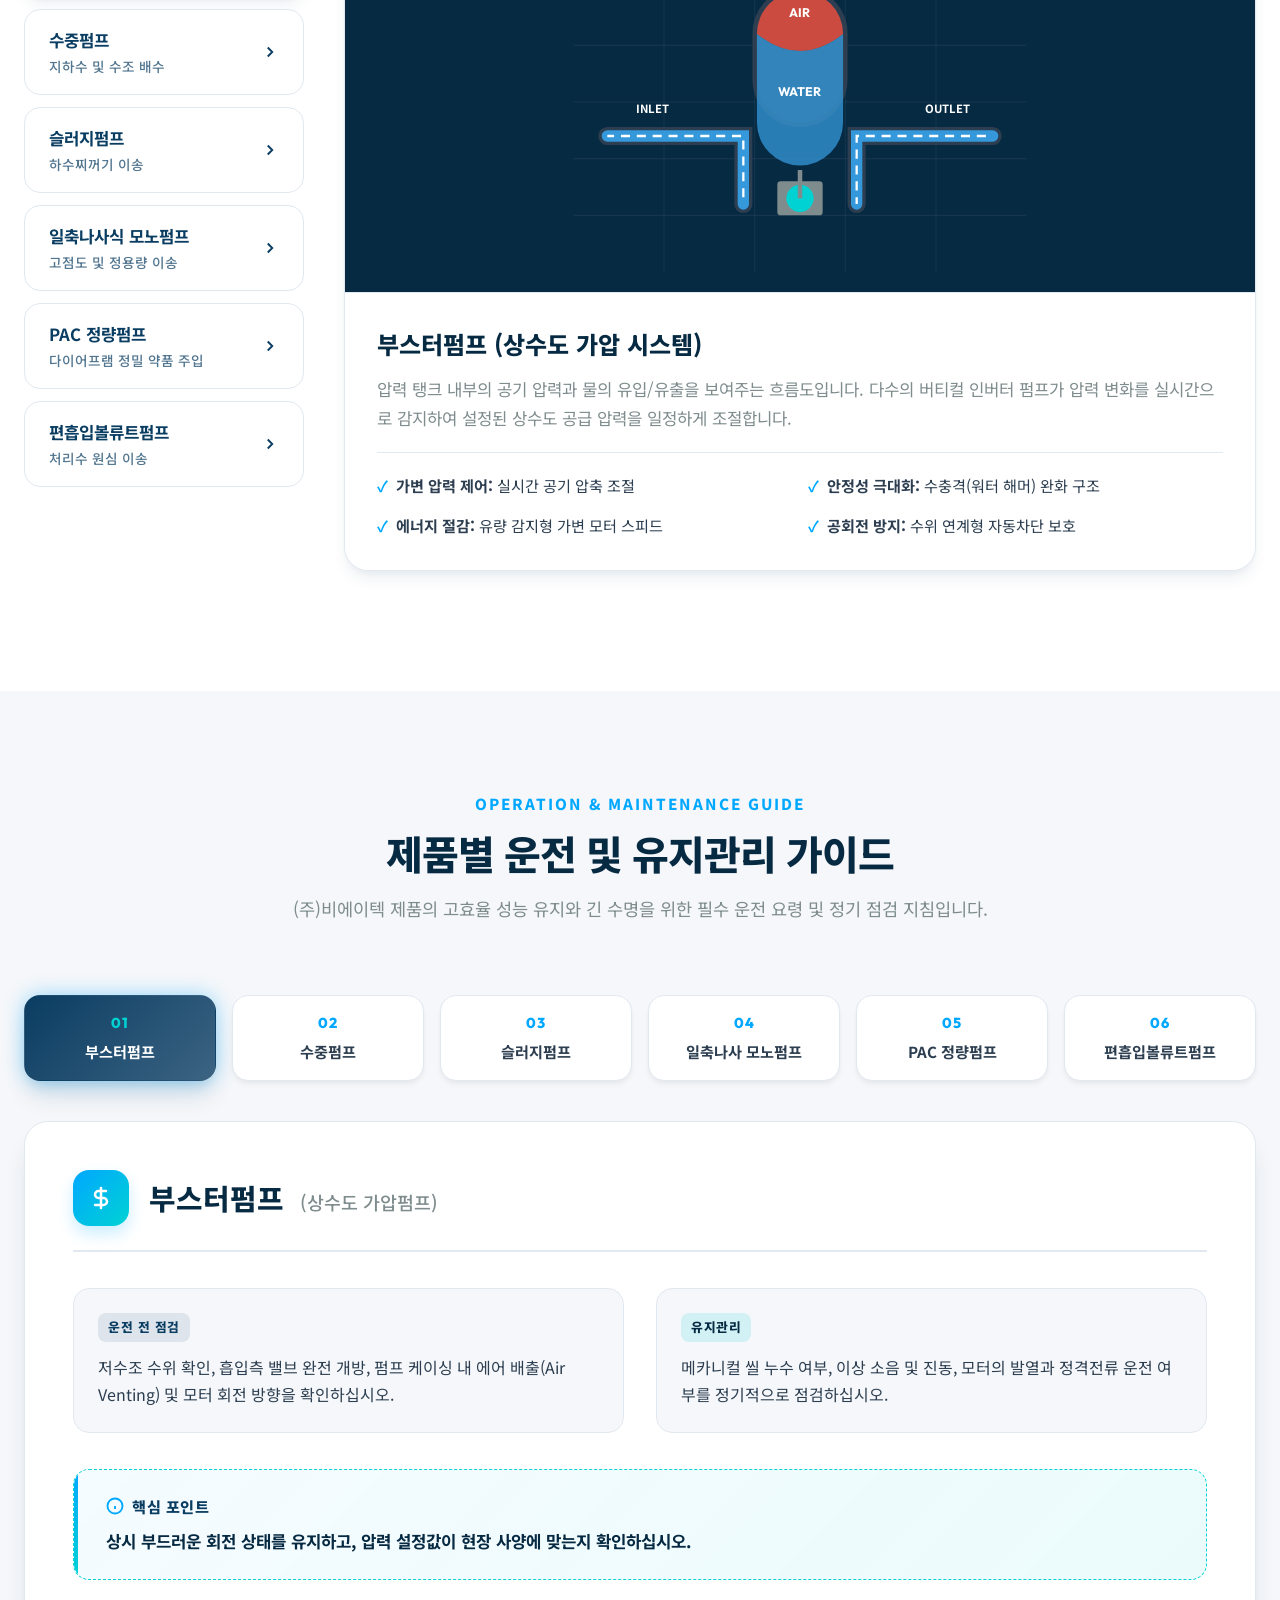
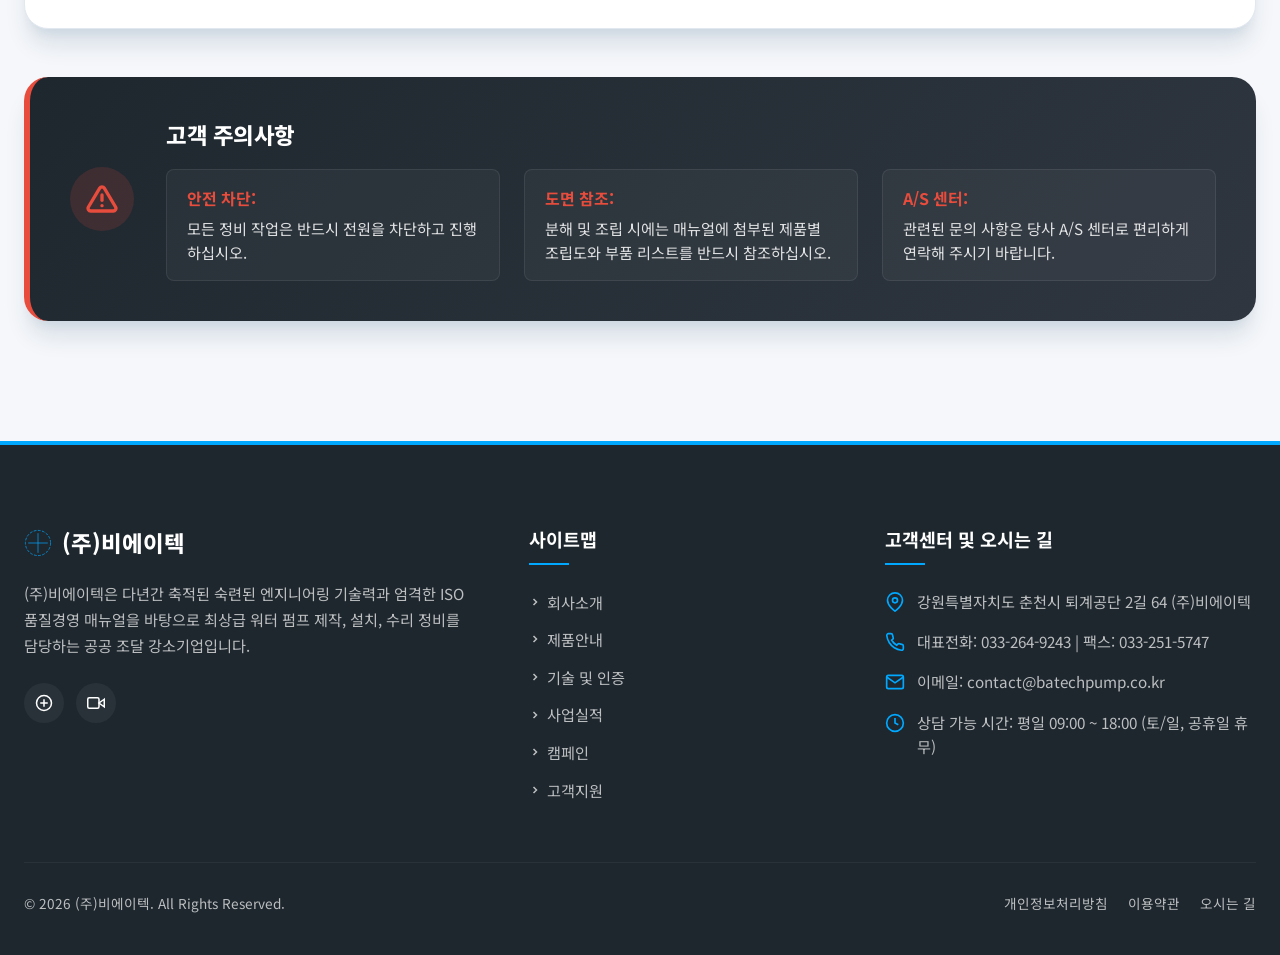
<file: products.html>
<!DOCTYPE html>
<html lang="ko">
<head>
  <meta charset="UTF-8">
  <meta name="viewport" content="width=device-width, initial-scale=1.0">
  <meta name="description" content="(주)비에이텍의 고압 다단/단단/양흡입 벌류트 펌프 라인업과 정량, 수중, 오수/슬러지, 부스터 등 다양한 특수/산업용 펌프의 설계 도면과 기술 사양을 확인하세요.">
  <title>제품안내 - (주)비에이텍</title>
  <link rel="stylesheet" href="style.css">
  <script src="script.js" defer></script>
</head>
<body>

  <!-- --- Header / Navigation --- -->
  <header class="header" id="main-header">
    <div class="nav-container">
      <a href="index.html" class="logo" id="header-logo">
        <svg viewBox="0 0 100 100" aria-hidden="true">
          <circle cx="50" cy="50" r="45" stroke-dasharray="15 5" />
          <circle cx="50" cy="50" r="28" stroke-dasharray="5 2" />
          <path d="M50,15 L50,35 M50,65 L50,85 M15,50 L35,50 M65,50 L85,50" />
          <circle cx="50" cy="50" r="10" fill="currentColor" />
        </svg>
        <span>(주)비에이텍</span>
      </a>
      
      <nav class="nav-menu" id="header-nav-menu">
        <div class="nav-item"><a href="index.html" class="nav-link" id="nav-home">홈</a></div>
        <div class="nav-item"><a href="company.html" class="nav-link" id="nav-company">회사소개</a></div>
        <div class="nav-item active"><a href="products.html" class="nav-link" id="nav-products">제품안내</a></div>
        <div class="nav-item"><a href="technology.html" class="nav-link" id="nav-tech">기술 및 인증</a></div>
        <div class="nav-item"><a href="performance.html" class="nav-link" id="nav-perf">사업실적</a></div>
        <div class="nav-item"><a href="campaign.html" class="nav-link" id="nav-campaign">캠페인</a></div>
        <div class="nav-item"><a href="support.html" class="nav-link" id="nav-support">고객지원</a></div>
        <a href="support.html#inquiry-form-section" class="nav-cta" id="nav-cta-btn">
          <svg viewBox="0 0 24 24" width="18" height="18" fill="none" stroke="currentColor" stroke-width="2" stroke-linecap="round" stroke-linejoin="round"><path d="M22 2L11 13M22 2l-7 20-4-9-9-4 20-7z"/></svg>
          온라인 견적 문의
        </a>
      </nav>

      <button class="menu-toggle" aria-label="메뉴 열기/닫기" id="hamburger-menu">
        <span></span>
        <span></span>
        <span></span>
      </button>
    </div>
  </header>

  <!-- --- Page Cover --- -->
  <section class="section" style="padding: 140px 0 60px; background: linear-gradient(135deg, var(--primary-color) 0%, var(--primary-light) 100%); color: var(--text-light); text-align: center;">
    <div class="container">
      <h1 style="font-size: 2.8rem; font-weight: 800; margin-bottom: 12px;">제품안내</h1>
      <p style="color: rgba(255, 255, 255, 0.8); font-size: 1.15rem; max-width: 600px; margin: 0 auto;">정밀 공학 기법을 기반으로 자체 제조하여 고압 수송과 극한 상황에서도 안정성을 발휘하는 B-Tech의 제품군입니다.</p>
    </div>
  </section>

  <!-- --- Products Showroom --- -->
  <section class="section section-white" id="products-showroom">
    <div class="container">
            <!-- Category Tabs Nav -->
      <div class="products-nav" id="products-category-tabs">
        <button class="prod-tab-btn active" data-tab="all">전체 제품군</button>
        <button class="prod-tab-btn" data-tab="volute">벌류트 펌프</button>
        <button class="prod-tab-btn" data-tab="special">특수 및 산업용 펌프</button>
      </div>

      <!-- Products Grid -->
      <div class="products-grid" id="showroom-grid">
        
        <!-- Product 1: Booster Pump -->
        <div class="product-card" data-category="special" id="prod-booster">
          <div class="product-img-box">
            <!-- Technical SVG of Booster Pump System -->
            <svg class="product-svg-diag" viewBox="0 0 200 150" aria-label="부스터 펌프 기술 도면">
              <!-- Common Baseplate -->
              <rect x="20" y="115" width="160" height="15" rx="3" fill="#7F8C8D" />
              <!-- Vertical Pumps 1 & 2 -->
              <rect x="50" y="45" width="24" height="70" fill="#3C6382" />
              <rect x="120" y="45" width="24" height="70" fill="#3C6382" />
              <!-- Vertical motors on top -->
              <rect x="47" y="25" width="30" height="20" rx="2" fill="var(--primary-color)" />
              <rect x="117" y="25" width="30" height="20" rx="2" fill="var(--primary-color)" />
              <!-- Header pipes -->
              <line x1="15" y1="85" x2="185" y2="85" stroke="#00D2D3" stroke-width="5" />
              <circle cx="62" cy="85" r="4" fill="#ffffff" />
              <circle cx="132" cy="85" r="4" fill="#ffffff" />
              <text x="100" y="145" font-family="'Outfit'" font-size="10" fill="var(--text-muted)" text-anchor="middle">PARALLEL VARIABLE INVERTER SYSTEM</text>
            </svg>
            <div class="product-badge">Special & Industrial</div>
          </div>
          <div class="product-info">
            <h3 class="product-title">부스터펌프 <span class="spec-subtitle">(상수도 가압펌프)</span></h3>
            <p class="product-desc">개별 유량 요구량 변화를 감지하여 다수의 버티컬 인버터 펌프를 병렬 무단 가속 연동 구동시키는 최고급 절전 가압 펌프 시스템입니다. 대형 아파트 단지, 고지대 주택가 가압장 및 상업 빌딩 공영 급수용으로 최적화되었습니다.</p>
            <table class="product-spec-table">
              <tbody>
                <tr><th>인버터 제어</th><td>개별 인버터 제어 (PID 탑재)</td></tr>
                <tr><th>최대 토출량</th><td>최대 300 m³/h (시스템 기준)</td></tr>
                <tr><th>최고 압력</th><td>25 bar</td></tr>
                <tr><th>보호 등급</th><td>과전류, 공회전 차단 등 풀센서 탑재</td></tr>
              </tbody>
            </table>
          </div>
        </div>

        <!-- Product 2: Submersible Pump -->
        <div class="product-card" data-category="special" id="prod-submersible">
          <div class="product-img-box">
            <!-- Technical SVG Drawing of Submersible Pump -->
            <svg class="product-svg-diag" viewBox="0 0 200 150" aria-label="수중펌프 기술 도면">
              <rect x="70" y="20" width="60" height="90" rx="10" fill="#2C3E50" stroke="var(--primary-color)" stroke-width="2" />
              <!-- Bottom Strainer suction grid -->
              <rect x="65" y="110" width="70" height="20" rx="3" fill="#7F8C8D" />
              <line x1="75" y1="115" x2="75" y2="125" stroke="#ffffff" stroke-width="2" />
              <line x1="85" y1="115" x2="85" y2="125" stroke="#ffffff" stroke-width="2" />
              <line x1="95" y1="115" x2="95" y2="125" stroke="#ffffff" stroke-width="2" />
              <line x1="105" y1="115" x2="105" y2="125" stroke="#ffffff" stroke-width="2" />
              <line x1="115" y1="115" x2="115" y2="125" stroke="#ffffff" stroke-width="2" />
              <line x1="125" y1="115" x2="125" y2="125" stroke="#ffffff" stroke-width="2" />
              <!-- Power Cable -->
              <path d="M100,20 Q80,5 50,15" fill="none" stroke="var(--accent-color)" stroke-width="3" />
              <!-- Vortex Impeller -->
              <circle cx="100" cy="90" r="15" fill="#00D2D3" />
              <text x="100" y="145" font-family="'Outfit'" font-size="9" fill="var(--text-muted)" text-anchor="middle">SUBMERSIBLE INTEGRAL MOTOR</text>
            </svg>
            <div class="product-badge">Special & Industrial</div>
          </div>
          <div class="product-info">
            <h3 class="product-title">수중펌프</h3>
            <p class="product-desc">완전 방수 밀폐형 모터 구조를 취하여 수중에 완전히 침전시켜 작동하는 고효율 수중 펌프입니다. 배출이 어려운 지하수, 배수구 및 다양한 수조 설비에 뛰어난 기밀성과 높은 신뢰성을 발휘합니다.</p>
            <table class="product-spec-table">
              <tbody>
                <tr><th>최대 토출량</th><td>480 m³/h</td></tr>
                <tr><th>최고 양정</th><td>45 m</td></tr>
                <tr><th>구경 범위</th><td>50 mm ~ 200 mm</td></tr>
                <tr><th>절연 등급</th><td>Class F (IP68 완전방수)</td></tr>
              </tbody>
            </table>
          </div>
        </div>

        <!-- Product 3: Sludge Pump -->
        <div class="product-card" data-category="special" id="prod-sludge">
          <div class="product-img-box">
            <!-- Technical SVG of Sludge pump -->
            <svg class="product-svg-diag" viewBox="0 0 200 150" aria-label="슬러지 펌프 기술 도면">
              <!-- Casing Body -->
              <circle cx="100" cy="70" r="45" fill="#3C6382" stroke="var(--primary-color)" stroke-width="2" />
              <!-- Heavy Discharge Outlet -->
              <path d="M100,25 L100,5 L120,5 L120,27 Z" fill="#0A3D62" />
              <!-- Thick Casing Bolts -->
              <circle cx="70" cy="50" r="4" fill="var(--accent-color)" />
              <circle cx="130" cy="50" r="4" fill="var(--accent-color)" />
              <circle cx="70" cy="90" r="4" fill="var(--accent-color)" />
              <circle cx="130" cy="90" r="4" fill="var(--accent-color)" />
              <!-- Vortex Shaft and Hub -->
              <circle cx="100" cy="70" r="15" fill="#00D2D3" />
              <path d="M100,70 L140,70" stroke="#00D2D3" stroke-width="4" />
              <text x="100" y="135" font-family="'Outfit'" font-size="10" fill="var(--text-muted)" text-anchor="middle">HEAVY DUTY VORTEX CASING</text>
            </svg>
            <div class="product-badge">Special & Industrial</div>
          </div>
          <div class="product-info">
            <h3 class="product-title">슬러지펌프 <span class="spec-subtitle">(하수찌꺼기 펌프)</span></h3>
            <p class="product-desc">하수 처리장 및 폐수 처리 공정에서 발생하는 고농도의 슬러지(하수찌꺼기) 및 미립자 혼합 유체를 막힘없이 완벽하게 이송하는 강력한 슬러지 전용 펌프입니다.</p>
            <table class="product-spec-table">
              <tbody>
                <tr><th>최대 토출량</th><td>350 m³/h</td></tr>
                <tr><th>최고 양정</th><td>50 m</td></tr>
                <tr><th>구경 범위</th><td>80 mm ~ 250 mm</td></tr>
                <tr><th>임펠러 타입</th><td>논클로그 / 볼텍스 타입</td></tr>
              </tbody>
            </table>
          </div>
        </div>

        <!-- Product 4: Mono Pump -->
        <div class="product-card" data-category="special" id="prod-mono">
          <div class="product-img-box">
            <!-- Technical SVG of Mono Screw pump -->
            <svg class="product-svg-diag" viewBox="0 0 200 150" aria-label="일축나사식 모노펌프 기술 도면">
              <!-- Horizontal stator body -->
              <rect x="30" y="55" width="120" height="40" rx="4" fill="#3C6382" stroke="var(--primary-color)" stroke-width="2" />
              <!-- Suction housing -->
              <rect x="150" y="45" width="30" height="60" rx="6" fill="#0A3D62" />
              <!-- Spiral screw rotor in center -->
              <path d="M35,75 Q50,60 65,75 T95,75 T125,75 T155,75" fill="none" stroke="#00D2D3" stroke-width="4" stroke-linecap="round" />
              <!-- Suction Flange -->
              <rect x="160" y="25" width="10" height="20" fill="var(--primary-light)" />
              <!-- Discharge Flange -->
              <rect x="20" y="65" width="10" height="20" fill="var(--primary-light)" />
              <text x="100" y="125" font-family="'Outfit'" font-size="10" fill="var(--text-muted)" text-anchor="middle">PROGRESSIVE CAVITY SCREW SYSTEM</text>
            </svg>
            <div class="product-badge">Special & Industrial</div>
          </div>
          <div class="product-info">
            <h3 class="product-title">일축나사식 모노펌프</h3>
            <p class="product-desc">회전하는 금속제 로터와 탄성 스테이터의 밀폐된 챔버 공간을 통해 고점도 액체, 고형물 함유 액 등을 연속적이고 고르게 이송할 수 있는 일축나사식 용적형 펌프입니다.</p>
            <table class="product-spec-table">
              <tbody>
                <tr><th>최대 토출량</th><td>최대 120 m³/h</td></tr>
                <tr><th>최고 압력</th><td>24 bar</td></tr>
                <tr><th>이송 가능 점도</th><td>최대 1,000,000 cPs</td></tr>
                <tr><th>주요 재질</th><td>SUS304 / SUS316 로터, 고탄성 스테이터</td></tr>
              </tbody>
            </table>
          </div>
        </div>

        <!-- Product 5: Dosing Pump -->
        <div class="product-card" data-category="special" id="prod-dosing">
          <div class="product-img-box">
            <!-- Technical SVG of Dosing pump -->
            <svg class="product-svg-diag" viewBox="0 0 200 150" aria-label="정량 펌프 기술 도면">
              <rect x="30" y="40" width="80" height="70" rx="8" fill="#3C6382" />
              <!-- Piston diaphragm head -->
              <rect x="110" y="50" width="30" height="50" rx="4" fill="var(--primary-color)" />
              <line x1="110" y1="75" x2="80" y2="75" stroke="#00D2D3" stroke-width="4" />
              <!-- Valves check -->
              <path d="M125,50 L125,25" stroke="var(--accent-color)" stroke-width="3" />
              <path d="M125,100 L125,125" stroke="var(--accent-color)" stroke-width="3" />
              <!-- Control knob -->
              <circle cx="45" cy="75" r="10" fill="#2C3E50" stroke="#ffffff" stroke-width="1.5" />
              <line x1="45" y1="75" x2="45" y2="65" stroke="var(--accent-color)" stroke-width="2" />
              <text x="100" y="135" font-family="'Outfit'" font-size="10" fill="var(--text-muted)" text-anchor="middle">STROKE DIAPHRAGM FEED</text>
            </svg>
            <div class="product-badge">Special & Industrial</div>
          </div>
          <div class="product-info">
            <h3 class="product-title">PAC 정량펌프 <span class="spec-subtitle">(다이어프램형)</span></h3>
            <p class="product-desc">화학 공정, 수처리 약품 투입 시 소량의 액체(PAC 등)를 고도로 정확한 양으로 주입하기 위해 왕복 운동을 하는 정밀 왕복동식 다이어프램 정량 펌프입니다.</p>
            <table class="product-spec-table">
              <tbody>
                <tr><th>최대 토출량</th><td>최대 1,800 L/h</td></tr>
                <tr><th>최고 압력</th><td>20 bar</td></tr>
                <tr><th>조절 정밀도</th><td>&plusmn; 1.0% 오차 이내</td></tr>
                <tr><th>헤드 재질</th><td>Teflon, PVC, SUS316</td></tr>
              </tbody>
            </table>
          </div>
        </div>

        <!-- Product 6: Volute Pump -->
        <div class="product-card" data-category="volute" id="prod-volute">
          <div class="product-img-box">
            <!-- Dynamic Technical Vector Drawing of Single Stage Volute -->
            <svg class="product-svg-diag" viewBox="0 0 200 150" aria-label="단단 편흡입 벌류트 펌프 기술 도면">
              <!-- Scroll Casing outer outline -->
              <path d="M100,20 A55,55 0 1,1 50,60 L20,60 L20,90 L60,90 A55,55 0 0,1 100,20 Z" fill="#3C6382" stroke="var(--primary-color)" stroke-width="2" />
              <!-- Volute scroll contour -->
              <circle cx="100" cy="75" r="35" fill="none" stroke="var(--primary-dark)" stroke-width="4" />
              <path d="M100,75 L145,20 M145,20 L160,35" fill="none" stroke="var(--accent-color)" stroke-width="3" />
              <!-- Impeller in center -->
              <circle cx="100" cy="75" r="14" fill="#00D2D3" />
              <line x1="100" y1="75" x2="190" y2="75" stroke="#2C3E50" stroke-width="4" />
              <text x="100" y="130" font-family="'Outfit'" font-size="10" fill="var(--text-muted)" text-anchor="middle">VOLUTE SCROLL SECTION</text>
            </svg>
            <div class="product-badge">Volute</div>
          </div>
          <div class="product-info">
            <h3 class="product-title">편흡입볼류트펌프 <span class="spec-subtitle">(처리수 펌프)</span></h3>
            <p class="product-desc">유입축과 토출축이 90도 교차하며 단일 임펠러의 편흡입 회전 원심력으로 작동하는 고효율 처리수 펌프입니다. 구조가 단순하여 유지보수가 매우 편리하며 수처리장 처리수 이송 등에 널리 쓰입니다.</p>
            <table class="product-spec-table">
              <tbody>
                <tr><th>최대 토출량</th><td>600 m³/h</td></tr>
                <tr><th>최고 양정</th><td>90 m</td></tr>
                <tr><th>구경 범위</th><td>32 mm ~ 250 mm</td></tr>
                <tr><th>주요 용도</th><td>수처리장 처리수 이송, 농업 용수, 공조 순환</td></tr>
              </tbody>
            </table>
          </div>
        </div>

      </div>
    </div>
  </section>

  <!-- --- Pump Operation Simulation Section --- -->
  <section class="section section-white" id="pump-simulation-section">
    <div class="container">
      <div class="section-header">
        <span class="section-subtitle">INTERACTIVE SIMULATOR</span>
        <h2 class="section-title">펌프 작동 원리 시뮬레이션</h2>
        <p class="section-desc">비에이텍의 주요 6가지 펌프 설비 작동 원리와 유체 흐름을 인터랙티브 SVG 그래픽으로 확인해 보세요.</p>
      </div>

      <div class="sim-container" style="display: grid; grid-template-columns: 280px 1fr; gap: 40px; align-items: start;">
        
        <!-- Left Side: Pump Type Tabs -->
        <div class="sim-tabs" style="display: flex; flex-direction: column; gap: 12px;">
          <button class="sim-tab-btn active" data-sim="booster" style="text-align: left; padding: 18px 24px; font-size: 1.05rem; font-weight: 700; border-radius: var(--radius-md); border: 1px solid var(--border-color); cursor: pointer; transition: all 0.3s ease; display: flex; align-items: center; justify-content: space-between;">
            <span>부스터펌프 <span style="font-size: 0.85rem; font-weight: 500; opacity: 0.7; display: block; margin-top: 4px;">상수도 가압 시스템</span></span>
            <svg viewBox="0 0 24 24" width="18" height="18" fill="none" stroke="currentColor" stroke-width="2.5"><polyline points="9 18 15 12 9 6"/></svg>
          </button>
          <button class="sim-tab-btn" data-sim="submersible" style="text-align: left; padding: 18px 24px; font-size: 1.05rem; font-weight: 700; border-radius: var(--radius-md); border: 1px solid var(--border-color); cursor: pointer; transition: all 0.3s ease; display: flex; align-items: center; justify-content: space-between;">
            <span>수중펌프 <span style="font-size: 0.85rem; font-weight: 500; opacity: 0.7; display: block; margin-top: 4px;">지하수 및 수조 배수</span></span>
            <svg viewBox="0 0 24 24" width="18" height="18" fill="none" stroke="currentColor" stroke-width="2.5"><polyline points="9 18 15 12 9 6"/></svg>
          </button>
          <button class="sim-tab-btn" data-sim="sludge" style="text-align: left; padding: 18px 24px; font-size: 1.05rem; font-weight: 700; border-radius: var(--radius-md); border: 1px solid var(--border-color); cursor: pointer; transition: all 0.3s ease; display: flex; align-items: center; justify-content: space-between;">
            <span>슬러지펌프 <span style="font-size: 0.85rem; font-weight: 500; opacity: 0.7; display: block; margin-top: 4px;">하수찌꺼기 이송</span></span>
            <svg viewBox="0 0 24 24" width="18" height="18" fill="none" stroke="currentColor" stroke-width="2.5"><polyline points="9 18 15 12 9 6"/></svg>
          </button>
          <button class="sim-tab-btn" data-sim="mono" style="text-align: left; padding: 18px 24px; font-size: 1.05rem; font-weight: 700; border-radius: var(--radius-md); border: 1px solid var(--border-color); cursor: pointer; transition: all 0.3s ease; display: flex; align-items: center; justify-content: space-between;">
            <span>일축나사식 모노펌프 <span style="font-size: 0.85rem; font-weight: 500; opacity: 0.7; display: block; margin-top: 4px;">고점도 및 정용량 이송</span></span>
            <svg viewBox="0 0 24 24" width="18" height="18" fill="none" stroke="currentColor" stroke-width="2.5"><polyline points="9 18 15 12 9 6"/></svg>
          </button>
          <button class="sim-tab-btn" data-sim="dosing" style="text-align: left; padding: 18px 24px; font-size: 1.05rem; font-weight: 700; border-radius: var(--radius-md); border: 1px solid var(--border-color); cursor: pointer; transition: all 0.3s ease; display: flex; align-items: center; justify-content: space-between;">
            <span>PAC 정량펌프 <span style="font-size: 0.85rem; font-weight: 500; opacity: 0.7; display: block; margin-top: 4px;">다이어프램 정밀 약품 주입</span></span>
            <svg viewBox="0 0 24 24" width="18" height="18" fill="none" stroke="currentColor" stroke-width="2.5"><polyline points="9 18 15 12 9 6"/></svg>
          </button>
          <button class="sim-tab-btn" data-sim="volute" style="text-align: left; padding: 18px 24px; font-size: 1.05rem; font-weight: 700; border-radius: var(--radius-md); border: 1px solid var(--border-color); cursor: pointer; transition: all 0.3s ease; display: flex; align-items: center; justify-content: space-between;">
            <span>편흡입볼류트펌프 <span style="font-size: 0.85rem; font-weight: 500; opacity: 0.7; display: block; margin-top: 4px;">처리수 원심 이송</span></span>
            <svg viewBox="0 0 24 24" width="18" height="18" fill="none" stroke="currentColor" stroke-width="2.5"><polyline points="9 18 15 12 9 6"/></svg>
          </button>
        </div>

        <!-- Right Side: Graphic Screen and Text Explanation -->
        <div class="sim-display" style="background-color: var(--bg-color); border: 1px solid var(--border-color); border-radius: var(--radius-lg); overflow: hidden; box-shadow: var(--shadow-md); display: flex; flex-direction: column;">
          
          <!-- Screen Display Area -->
          <div class="sim-screen" style="height: 380px; background-color: var(--primary-dark); display: flex; align-items: center; justify-content: center; position: relative; overflow: hidden; padding: 20px;">
            <!-- SVGs will be injected here via JavaScript -->
            <div id="sim-svg-container" style="width: 100%; height: 100%; display: flex; align-items: center; justify-content: center;">
            </div>
          </div>

          <!-- Description Text Panel -->
          <div class="sim-description" style="padding: 32px; background-color: var(--bg-white); border-top: 1px solid var(--border-color);">
            <h3 id="sim-title" style="font-size: 1.5rem; font-weight: 800; color: var(--primary-dark); margin-bottom: 12px;"></h3>
            <p id="sim-desc" style="color: var(--text-muted); font-size: 1.05rem; line-height: 1.7; margin-bottom: 20px;"></p>
            <div id="sim-features" style="display: grid; grid-template-columns: repeat(2, 1fr); gap: 16px; border-top: 1px solid var(--border-color); padding-top: 20px;">
            </div>
          </div>

        </div>

      </div>
    </div>
  </section>


  <!-- --- Product Operation & Maintenance Guide --- -->
  <section class="section section-light" id="product-guide-section">
    <div class="container">
      <div class="section-header">
        <span class="section-subtitle">OPERATION & MAINTENANCE GUIDE</span>
        <h2 class="section-title">제품별 운전 및 유지관리 가이드</h2>
        <p class="section-desc">(주)비에이텍 제품의 고효율 성능 유지와 긴 수명을 위한 필수 운전 요령 및 정기 점검 지침입니다.</p>
      </div>
      
      <!-- Interactive Guide Tabs -->
      <div class="guide-tabs" id="guide-tabs-nav">
        <button class="guide-tab-btn active" data-guide-tab="booster">
          <span class="tab-num">01</span>
          <span class="tab-name">부스터펌프</span>
        </button>
        <button class="guide-tab-btn" data-guide-tab="submersible">
          <span class="tab-num">02</span>
          <span class="tab-name">수중펌프</span>
        </button>
        <button class="guide-tab-btn" data-guide-tab="sludge">
          <span class="tab-num">03</span>
          <span class="tab-name">슬러지펌프</span>
        </button>
        <button class="guide-tab-btn" data-guide-tab="mono">
          <span class="tab-num">04</span>
          <span class="tab-name">일축나사 모노펌프</span>
        </button>
        <button class="guide-tab-btn" data-guide-tab="dosing">
          <span class="tab-num">05</span>
          <span class="tab-name">PAC 정량펌프</span>
        </button>
        <button class="guide-tab-btn" data-guide-tab="volute">
          <span class="tab-num">06</span>
          <span class="tab-name">편흡입볼류트펌프</span>
        </button>
      </div>
      
      <!-- Guide Content Panels -->
      <div class="guide-contents-wrapper">
        
        <!-- Panel 1: Booster Pump -->
        <div class="guide-content-panel active" id="guide-panel-booster">
          <div class="guide-panel-inner">
            <div class="guide-info-block">
              <div class="guide-card-header">
                <div class="guide-icon-badge">
                  <svg viewBox="0 0 24 24" width="24" height="24" fill="none" stroke="currentColor" stroke-width="2.5" stroke-linecap="round" stroke-linejoin="round">
                    <path d="M12 2v20M17 5H9.5a3.5 3.5 0 0 0 0 7h5a3.5 3.5 0 0 1 0 7H6"/>
                  </svg>
                </div>
                <h3 class="guide-pump-title">부스터펌프 <span class="guide-pump-subtitle">(상수도 가압펌프)</span></h3>
              </div>
              
              <div class="guide-body-items">
                <div class="guide-item">
                  <span class="guide-item-tag tag-check">운전 전 점검</span>
                  <p class="guide-item-text">저수조 수위 확인, 흡입측 밸브 완전 개방, 펌프 케이싱 내 에어 배출(Air Venting) 및 모터 회전 방향을 확인하십시오.</p>
                </div>
                <div class="guide-item">
                  <span class="guide-item-tag tag-maint">유지관리</span>
                  <p class="guide-item-text">메카니컬 씰 누수 여부, 이상 소음 및 진동, 모터의 발열과 정격전류 운전 여부를 정기적으로 점검하십시오.</p>
                </div>
              </div>
              
              <div class="guide-core-box">
                <div class="guide-core-header">
                  <svg viewBox="0 0 24 24" width="18" height="18" fill="none" stroke="currentColor" stroke-width="2.5"><circle cx="12" cy="12" r="10"/><path d="M12 16v-4M12 8h.01"/></svg>
                  <span class="guide-core-badge">핵심 포인트</span>
                </div>
                <p class="guide-core-text">상시 부드러운 회전 상태를 유지하고, 압력 설정값이 현장 사양에 맞는지 확인하십시오.</p>
              </div>
            </div>
          </div>
        </div>
        
        <!-- Panel 2: Submersible Pump -->
        <div class="guide-content-panel" id="guide-panel-submersible">
          <div class="guide-panel-inner">
            <div class="guide-info-block">
              <div class="guide-card-header">
                <div class="guide-icon-badge">
                  <svg viewBox="0 0 24 24" width="24" height="24" fill="none" stroke="currentColor" stroke-width="2.5" stroke-linecap="round" stroke-linejoin="round">
                    <rect x="2" y="2" width="20" height="8" rx="2" ry="2"/>
                    <rect x="2" y="14" width="20" height="8" rx="2" ry="2"/>
                    <line x1="6" y1="6" x2="6.01" y2="6"/>
                    <line x1="6" y1="18" x2="6.01" y2="18"/>
                  </svg>
                </div>
                <h3 class="guide-pump-title">수중펌프</h3>
              </div>
              
              <div class="guide-body-items">
                <div class="guide-item">
                  <span class="guide-item-tag tag-install">설치 및 결선</span>
                  <p class="guide-item-text">케이블 매설 시 반드시 전용 배관을 사용하고, 결선 부위는 완전 방수가 되도록 철저히 절연 처리하십시오.</p>
                </div>
                <div class="guide-item">
                  <span class="guide-item-tag tag-run">운전 중 관리</span>
                  <p class="guide-item-text">정기적인 절연 저항 측정(월 1회 이상)을 통해 10MΩ 이상 유지 여부를 확인하십시오.</p>
                </div>
              </div>
              
              <div class="guide-core-box">
                <div class="guide-core-header">
                  <svg viewBox="0 0 24 24" width="18" height="18" fill="none" stroke="currentColor" stroke-width="2.5"><circle cx="12" cy="12" r="10"/><path d="M12 16v-4M12 8h.01"/></svg>
                  <span class="guide-core-badge">핵심 포인트</span>
                </div>
                <p class="guide-core-text">전동기 보호 장치(TP) 및 누수 감지 장치(SS) 작동 여부를 주기적으로 점검하여 과부하로 인한 소손을 방지하십시오.</p>
              </div>
            </div>
          </div>
        </div>
        
        <!-- Panel 3: Sludge Pump -->
        <div class="guide-content-panel" id="guide-panel-sludge">
          <div class="guide-panel-inner">
            <div class="guide-info-block">
              <div class="guide-card-header">
                <div class="guide-icon-badge">
                  <svg viewBox="0 0 24 24" width="24" height="24" fill="none" stroke="currentColor" stroke-width="2.5" stroke-linecap="round" stroke-linejoin="round">
                    <path d="M12 2L2 7l10 5 10-5-10-5zM2 17l10 5 10-5M2 12l10 5 10-5"/>
                  </svg>
                </div>
                <h3 class="guide-pump-title">슬러지펌프 <span class="guide-pump-subtitle">(하수찌꺼기 펌프)</span></h3>
              </div>
              
              <div class="guide-body-items">
                <div class="guide-item">
                  <span class="guide-item-tag tag-env">운전 환경</span>
                  <p class="guide-item-text">흡입관로 내 공기 혼입을 방지하고, 흡입 조 및 스트레이너의 이물질을 정기적으로 제거하십시오.</p>
                </div>
                <div class="guide-item">
                  <span class="guide-item-tag tag-lube">윤활 관리</span>
                  <p class="guide-item-text">베어링 온도는 주위 온도 +40℃ 이내(최고 80℃ 이하)가 정상입니다. 구리스 주입 시 과다 주입을 피하고 적정량을 유지하십시오.</p>
                </div>
              </div>
              
              <div class="guide-core-box">
                <div class="guide-core-header">
                  <svg viewBox="0 0 24 24" width="18" height="18" fill="none" stroke="currentColor" stroke-width="2.5"><circle cx="12" cy="12" r="10"/><path d="M12 16v-4M12 8h.01"/></svg>
                  <span class="guide-core-badge">핵심 포인트</span>
                </div>
                <p class="guide-core-text">토출 압력 및 전류 변동이 심할 경우 흡입측 스트레이너 막힘을 즉시 점검하십시오.</p>
              </div>
            </div>
          </div>
        </div>
        
        <!-- Panel 4: Mono Pump -->
        <div class="guide-content-panel" id="guide-panel-mono">
          <div class="guide-panel-inner">
            <div class="guide-info-block">
              <div class="guide-card-header">
                <div class="guide-icon-badge">
                  <svg viewBox="0 0 24 24" width="24" height="24" fill="none" stroke="currentColor" stroke-width="2.5" stroke-linecap="round" stroke-linejoin="round">
                    <path d="M21 16V8a2 2 0 0 0-1-1.73l-7-4a2 2 0 0 0-2 0l-7 4A2 2 0 0 0 3 8v8a2 2 0 0 0 1 1.73l7 4a2 2 0 0 0 2 0l7-4A2 2 0 0 0 21 16z"/>
                  </svg>
                </div>
                <h3 class="guide-pump-title">일축나사식 모노펌프</h3>
              </div>
              
              <div class="guide-body-items">
                <div class="guide-item">
                  <span class="guide-item-tag tag-ban">운전 금지</span>
                  <p class="guide-item-text">펌프 내부의 로터와 스테이터 마찰 방지를 위해 절대 공운전을 금지하십시오.</p>
                </div>
                <div class="guide-item">
                  <span class="guide-item-tag tag-check">운전 전 점검</span>
                  <p class="guide-item-text">가동 전 스타팅 핸들을 이용해 3~4회 강제로 회전시킨 후 구동하십시오.</p>
                </div>
              </div>
              
              <div class="guide-core-box">
                <div class="guide-core-header">
                  <svg viewBox="0 0 24 24" width="18" height="18" fill="none" stroke="currentColor" stroke-width="2.5"><circle cx="12" cy="12" r="10"/><path d="M12 16v-4M12 8h.01"/></svg>
                  <span class="guide-core-badge">핵심 포인트</span>
                </div>
                <p class="guide-core-text">점성 액체 이송 시 배관 내 마찰 저항을 확인하고, 겨울철 동파 방지를 위한 보온 시설과 배수관 설치가 필수입니다.</p>
              </div>
            </div>
          </div>
        </div>
        
        <!-- Panel 5: Dosing Pump -->
        <div class="guide-content-panel" id="guide-panel-dosing">
          <div class="guide-panel-inner">
            <div class="guide-info-block">
              <div class="guide-card-header">
                <div class="guide-icon-badge">
                  <svg viewBox="0 0 24 24" width="24" height="24" fill="none" stroke="currentColor" stroke-width="2.5" stroke-linecap="round" stroke-linejoin="round">
                    <circle cx="12" cy="12" r="10"/>
                    <polyline points="12 6 12 12 16 14"/>
                  </svg>
                </div>
                <h3 class="guide-pump-title">PAC 정량펌프 <span class="guide-pump-subtitle">(다이어프램형)</span></h3>
              </div>
              
              <div class="guide-body-items">
                <div class="guide-item">
                  <span class="guide-item-tag tag-env">운전 환경</span>
                  <p class="guide-item-text">토출측 밸브가 닫힌 상태에서의 운전은 배관 파손을 초래하므로 절대 금지하십시오.</p>
                </div>
                <div class="guide-item">
                  <span class="guide-item-tag tag-run">운전 방법</span>
                  <p class="guide-item-text">효율적인 유량 조절을 위해 컨트롤러의 20~100% 구간에서 운전하십시오.</p>
                </div>
              </div>
              
              <div class="guide-core-box">
                <div class="guide-core-header">
                  <svg viewBox="0 0 24 24" width="18" height="18" fill="none" stroke="currentColor" stroke-width="2.5"><circle cx="12" cy="12" r="10"/><path d="M12 16v-4M12 8h.01"/></svg>
                  <span class="guide-core-badge">핵심 포인트</span>
                </div>
                <p class="guide-core-text">펌프 헤드 내부 체크볼과 볼시트에 이물질이 끼면 토출량이 저하되므로, 주기적인 분해 세척 및 소모품(다이어프램, 체크볼 등) 교체를 권장합니다.</p>
              </div>
            </div>
          </div>
        </div>
        
        <!-- Panel 6: Volute Pump -->
        <div class="guide-content-panel" id="guide-panel-volute">
          <div class="guide-panel-inner">
            <div class="guide-info-block">
              <div class="guide-card-header">
                <div class="guide-icon-badge">
                  <svg viewBox="0 0 24 24" width="24" height="24" fill="none" stroke="currentColor" stroke-width="2.5" stroke-linecap="round" stroke-linejoin="round">
                    <circle cx="12" cy="12" r="10"/>
                    <path d="M8 12h8M12 8v8"/>
                  </svg>
                </div>
                <h3 class="guide-pump-title">편흡입볼류트펌프 <span class="guide-pump-subtitle">(처리수 펌프)</span></h3>
              </div>
              
              <div class="guide-body-items">
                <div class="guide-item">
                  <span class="guide-item-tag tag-maint">축봉부 관리</span>
                  <p class="guide-item-text">메카니컬 씰 식은 미세 누수 외에는 거의 누수가 없어야 하며, 글랜드 패킹 식은 매분 40회 정도의 방울 누수가 유지되도록 조절하십시오.</p>
                </div>
                <div class="guide-item">
                  <span class="guide-item-tag tag-check">정밀 점검</span>
                  <p class="guide-item-text">펌프와 모터의 축 중심(얼라인먼트)을 주기적으로 점검하여 진동을 예방하십시오.</p>
                </div>
              </div>
              
              <div class="guide-core-box">
                <div class="guide-core-header">
                  <svg viewBox="0 0 24 24" width="18" height="18" fill="none" stroke="currentColor" stroke-width="2.5"><circle cx="12" cy="12" r="10"/><path d="M12 16v-4M12 8h.01"/></svg>
                  <span class="guide-core-badge">핵심 포인트</span>
                </div>
                <p class="guide-core-text">펌프 가동 전 반드시 마중물을 완전히 채우고, 하절기 정지 시 내부 액체를 청결하게 관리하십시오.</p>
              </div>
            </div>
          </div>
        </div>
        
      </div>

      <!-- Customer Notice Card -->
      <div class="guide-notice-card">
        <div class="notice-icon">
          <svg viewBox="0 0 24 24" width="32" height="32" fill="none" stroke="currentColor" stroke-width="2.5" stroke-linecap="round" stroke-linejoin="round">
            <path d="M10.29 3.86L1.82 18a2 2 0 0 0 1.71 3h16.94a2 2 0 0 0 1.71-3L13.71 3.86a2 2 0 0 0-3.42 0z"/>
            <line x1="12" y1="9" x2="12" y2="13"/>
            <line x1="12" y1="17" x2="12.01" y2="17"/>
          </svg>
        </div>
        <div class="notice-content">
          <h4 class="notice-title">고객 주의사항</h4>
          <ul class="notice-list">
            <li>
              <strong>안전 차단:</strong> 모든 정비 작업은 반드시 전원을 차단하고 진행하십시오.
            </li>
            <li>
              <strong>도면 참조:</strong> 분해 및 조립 시에는 매뉴얼에 첨부된 제품별 조립도와 부품 리스트를 반드시 참조하십시오.
            </li>
            <li>
              <strong>A/S 센터:</strong> 관련된 문의 사항은 당사 A/S 센터로 편리하게 연락해 주시기 바랍니다.
            </li>
          </ul>
        </div>
      </div>
    </div>
  </section>

  <!-- --- Footer --- -->
  <footer class="footer" id="main-footer">
    <div class="container">
      <div class="footer-grid">
        <!-- Col 1: About B-Tech -->
        <div class="footer-info-col" id="footer-about">
          <h3>
            <svg viewBox="0 0 100 100">
              <circle cx="50" cy="50" r="45" stroke-dasharray="10 5" />
              <path d="M50,15 L50,85 M15,50 L85,50" />
            </svg>
            (주)비에이텍
          </h3>
          <p>
            (주)비에이텍은 다년간 축적된 숙련된 엔지니어링 기술력과 엄격한 ISO 품질경영 매뉴얼을 바탕으로 최상급 워터 펌프 제작, 설치, 수리 정비를 담당하는 공공 조달 강소기업입니다.
          </p>
          <div class="footer-socials" id="footer-social-links">
            <a href="#" class="footer-social-btn" aria-label="블로그"><svg viewBox="0 0 24 24"><path d="M2 12a10 10 0 1 1 10 10A10 10 0 0 1 2 12zm10-5v10m-5-5h10"/></svg></a>
            <a href="#" class="footer-social-btn" aria-label="유튜브"><svg viewBox="0 0 24 24"><polygon points="23 7 16 12 23 17 23 7"/><rect x="1" y="5" width="15" height="14" rx="2" ry="2"/></svg></a>
          </div>
        </div>

        <!-- Col 2: Navigation Links -->
        <div class="footer-links-col" id="footer-sitemap">
          <h4>사이트맵</h4>
          <ul class="footer-links-list">
            <li><a href="company.html"><svg viewBox="0 0 24 24" width="12" height="12" fill="none" stroke="currentColor" stroke-width="3"><polyline points="9 18 15 12 9 6"/></svg>회사소개</a></li>
            <li><a href="products.html"><svg viewBox="0 0 24 24" width="12" height="12" fill="none" stroke="currentColor" stroke-width="3"><polyline points="9 18 15 12 9 6"/></svg>제품안내</a></li>
            <li><a href="technology.html"><svg viewBox="0 0 24 24" width="12" height="12" fill="none" stroke="currentColor" stroke-width="3"><polyline points="9 18 15 12 9 6"/></svg>기술 및 인증</a></li>
            <li><a href="performance.html"><svg viewBox="0 0 24 24" width="12" height="12" fill="none" stroke="currentColor" stroke-width="3"><polyline points="9 18 15 12 9 6"/></svg>사업실적</a></li>
            <li><a href="campaign.html"><svg viewBox="0 0 24 24" width="12" height="12" fill="none" stroke="currentColor" stroke-width="3"><polyline points="9 18 15 12 9 6"/></svg>캠페인</a></li>
            <li><a href="support.html"><svg viewBox="0 0 24 24" width="12" height="12" fill="none" stroke="currentColor" stroke-width="3"><polyline points="9 18 15 12 9 6"/></svg>고객지원</a></li>
          </ul>
        </div>

        <!-- Col 3: Contact Info -->
        <div class="footer-contact-col" id="footer-contact-details">
          <h4>고객센터 및 오시는 길</h4>
          <div class="footer-contact-details">
            <div class="footer-contact-item">
              <svg viewBox="0 0 24 24"><path d="M21 10c0 7-9 13-9 13s-9-6-9-13a9 9 0 0 1 18 0z"/><circle cx="12" cy="10" r="3"/></svg>
              <span>강원특별자치도 춘천시 퇴계공단 2길 64 (주)비에이텍</span>
            </div>
            <div class="footer-contact-item">
              <svg viewBox="0 0 24 24"><path d="M22 16.92v3a2 2 0 0 1-2.18 2 19.79 19.79 0 0 1-8.63-3.07 19.5 19.5 0 0 1-6-6 19.79 19.79 0 0 1-3.07-8.67A2 2 0 0 1 4.11 2h3a2 2 0 0 1 2 1.72 12.84 12.84 0 0 0 .7 2.81 2 2 0 0 1-.45 2.11L8.09 9.91a16 16 0 0 0 6 6l1.27-1.27a2 2 0 0 1 2.11-.45 12.84 12.84 0 0 0 2.81.7A2 2 0 0 1 22 16.92z"/></svg>
              <span>대표전화: 033-264-9243 | 팩스: 033-251-5747</span>
            </div>
            <div class="footer-contact-item">
              <svg viewBox="0 0 24 24"><path d="M4 4h16c1.1 0 2 .9 2 2v12c0 1.1-.9 2-2 2H4c-1.1 0-2-.9-2-2V6c0-1.1.9-2 2-2z"/><polyline points="22,6 12,13 2,6"/></svg>
              <span>이메일: contact@batechpump.co.kr</span>
            </div>
            <div class="footer-contact-item">
              <svg viewBox="0 0 24 24"><circle cx="12" cy="12" r="10"/><polyline points="12 6 12 12 16 14"/></svg>
              <span>상담 가능 시간: 평일 09:00 ~ 18:00 (토/일, 공휴일 휴무)</span>
            </div>
          </div>
        </div>
      </div>

      <div class="footer-bottom" id="footer-base">
        <div>&copy; 2026 (주)비에이텍. All Rights Reserved.</div>
        <div class="footer-bottom-links">
          <a href="#">개인정보처리방침</a>
          <a href="#">이용약관</a>
          <a href="company.html#location-section">오시는 길</a>
        </div>
      </div>
    </div>
  </footer>

</body>
</html>
</file>
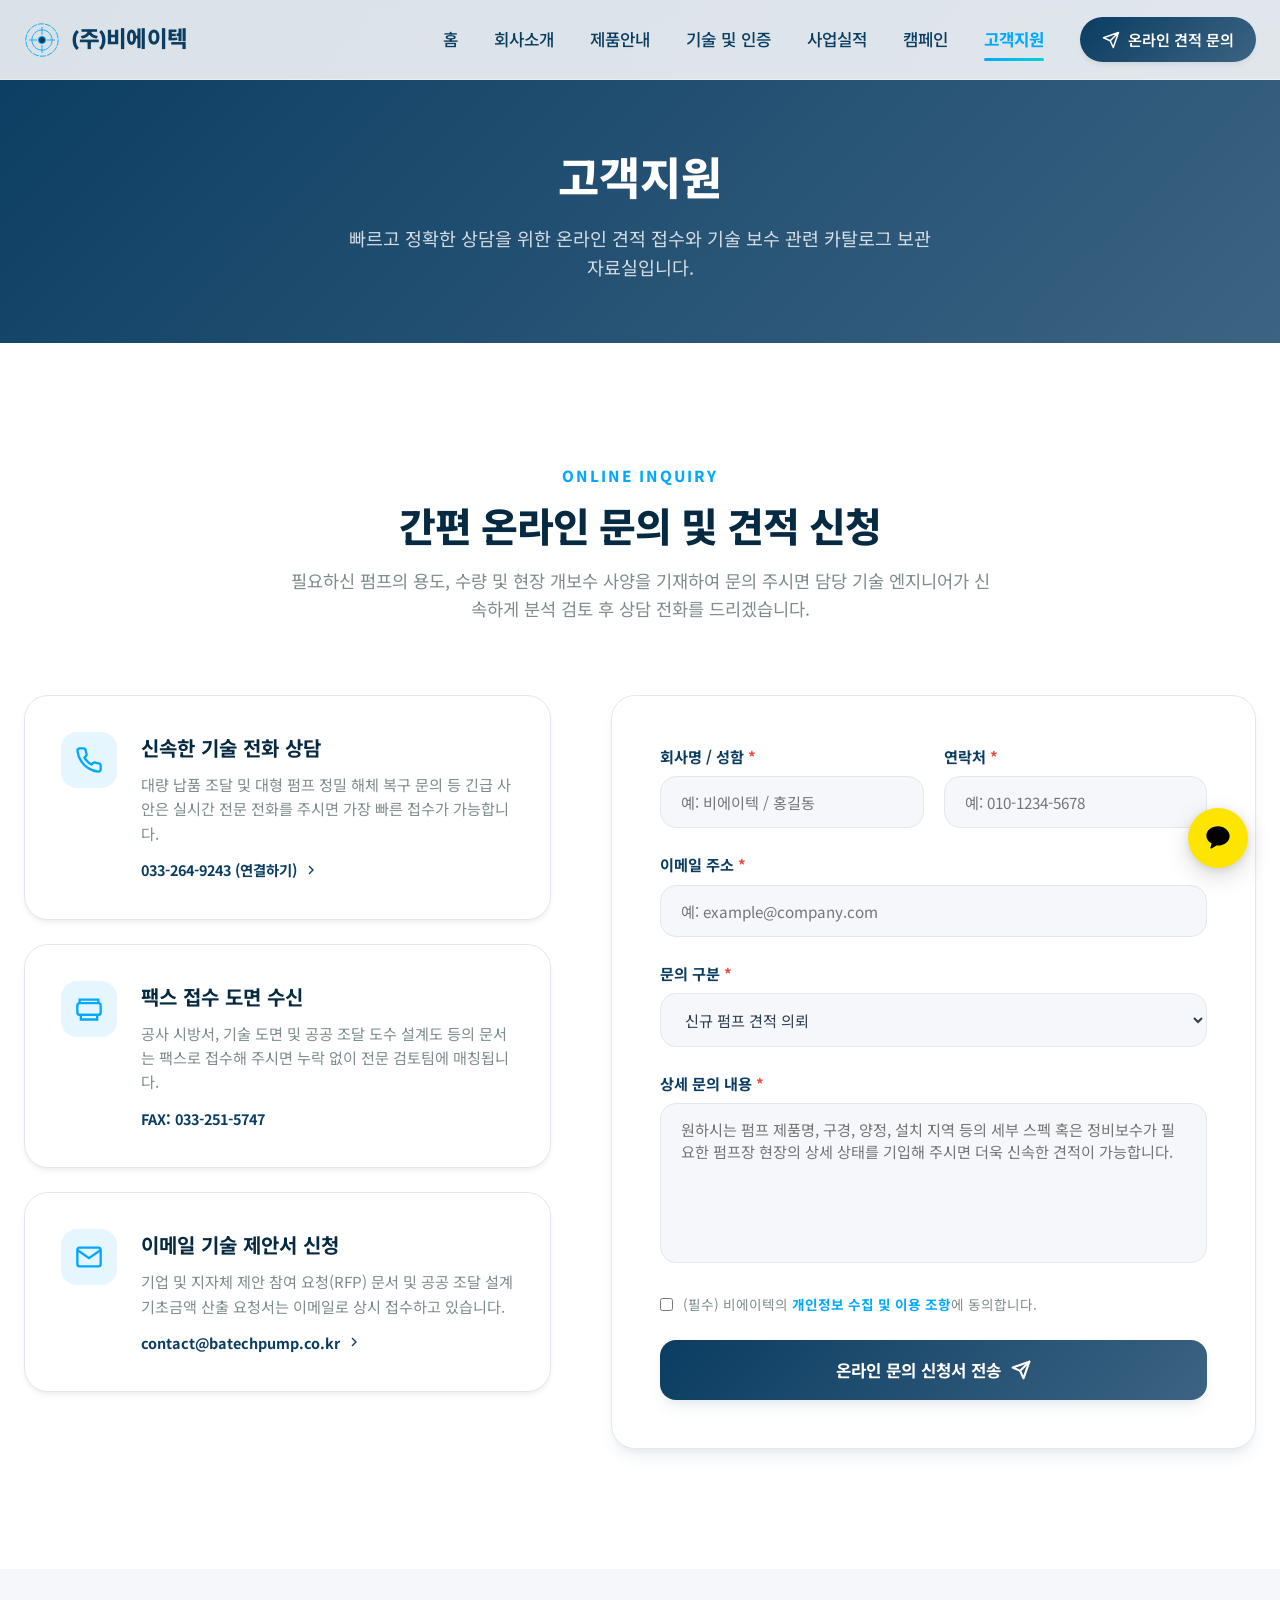
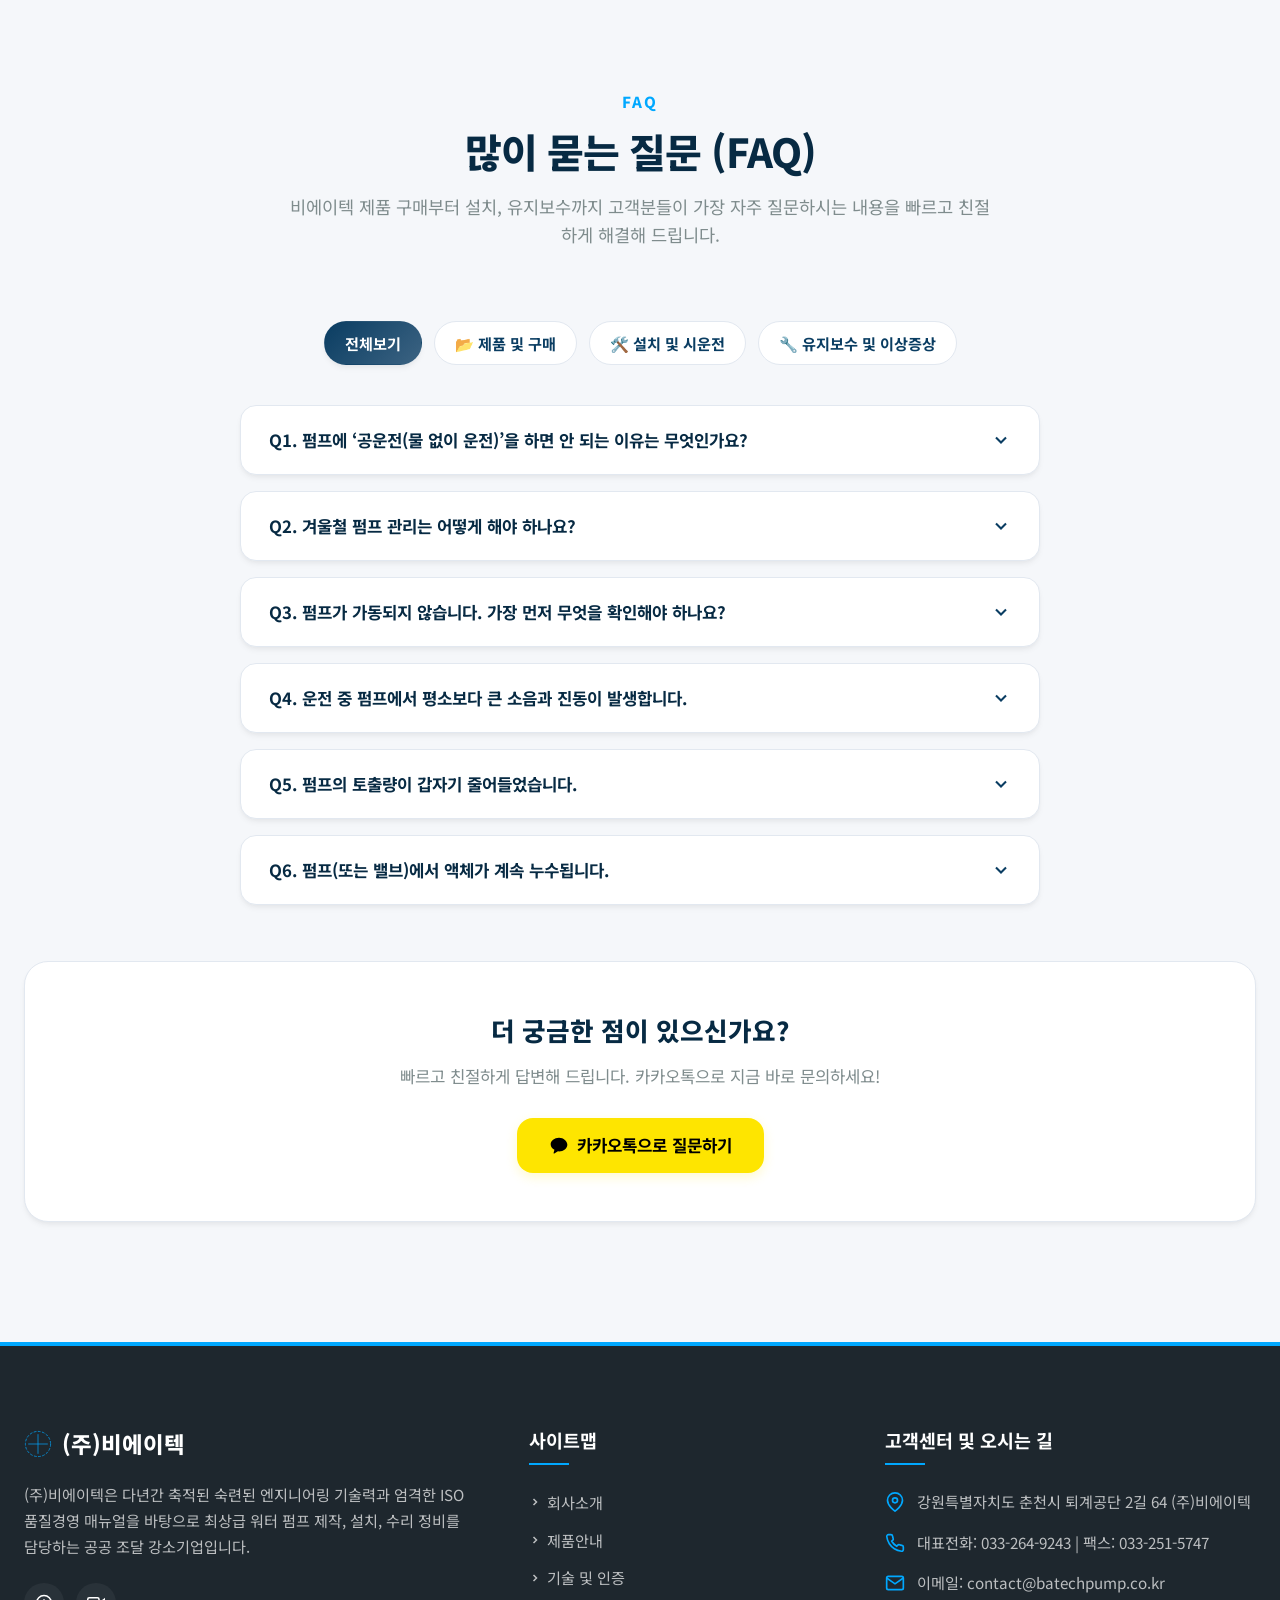
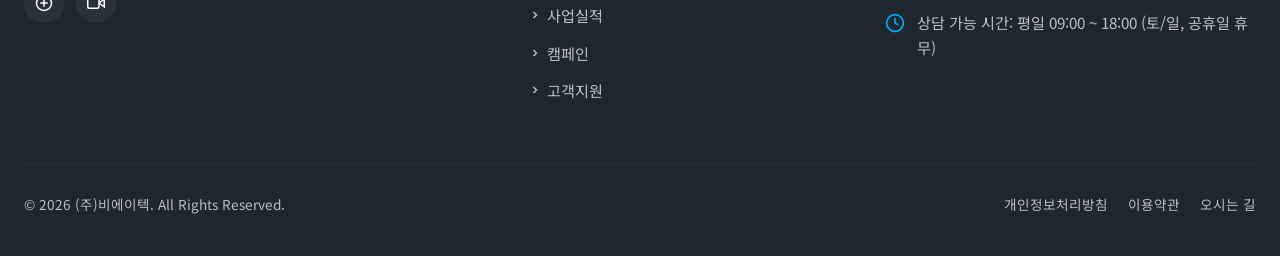
<file: support.html>
<!DOCTYPE html>
<html lang="ko">
<head>
  <meta charset="UTF-8">
  <meta name="viewport" content="width=device-width, initial-scale=1.0">
  <meta name="description" content="(주)비에이텍의 간편 온라인 견적 및 설치/수리 상담 문의 폼을 이용해 보시고, 최신 제품 카탈로그(PDF) 및 펌프 기술 매뉴얼 자료를 다운로드하세요.">
  <title>고객지원 - (주)비에이텍</title>
  <link rel="stylesheet" href="style.css">
  <script src="script.js" defer></script>
</head>
<body>

  <!-- --- Header / Navigation --- -->
  <header class="header" id="main-header">
    <div class="nav-container">
      <a href="index.html" class="logo" id="header-logo">
        <svg viewBox="0 0 100 100" aria-hidden="true">
          <circle cx="50" cy="50" r="45" stroke-dasharray="15 5" />
          <circle cx="50" cy="50" r="28" stroke-dasharray="5 2" />
          <path d="M50,15 L50,35 M50,65 L50,85 M15,50 L35,50 M65,50 L85,50" />
          <circle cx="50" cy="50" r="10" fill="currentColor" />
        </svg>
        <span>(주)비에이텍</span>
      </a>
      
      <nav class="nav-menu" id="header-nav-menu">
        <div class="nav-item"><a href="index.html" class="nav-link" id="nav-home">홈</a></div>
        <div class="nav-item"><a href="company.html" class="nav-link" id="nav-company">회사소개</a></div>
        <div class="nav-item"><a href="products.html" class="nav-link" id="nav-products">제품안내</a></div>
        <div class="nav-item"><a href="technology.html" class="nav-link" id="nav-tech">기술 및 인증</a></div>
        <div class="nav-item"><a href="performance.html" class="nav-link" id="nav-perf">사업실적</a></div>
        <div class="nav-item"><a href="campaign.html" class="nav-link" id="nav-campaign">캠페인</a></div>
        <div class="nav-item active"><a href="support.html" class="nav-link" id="nav-support">고객지원</a></div>
        <a href="support.html#inquiry-form-section" class="nav-cta" id="nav-cta-btn">
          <svg viewBox="0 0 24 24" width="18" height="18" fill="none" stroke="currentColor" stroke-width="2" stroke-linecap="round" stroke-linejoin="round"><path d="M22 2L11 13M22 2l-7 20-4-9-9-4 20-7z"/></svg>
          온라인 견적 문의
        </a>
      </nav>

      <button class="menu-toggle" aria-label="메뉴 열기/닫기" id="hamburger-menu">
        <span></span>
        <span></span>
        <span></span>
      </button>
    </div>
  </header>

  <!-- --- Page Cover --- -->
  <section class="section" style="padding: 140px 0 60px; background: linear-gradient(135deg, var(--primary-color) 0%, var(--primary-light) 100%); color: var(--text-light); text-align: center;">
    <div class="container">
      <h1 style="font-size: 2.8rem; font-weight: 800; margin-bottom: 12px;">고객지원</h1>
      <p style="color: rgba(255, 255, 255, 0.8); font-size: 1.15rem; max-width: 600px; margin: 0 auto;">빠르고 정확한 상담을 위한 온라인 견적 접수와 기술 보수 관련 카탈로그 보관 자료실입니다.</p>
    </div>
  </section>

  <!-- --- Contact & Form Section --- -->
  <section class="section section-white" id="inquiry-form-section">
    <div class="container">
      <div class="section-header">
        <span class="section-subtitle">Online Inquiry</span>
        <h2 class="section-title" id="support-title">간편 온라인 문의 및 견적 신청</h2>
        <p class="section-desc">필요하신 펌프의 용도, 수량 및 현장 개보수 사양을 기재하여 문의 주시면 담당 기술 엔지니어가 신속하게 분석 검토 후 상담 전화를 드리겠습니다.</p>
      </div>

      <div class="support-grid">
        
        <!-- Support Info Left -->
        <div class="support-info-cards" id="support-contacts">
          
          <!-- Card 1: Tel -->
          <div class="support-contact-card" id="contact-tel">
            <div class="support-card-icon">
              <svg viewBox="0 0 24 24"><path d="M22 16.92v3a2 2 0 0 1-2.18 2 19.79 19.79 0 0 1-8.63-3.07 19.5 19.5 0 0 1-6-6 19.79 19.79 0 0 1-3.07-8.67A2 2 0 0 1 4.11 2h3a2 2 0 0 1 2 1.72 12.84 12.84 0 0 0 .7 2.81 2 2 0 0 1-.45 2.11L8.09 9.91a16 16 0 0 0 6 6l1.27-1.27a2 2 0 0 1 2.11-.45 12.84 12.84 0 0 0 2.81.7A2 2 0 0 1 22 16.92z"/></svg>
            </div>
            <div class="support-card-details">
              <h4>신속한 기술 전화 상담</h4>
              <p>대량 납품 조달 및 대형 펌프 정밀 해체 복구 문의 등 긴급 사안은 실시간 전문 전화를 주시면 가장 빠른 접수가 가능합니다.</p>
              <a href="tel:033-264-9243" class="support-card-btn">033-264-9243 (연결하기) <svg viewBox="0 0 24 24"><polyline points="9 18 15 12 9 6"/></svg></a>
            </div>
          </div>

          <!-- Card 2: FAX -->
          <div class="support-contact-card" id="contact-fax">
            <div class="support-card-icon">
              <svg viewBox="0 0 24 24"><polyline points="4 7 4 4 20 4 20 7"/><rect x="2" y="7" width="20" height="10" rx="2" ry="2"/><path d="M5 17h14v4H5z"/></svg>
            </div>
            <div class="support-card-details">
              <h4>팩스 접수 도면 수신</h4>
              <p>공사 시방서, 기술 도면 및 공공 조달 도수 설계도 등의 문서는 팩스로 접수해 주시면 누락 없이 전문 검토팀에 매칭됩니다.</p>
              <span class="support-card-btn" style="cursor: default; color: var(--primary-color);">FAX: 033-251-5747</span>
            </div>
          </div>

          <!-- Card 3: Mail -->
          <div class="support-contact-card" id="contact-email">
            <div class="support-card-icon">
              <svg viewBox="0 0 24 24"><path d="M4 4h16c1.1 0 2 .9 2 2v12c0 1.1-.9 2-2 2H4c-1.1 0-2-.9-2-2V6c0-1.1.9-2 2-2z"/><polyline points="22,6 12,13 2,6"/></svg>
            </div>
            <div class="support-card-details">
              <h4>이메일 기술 제안서 신청</h4>
              <p>기업 및 지자체 제안 참여 요청(RFP) 문서 및 공공 조달 설계 기초금액 산출 요청서는 이메일로 상시 접수하고 있습니다.</p>
              <a href="mailto:contact@batechpump.co.kr" class="support-card-btn">contact@batechpump.co.kr <svg viewBox="0 0 24 24"><polyline points="9 18 15 12 9 6"/></svg></a>
            </div>
          </div>

        </div>

        <!-- Inquiry Form Right -->
        <div class="inquiry-form-box" id="inquiry-box-container">
          <form id="inquiry-form">
            <div class="form-row">
              <div class="form-group">
                <label for="client-name" class="form-label">회사명 / 성함 <span style="color: #e74c3c;">*</span></label>
                <input type="text" class="form-input" id="client-name" name="name" placeholder="예: 비에이텍 / 홍길동" required>
              </div>
              <div class="form-group">
                <label for="client-phone" class="form-label">연락처 <span style="color: #e74c3c;">*</span></label>
                <input type="tel" class="form-input" id="client-phone" name="phone" placeholder="예: 010-1234-5678" required>
              </div>
            </div>

            <div class="form-group">
              <label for="client-email" class="form-label">이메일 주소 <span style="color: #e74c3c;">*</span></label>
              <input type="email" class="form-input" id="client-email" name="email" placeholder="예: example@company.com" required>
            </div>

            <div class="form-group">
              <label for="inquiry-type" class="form-label">문의 구분 <span style="color: #e74c3c;">*</span></label>
              <select class="form-input" id="inquiry-type" name="type" aria-label="문의 구분 선택" style="cursor: pointer;">
                <option value="quote">신규 펌프 견적 의뢰</option>
                <option value="installation">펌프 가압장 시공 / 배관 설비</option>
                <option value="repair">해체 수리 / 진동 복원 / 밸브 보수</option>
                <option value="catalog">카탈로그 / 도면 요청</option>
                <option value="other">기타 문의</option>
              </select>
            </div>

            <div class="form-group">
              <label for="client-content" class="form-label">상세 문의 내용 <span style="color: #e74c3c;">*</span></label>
              <textarea class="form-input" id="client-content" name="content" placeholder="원하시는 펌프 제품명, 구경, 양정, 설치 지역 등의 세부 스펙 혹은 정비보수가 필요한 펌프장 현장의 상세 상태를 기입해 주시면 더욱 신속한 견적이 가능합니다." required></textarea>
            </div>

            <div class="form-group">
              <label class="form-checkbox" id="privacy-consent">
                <input type="checkbox" id="privacy-check" name="privacy" required>
                <span class="form-checkbox-label">
                  (필수) 비에이텍의 <a href="#">개인정보 수집 및 이용 조항</a>에 동의합니다.
                </span>
              </label>
            </div>

            <button type="submit" class="btn btn-primary" style="width: 100%; padding: 18px;" id="submit-inquiry-btn">
              온라인 문의 신청서 전송
              <svg viewBox="0 0 24 24" width="20" height="20" fill="none" stroke="currentColor" stroke-width="2.5" stroke-linecap="round" stroke-linejoin="round"><line x1="22" y1="2" x2="11" y2="13"/><polygon points="22 2 15 22 11 13 2 9 22 2"/></svg>
            </button>
          </form>
        </div>

      </div>
    </div>
  </section>

  <!-- --- FAQ Section --- -->
  <section class="section section-light" id="faq-section">
    <div class="container">
      <div class="section-header">
        <span class="section-subtitle">FAQ</span>
        <h2 class="section-title" id="faq-title">많이 묻는 질문 (FAQ)</h2>
        <p class="section-desc">비에이텍 제품 구매부터 설치, 유지보수까지 고객분들이 가장 자주 질문하시는 내용을 빠르고 친절하게 해결해 드립니다.</p>
      </div>

      <!-- FAQ Category Tabs -->
      <div class="faq-categories-nav" id="faq-tabs">
        <button class="faq-tab-btn active" data-faq-cat="all">전체보기</button>
        <button class="faq-tab-btn" data-faq-cat="purchase">📂 제품 및 구매</button>
        <button class="faq-tab-btn" data-faq-cat="installation">🛠️ 설치 및 시운전</button>
        <button class="faq-tab-btn" data-faq-cat="maintenance">🔧 유지보수 및 이상증상</button>
      </div>

      <!-- FAQ Accordion Container -->
      <div class="faq-accordion" id="faq-list">
        
        <!-- [제품 및 구매 문의] -->
        <div class="faq-item" data-faq-category="purchase">
          <button class="faq-question">
            <span>Q1. 펌프에 ‘공운전(물 없이 운전)’을 하면 안 되는 이유는 무엇인가요?</span>
            <svg viewBox="0 0 24 24" class="faq-arrow"><polyline points="6 9 12 15 18 9"/></svg>
          </button>
          <div class="faq-answer">
            <div class="faq-answer-content">
              <strong>A. 펌프 내부에 액체 없이 가동하면 윤활 및 냉각이 되지 않아 임펠러, 로터, 스테이터 등 핵심 부품이 단시간에 마모되거나 소손됩니다.</strong><br>
              펌프의 수명과 성능을 위해 반드시 마중물을 채우거나 흡입 조건이 만족된 상태에서만 가동하십시오.
            </div>
          </div>
        </div>

        <!-- [설치 및 시운전 문의] -->
        <div class="faq-item" data-faq-category="installation">
          <button class="faq-question">
            <span>Q2. 겨울철 펌프 관리는 어떻게 해야 하나요?</span>
            <svg viewBox="0 0 24 24" class="faq-arrow"><polyline points="6 9 12 15 18 9"/></svg>
          </button>
          <div class="faq-answer">
            <div class="faq-answer-content">
              <strong>A. 추운 날씨에는 펌프 및 배관 내 액체가 동결되어 파손될 위험이 매우 큽니다.</strong><br>
              운전 정지 시에는 반드시 드레인 플러그(배수 마개)를 열어 내부의 물을 완전히 제거하십시오. 동파 방지를 위해 보온재를 설치하는 것도 권장합니다.
            </div>
          </div>
        </div>

        <!-- [유지보수 및 이상증상 문의] -->
        <div class="faq-item" data-faq-category="maintenance">
          <button class="faq-question">
            <span>Q3. 펌프가 가동되지 않습니다. 가장 먼저 무엇을 확인해야 하나요?</span>
            <svg viewBox="0 0 24 24" class="faq-arrow"><polyline points="6 9 12 15 18 9"/></svg>
          </button>
          <div class="faq-answer">
            <div class="faq-answer-content">
              <strong>A. 가장 먼저 전원 공급 상태와 차단기(MCCB/NFB)를 확인하십시오.</strong><br>
              전원 이상이 없다면 펌프의 회전 방향이 올바른지, 흡입측 밸브가 열려 있는지 확인하시기 바랍니다. 펌프 내부에 이물질이 끼어 회전이 구속되었을 가능성도 있으니 점검이 필요합니다.
            </div>
          </div>
        </div>

        <div class="faq-item" data-faq-category="maintenance">
          <button class="faq-question">
            <span>Q4. 운전 중 펌프에서 평소보다 큰 소음과 진동이 발생합니다.</span>
            <svg viewBox="0 0 24 24" class="faq-arrow"><polyline points="6 9 12 15 18 9"/></svg>
          </button>
          <div class="faq-answer">
            <div class="faq-answer-content">
              <strong>A. 진동과 소음의 주요 원인은 펌프와 모터의 축 중심(얼라인먼트) 불일치입니다.</strong><br>
              또한 베어링의 마모나 기초 콘크리트의 고정 상태가 약해졌을 때 발생할 수 있습니다. 이 경우 즉시 운전을 중지하고 축 정렬 상태를 재조정하거나 베어링을 교체하십시오.
            </div>
          </div>
        </div>

        <div class="faq-item" data-faq-category="maintenance">
          <button class="faq-question">
            <span>Q5. 펌프의 토출량이 갑자기 줄어들었습니다.</span>
            <svg viewBox="0 0 24 24" class="faq-arrow"><polyline points="6 9 12 15 18 9"/></svg>
          </button>
          <div class="faq-answer">
            <div class="faq-answer-content">
              <strong>A. 토출량 부족은 대부분 흡입측 스트레이너나 밸브의 막힘으로 인해 발생합니다.</strong><br>
              흡입 라인에 이물질이 유입되었는지 먼저 확인하시고, 임펠러의 마모 상태를 점검해 보시기 바랍니다. 펌프 내부에 공기가 혼입되는 '에어 포켓' 현상이 있는지 확인하는 것도 중요합니다.
            </div>
          </div>
        </div>

        <div class="faq-item" data-faq-category="maintenance">
          <button class="faq-question">
            <span>Q6. 펌프(또는 밸브)에서 액체가 계속 누수됩니다.</span>
            <svg viewBox="0 0 24 24" class="faq-arrow"><polyline points="6 9 12 15 18 9"/></svg>
          </button>
          <div class="faq-answer">
            <div class="faq-answer-content">
              <strong>A. 메카니컬 씰이나 패킹부에 손상이 발생했기 때문입니다.</strong><br>
              메카니컬 씰 방식은 씰 파손 여부를 확인하고, 글랜드 패킹 방식은 글랜드 너트를 적절히 조여 누수량을 조절하십시오. 조절 후에도 누수가 멈추지 않으면 소모품(패킹, 오링, 씰) 교체가 필요합니다.
            </div>
          </div>
        </div>
      </div>

      <!-- FAQ CTA Callout -->
      <div class="faq-cta">
        <h3>더 궁금한 점이 있으신가요?</h3>
        <p>빠르고 친절하게 답변해 드립니다. 카카오톡으로 지금 바로 문의하세요!</p>
        <a href="http://pf.kakao.com/_AeHXX/chat" target="_blank" rel="noopener noreferrer" class="btn-kakaotalk" id="kakaotalk-faq-btn">
          <svg viewBox="0 0 24 24" fill="currentColor">
            <path d="M12,2C6.5,2,2,5.6,2,10c0,2.8,1.8,5.3,4.5,6.6l-1,3.7c-0.1,0.5,0.4,0.9,0.9,0.7l4.3-2.6c0.4,0.1,0.8,0.1,1.3,0.1c5.5,0,10-3.6,10-8S17.5,2,12,2z"/>
          </svg>
          카카오톡으로 질문하기
        </a>
      </div>
    </div>
  </section>


  <!-- --- Form Submission Success Modal --- -->
  <div class="success-modal" id="success-modal" aria-hidden="true" role="dialog" aria-labelledby="success-popup-title">
    <div class="success-card">
      <div class="success-icon-box">
        <svg viewBox="0 0 24 24"><polyline points="20 6 9 17 4 12"/></svg>
      </div>
      <h3 class="success-card-title" id="success-popup-title" style="font-size: 1.5rem; font-weight: 800; color: var(--primary-dark); margin-bottom: 12px;">접수 완료</h3>
      <p id="success-msg-text" style="color: var(--text-muted); font-size: 0.95rem; line-height: 1.6; margin-bottom: 28px;">
        견적 상담이 접수되었습니다. 24시간 이내에 담당자가 연락드리겠습니다.
      </p>
      <button class="btn btn-primary" style="width: 100%; padding: 14px;" id="success-close-btn">확인 및 창 닫기</button>
    </div>
  </div>

  <!-- --- Footer --- -->
  <footer class="footer" id="main-footer">
    <div class="container">
      <div class="footer-grid">
        <!-- Col 1: About B-Tech -->
        <div class="footer-info-col" id="footer-about">
          <h3>
            <svg viewBox="0 0 100 100">
              <circle cx="50" cy="50" r="45" stroke-dasharray="10 5" />
              <path d="M50,15 L50,85 M15,50 L85,50" />
            </svg>
            (주)비에이텍
          </h3>
          <p>
            (주)비에이텍은 다년간 축적된 숙련된 엔지니어링 기술력과 엄격한 ISO 품질경영 매뉴얼을 바탕으로 최상급 워터 펌프 제작, 설치, 수리 정비를 담당하는 공공 조달 강소기업입니다.
          </p>
          <div class="footer-socials" id="footer-social-links">
            <a href="#" class="footer-social-btn" aria-label="블로그"><svg viewBox="0 0 24 24"><path d="M2 12a10 10 0 1 1 10 10A10 10 0 0 1 2 12zm10-5v10m-5-5h10"/></svg></a>
            <a href="#" class="footer-social-btn" aria-label="유튜브"><svg viewBox="0 0 24 24"><polygon points="23 7 16 12 23 17 23 7"/><rect x="1" y="5" width="15" height="14" rx="2" ry="2"/></svg></a>
          </div>
        </div>

        <!-- Col 2: Navigation Links -->
        <div class="footer-links-col" id="footer-sitemap">
          <h4>사이트맵</h4>
          <ul class="footer-links-list">
            <li><a href="company.html"><svg viewBox="0 0 24 24" width="12" height="12" fill="none" stroke="currentColor" stroke-width="3"><polyline points="9 18 15 12 9 6"/></svg>회사소개</a></li>
            <li><a href="products.html"><svg viewBox="0 0 24 24" width="12" height="12" fill="none" stroke="currentColor" stroke-width="3"><polyline points="9 18 15 12 9 6"/></svg>제품안내</a></li>
            <li><a href="technology.html"><svg viewBox="0 0 24 24" width="12" height="12" fill="none" stroke="currentColor" stroke-width="3"><polyline points="9 18 15 12 9 6"/></svg>기술 및 인증</a></li>
            <li><a href="performance.html"><svg viewBox="0 0 24 24" width="12" height="12" fill="none" stroke="currentColor" stroke-width="3"><polyline points="9 18 15 12 9 6"/></svg>사업실적</a></li>
            <li><a href="campaign.html"><svg viewBox="0 0 24 24" width="12" height="12" fill="none" stroke="currentColor" stroke-width="3"><polyline points="9 18 15 12 9 6"/></svg>캠페인</a></li>
            <li><a href="support.html"><svg viewBox="0 0 24 24" width="12" height="12" fill="none" stroke="currentColor" stroke-width="3"><polyline points="9 18 15 12 9 6"/></svg>고객지원</a></li>
          </ul>
        </div>

        <!-- Col 3: Contact Info -->
        <div class="footer-contact-col" id="footer-contact-details">
          <h4>고객센터 및 오시는 길</h4>
          <div class="footer-contact-details">
            <div class="footer-contact-item">
              <svg viewBox="0 0 24 24"><path d="M21 10c0 7-9 13-9 13s-9-6-9-13a9 9 0 0 1 18 0z"/><circle cx="12" cy="10" r="3"/></svg>
              <span>강원특별자치도 춘천시 퇴계공단 2길 64 (주)비에이텍</span>
            </div>
            <div class="footer-contact-item">
              <svg viewBox="0 0 24 24"><path d="M22 16.92v3a2 2 0 0 1-2.18 2 19.79 19.79 0 0 1-8.63-3.07 19.5 19.5 0 0 1-6-6 19.79 19.79 0 0 1-3.07-8.67A2 2 0 0 1 4.11 2h3a2 2 0 0 1 2 1.72 12.84 12.84 0 0 0 .7 2.81 2 2 0 0 1-.45 2.11L8.09 9.91a16 16 0 0 0 6 6l1.27-1.27a2 2 0 0 1 2.11-.45 12.84 12.84 0 0 0 2.81.7A2 2 0 0 1 22 16.92z"/></svg>
              <span>대표전화: 033-264-9243 | 팩스: 033-251-5747</span>
            </div>
            <div class="footer-contact-item">
              <svg viewBox="0 0 24 24"><path d="M4 4h16c1.1 0 2 .9 2 2v12c0 1.1-.9 2-2 2H4c-1.1 0-2-.9-2-2V6c0-1.1.9-2 2-2z"/><polyline points="22,6 12,13 2,6"/></svg>
              <span>이메일: contact@batechpump.co.kr</span>
            </div>
            <div class="footer-contact-item">
              <svg viewBox="0 0 24 24"><circle cx="12" cy="12" r="10"/><polyline points="12 6 12 12 16 14"/></svg>
              <span>상담 가능 시간: 평일 09:00 ~ 18:00 (토/일, 공휴일 휴무)</span>
            </div>
          </div>
        </div>
      </div>

      <div class="footer-bottom" id="footer-base">
        <div>&copy; 2026 (주)비에이텍. All Rights Reserved.</div>
        <div class="footer-bottom-links">
          <a href="#">개인정보처리방침</a>
          <a href="#">이용약관</a>
          <a href="company.html#location-section">오시는 길</a>
        </div>
      </div>
    </div>
  </footer>

</body>
</html>
</file>
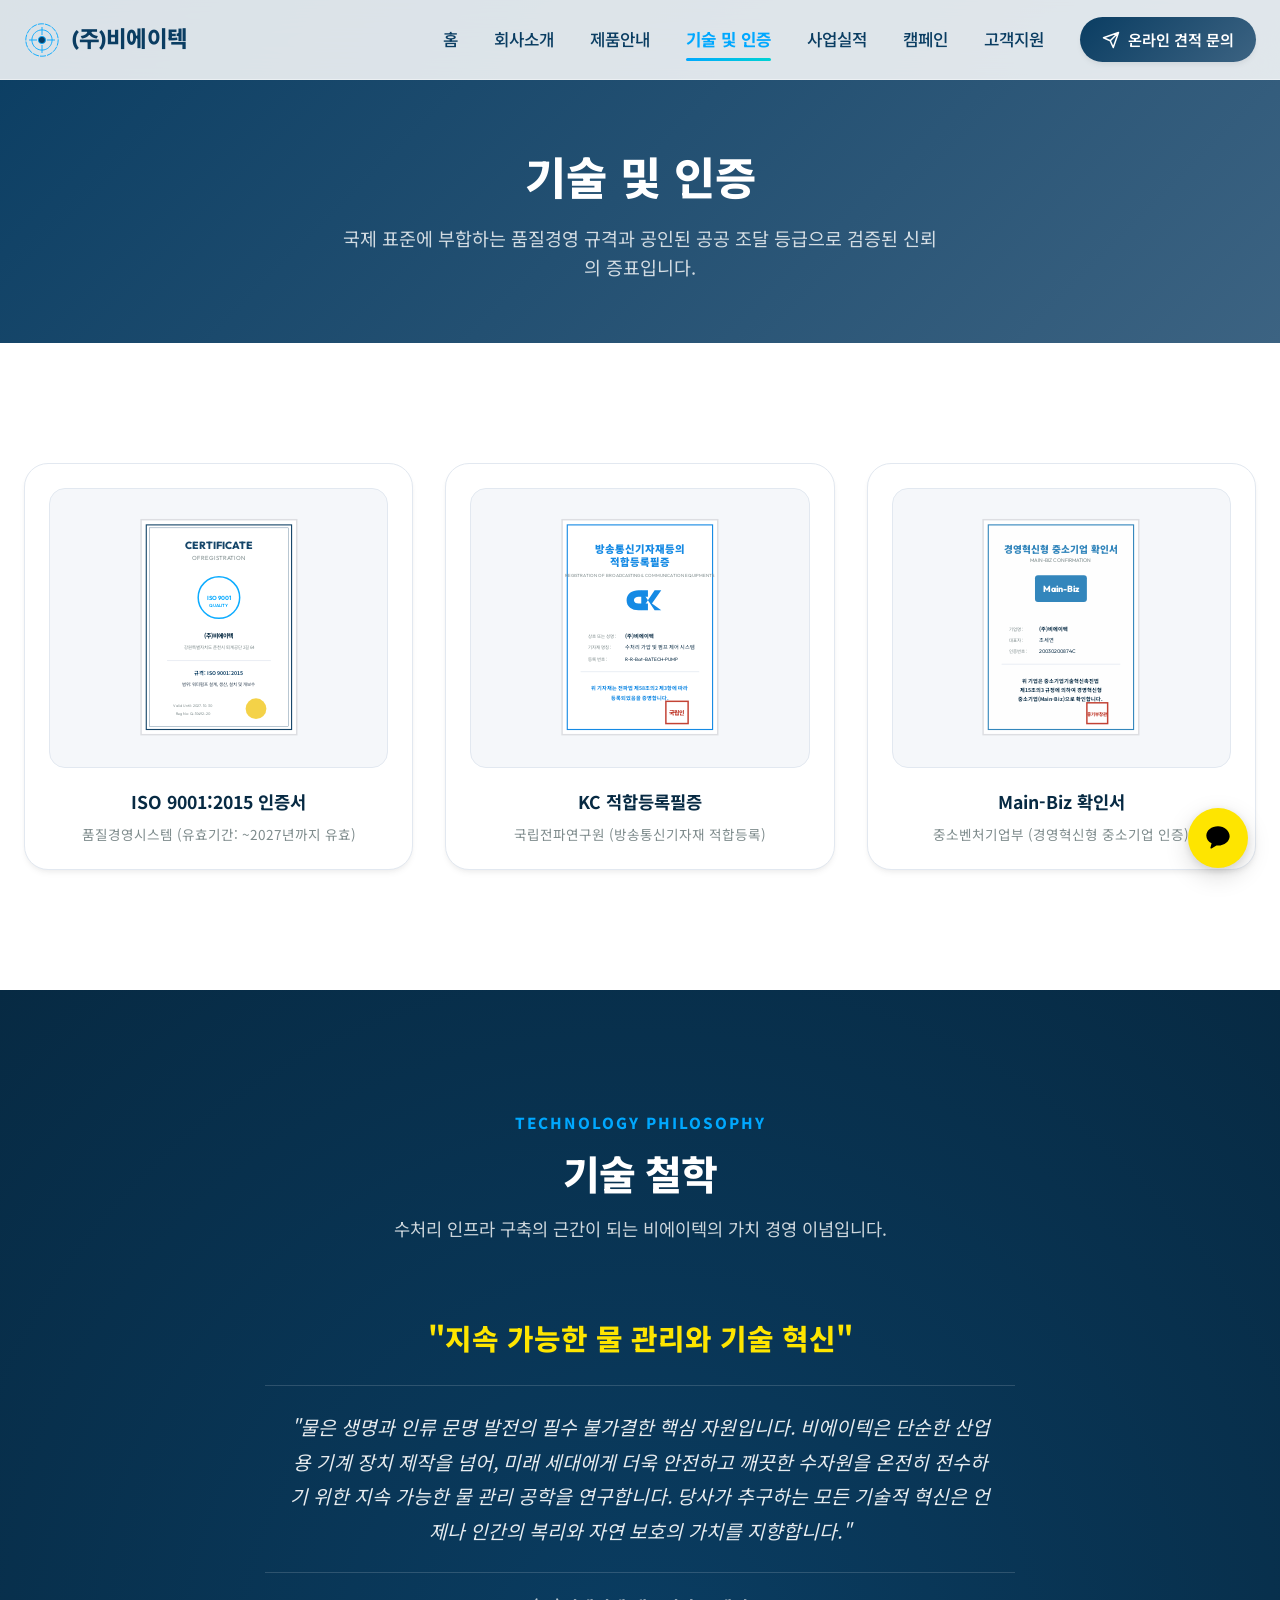
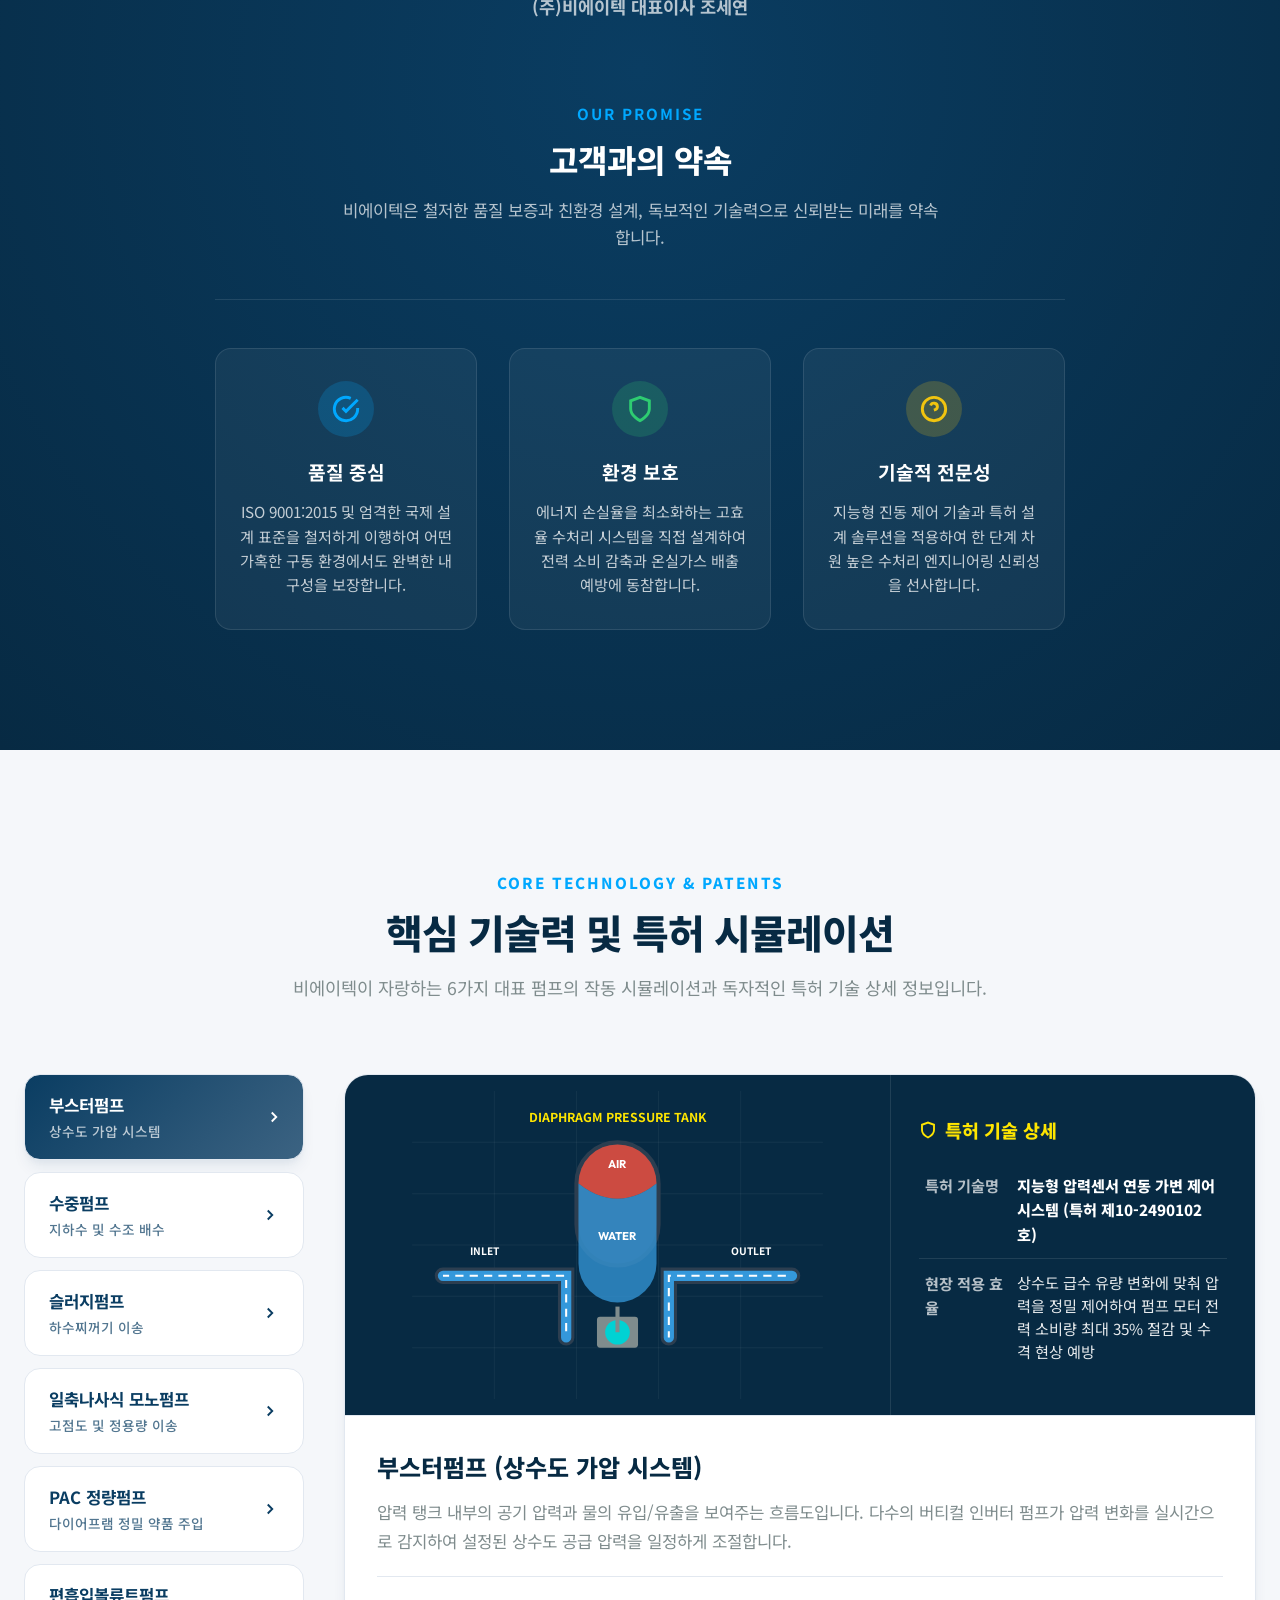
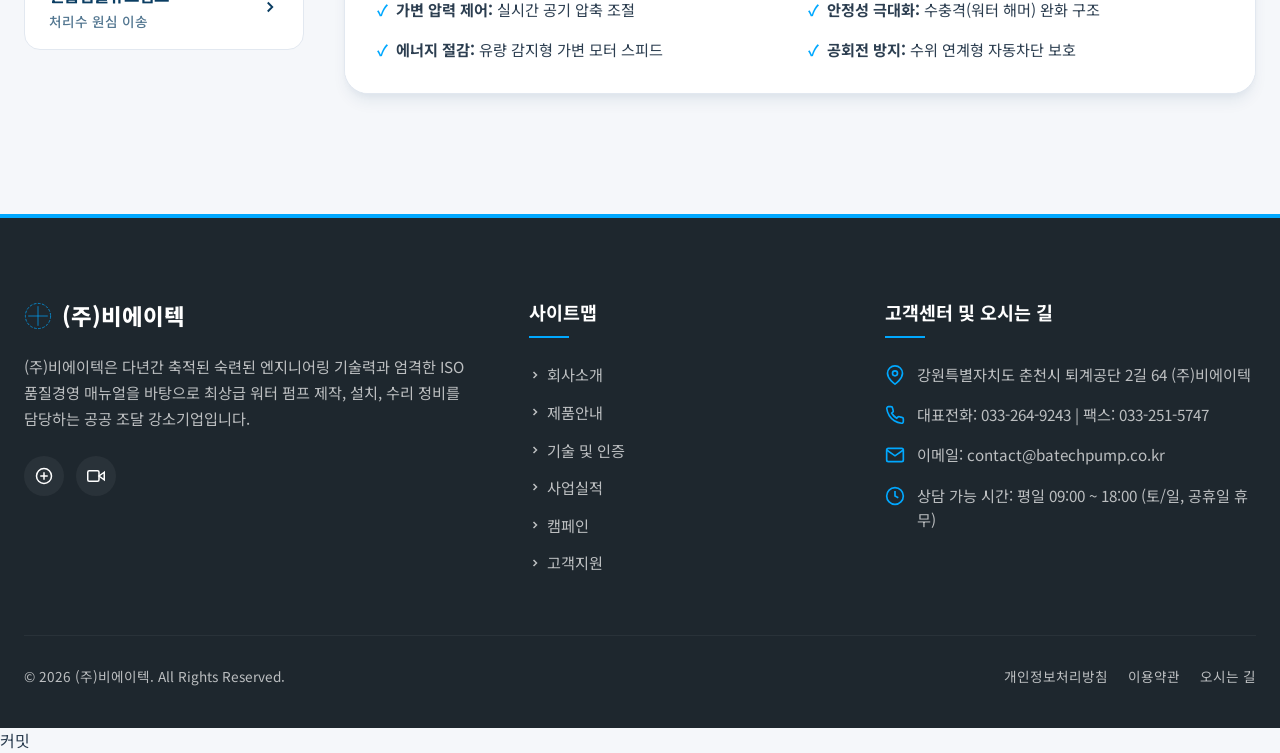
<file: technology.html>
<!DOCTYPE html>
<html lang="ko">
<head>
  <meta charset="UTF-8">
  <meta name="viewport" content="width=device-width, initial-scale=1.0">
  <meta name="description" content="(주)비에이텍의 ISO 9001:2015 품질인증, 벤처기업 확인서, Main-Biz 경영혁신 인증 및 공공조달 직접생산확인증명서 등 대외 인증과 품질 신뢰성을 확인하세요.">
  <title>기술 및 인증 - (주)비에이텍</title>
  <link rel="stylesheet" href="style.css">
  <script src="script.js?v=1.0.1" defer></script>
</head>
<body>

  <!-- --- Header / Navigation --- -->
  <header class="header" id="main-header">
    <div class="nav-container">
      <a href="index.html" class="logo" id="header-logo">
        <svg viewBox="0 0 100 100" aria-hidden="true">
          <circle cx="50" cy="50" r="45" stroke-dasharray="15 5" />
          <circle cx="50" cy="50" r="28" stroke-dasharray="5 2" />
          <path d="M50,15 L50,35 M50,65 L50,85 M15,50 L35,50 M65,50 L85,50" />
          <circle cx="50" cy="50" r="10" fill="currentColor" />
        </svg>
        <span>(주)비에이텍</span>
      </a>
      
      <nav class="nav-menu" id="header-nav-menu">
        <div class="nav-item"><a href="index.html" class="nav-link" id="nav-home">홈</a></div>
        <div class="nav-item"><a href="company.html" class="nav-link" id="nav-company">회사소개</a></div>
        <div class="nav-item"><a href="products.html" class="nav-link" id="nav-products">제품안내</a></div>
        <div class="nav-item active"><a href="technology.html" class="nav-link" id="nav-tech">기술 및 인증</a></div>
        <div class="nav-item"><a href="performance.html" class="nav-link" id="nav-perf">사업실적</a></div>
        <div class="nav-item"><a href="campaign.html" class="nav-link" id="nav-campaign">캠페인</a></div>
        <div class="nav-item"><a href="support.html" class="nav-link" id="nav-support">고객지원</a></div>
        <a href="support.html#inquiry-form-section" class="nav-cta" id="nav-cta-btn">
          <svg viewBox="0 0 24 24" width="18" height="18" fill="none" stroke="currentColor" stroke-width="2" stroke-linecap="round" stroke-linejoin="round"><path d="M22 2L11 13M22 2l-7 20-4-9-9-4 20-7z"/></svg>
          온라인 견적 문의
        </a>
      </nav>

      <button class="menu-toggle" aria-label="메뉴 열기/닫기" id="hamburger-menu">
        <span></span>
        <span></span>
        <span></span>
      </button>
    </div>
  </header>

  <!-- --- Page Cover --- -->
  <section class="section" style="padding: 140px 0 60px; background: linear-gradient(135deg, var(--primary-color) 0%, var(--primary-light) 100%); color: var(--text-light); text-align: center;">
    <div class="container">
      <h1 style="font-size: 2.8rem; font-weight: 800; margin-bottom: 12px;">기술 및 인증</h1>
      <p style="color: rgba(255, 255, 255, 0.8); font-size: 1.15rem; max-width: 600px; margin: 0 auto;">국제 표준에 부합하는 품질경영 규격과 공인된 공공 조달 등급으로 검증된 신뢰의 증표입니다.</p>
    </div>
  </section>

  <!-- --- Certificates Grid Section --- -->
  <section class="section section-white" id="certs-showroom">
    <div class="container">      <div class="certs-grid" id="showroom-certs-grid">
        
        <!-- Cert 1: ISO 9001 -->
        <div class="cert-card" id="cert-iso9001" data-pdf="ISO9001인증서.pdf">
          <div class="cert-img-box">
            <!-- Stylized ISO 9001 Certificate Vector SVG -->
            <svg class="cert-svg-placeholder" viewBox="0 0 220 300" aria-label="ISO 9001:2015 품질경영시스템 인증서">
              <rect x="5" y="5" width="210" height="290" fill="#ffffff" stroke="#dcdde1" stroke-width="2" />
              <!-- Elegant double borders -->
              <rect x="12" y="12" width="196" height="276" fill="none" stroke="var(--primary-color)" stroke-width="1.5" />
              <rect x="16" y="16" width="188" height="268" fill="none" stroke="var(--primary-light)" stroke-width="0.5" />
              <!-- Header -->
              <text x="110" y="45" font-family="'Outfit', sans-serif" font-size="14" fill="var(--primary-color)" font-weight="800" text-anchor="middle">CERTIFICATE</text>
              <text x="110" y="60" font-family="'Outfit', sans-serif" font-size="8" fill="var(--text-muted)" text-anchor="middle">OF REGISTRATION</text>
              
              <!-- Seal -->
              <circle cx="110" cy="110" r="28" fill="none" stroke="var(--accent-color)" stroke-width="2" />
              <text x="110" y="113" font-family="'Outfit', sans-serif" font-size="8" fill="var(--accent-color)" font-weight="700" text-anchor="middle">ISO 9001</text>
              <text x="110" y="123" font-family="'Outfit', sans-serif" font-size="6" fill="var(--accent-color)" font-weight="600" text-anchor="middle">QUALITY</text>
              
              <!-- Content -->
              <text x="110" y="165" font-family="'Noto Sans KR'" font-size="8" fill="var(--primary-dark)" font-weight="800" text-anchor="middle">(주)비에이텍</text>
              <text x="110" y="180" font-family="'Noto Sans KR'" font-size="6" fill="var(--text-muted)" text-anchor="middle">강원특별자치도 춘천시 퇴계공단 2길 64</text>
              
              <line x1="40" y1="195" x2="180" y2="195" stroke="var(--border-color)" stroke-width="1" />
              
              <text x="110" y="215" font-family="'Noto Sans KR'" font-size="7" fill="var(--primary-color)" font-weight="700" text-anchor="middle">규격: ISO 9001:2015</text>
              <text x="110" y="230" font-family="'Noto Sans KR'" font-size="6" fill="var(--text-main)" text-anchor="middle">범위: 워터펌프 설계, 생산, 설치 및 개보수</text>
              
              <!-- Dates & Gold Stamp -->
              <circle cx="160" cy="260" r="14" fill="#f1c40f" opacity="0.8" />
              <text x="75" y="258" font-family="'Outfit'" font-size="5" fill="var(--text-muted)" text-anchor="middle">Valid Until: 2027. 10. 30</text>
              <text x="75" y="268" font-family="'Outfit'" font-size="5" fill="var(--text-muted)" text-anchor="middle">Reg No: Q-10492-20</text>
            </svg>
            <div class="cert-zoom-overlay">
              <svg viewBox="0 0 24 24" fill="none" stroke="currentColor" stroke-width="2"><circle cx="11" cy="11" r="8"/><line x1="21" y1="21" x2="16.65" y2="16.65"/><line x1="11" y1="8" x2="11" y2="14"/><line x1="8" y1="11" x2="14" y2="11"/></svg>
            </div>
          </div>
          <h3 class="cert-title">ISO 9001:2015 인증서</h3>
          <p class="cert-desc">품질경영시스템 (유효기간: ~2027년까지 유효)</p>
        </div>

        <!-- Cert 2: KC Certificate -->
        <div class="cert-card" id="cert-kc" data-pdf="KC인증서.pdf">
          <div class="cert-img-box">
            <!-- Stylized KC Certificate Vector SVG -->
            <svg class="cert-svg-placeholder" viewBox="0 0 220 300" aria-label="KC인증서">
              <rect x="5" y="5" width="210" height="290" fill="#ffffff" stroke="#dcdde1" stroke-width="2" />
              <rect x="12" y="12" width="196" height="276" fill="none" stroke="#0984e3" stroke-width="1.5" />
              <!-- Title -->
              <text x="110" y="50" font-family="'Noto Sans KR'" font-size="14" fill="#0984e3" font-weight="900" text-anchor="middle">방송통신기자재등의</text>
              <text x="110" y="68" font-family="'Noto Sans KR'" font-size="14" fill="#0984e3" font-weight="900" text-anchor="middle">적합등록필증</text>
              <text x="110" y="82" font-family="'Outfit'" font-size="6" fill="var(--text-muted)" text-anchor="middle">REGISTRATION OF BROADCASTING & COMMUNICATION EQUIPMENTS</text>
              
              <!-- KC Emblem representation -->
              <g transform="translate(92, 100) scale(0.9)">
                <!-- Stylized KC logo -->
                <path d="M0,15 C0,5 8,0 18,0 L32,0 L32,10 L18,10 C14,10 11,12 11,15 C11,18 14,20 18,20 L32,20 L32,30 L18,30 C8,30 0,25 0,15 Z" fill="#0984e3" />
                <path d="M22,0 L32,15 L42,0 L52,0 L38,20 L52,30 L42,30 L32,15 L22,30 L22,0 Z" fill="#0984e3" />
              </g>

              <!-- Content -->
              <text x="40" y="165" font-family="'Noto Sans KR'" font-size="6" fill="var(--text-muted)">상호 또는 성명 :</text>
              <text x="90" y="165" font-family="'Noto Sans KR'" font-size="7" fill="var(--primary-dark)" font-weight="800">(주)비에이텍</text>
              
              <text x="40" y="180" font-family="'Noto Sans KR'" font-size="6" fill="var(--text-muted)">기자재 명칭 :</text>
              <text x="90" y="180" font-family="'Noto Sans KR'" font-size="7" fill="var(--primary-dark)">수처리 가압 및 펌프 제어 시스템</text>
              
              <text x="40" y="195" font-family="'Noto Sans KR'" font-size="6" fill="var(--text-muted)">등록 번호 :</text>
              <text x="90" y="195" font-family="'Outfit'" font-size="6.5" fill="var(--primary-dark)">R-R-Bat-BATECH-PUMP</text>
 
              <line x1="30" y1="210" x2="190" y2="210" stroke="var(--border-color)" stroke-width="1" />
              
              <text x="110" y="235" font-family="'Noto Sans KR'" font-size="7" fill="#0984e3" font-weight="700" text-anchor="middle">위 기자재는 전파법 제58조의2 제3항에 따라</text>
              <text x="110" y="248" font-family="'Noto Sans KR'" font-size="7" fill="#0984e3" font-weight="700" text-anchor="middle">등록되었음을 증명합니다.</text>
              
              <!-- National Radio Research Agency Stamp -->
              <rect x="145" y="250" width="30" height="30" fill="none" stroke="#c0392b" stroke-width="2" />
              <text x="160" y="268" font-family="'Noto Sans KR'" font-size="8" fill="#c0392b" font-weight="900" text-anchor="middle">국립인</text>
            </svg>
            <div class="cert-zoom-overlay">
              <svg viewBox="0 0 24 24" fill="none" stroke="currentColor" stroke-width="2"><circle cx="11" cy="11" r="8"/><line x1="21" y1="21" x2="16.65" y2="16.65"/><line x1="11" y1="8" x2="11" y2="14"/><line x1="8" y1="11" x2="14" y2="11"/></svg>
            </div>
          </div>
          <h3 class="cert-title">KC 적합등록필증</h3>
          <p class="cert-desc">국립전파연구원 (방송통신기자재 적합등록)</p>
        </div>

        <!-- Cert 3: Main-Biz -->
        <div class="cert-card" id="cert-mainbiz" data-pdf="메인비즈확인서.pdf">
          <div class="cert-img-box">
            <!-- Stylized Main-Biz Confirmation Vector SVG -->
            <svg class="cert-svg-placeholder" viewBox="0 0 220 300" aria-label="경영혁신형 중소기업 확인서">
              <rect x="5" y="5" width="210" height="290" fill="#ffffff" stroke="#dcdde1" stroke-width="2" />
              <rect x="12" y="12" width="196" height="276" fill="none" stroke="#2980b9" stroke-width="1.5" />
              <!-- Title -->
              <text x="110" y="50" font-family="'Noto Sans KR'" font-size="13" fill="#2980b9" font-weight="900" text-anchor="middle">경영혁신형 중소기업 확인서</text>
              <text x="110" y="62" font-family="'Outfit'" font-size="7" fill="var(--text-muted)" text-anchor="middle">MAIN-BIZ CONFIRMATION</text>
              
              <!-- Main-Biz Blue Badge design -->
              <rect x="75" y="80" width="70" height="36" rx="4" fill="#2980b9" />
              <text x="110" y="102" font-family="'Outfit'" font-size="12" fill="#ffffff" font-weight="800" text-anchor="middle">Main-Biz</text>

              <!-- Content -->
              <text x="40" y="155" font-family="'Noto Sans KR'" font-size="6" fill="var(--text-muted)">기업명 :</text>
              <text x="80" y="155" font-family="'Noto Sans KR'" font-size="7" fill="var(--primary-dark)" font-weight="800">(주)비에이텍</text>
              
              <text x="40" y="170" font-family="'Noto Sans KR'" font-size="6" fill="var(--text-muted)">대표자 :</text>
              <text x="80" y="170" font-family="'Noto Sans KR'" font-size="7" fill="var(--primary-dark)">조세연</text>
              
              <text x="40" y="185" font-family="'Noto Sans KR'" font-size="6" fill="var(--text-muted)">인증번호 :</text>
              <text x="80" y="185" font-family="'Outfit'" font-size="7" fill="var(--primary-dark)">20030200874C</text>

              <line x1="30" y1="200" x2="190" y2="200" stroke="var(--border-color)" stroke-width="1" />
              
              <text x="110" y="225" font-family="'Noto Sans KR'" font-size="7" fill="var(--primary-dark)" font-weight="700" text-anchor="middle">위 기업은 중소기업기술혁신촉진법</text>
              <text x="110" y="238" font-family="'Noto Sans KR'" font-size="7" fill="var(--primary-dark)" font-weight="700" text-anchor="middle">제15조의3 규정에 의하여 경영혁신형</text>
              <text x="110" y="250" font-family="'Noto Sans KR'" font-size="7" fill="var(--primary-dark)" font-weight="700" text-anchor="middle">중소기업(Main-Biz)으로 확인합니다.</text>
              
              <!-- Minister Seal Stamp -->
              <rect x="145" y="252" width="28" height="28" fill="none" stroke="#c0392b" stroke-width="2" />
              <text x="159" y="270" font-family="'Noto Sans KR'" font-size="6" fill="#c0392b" font-weight="900" text-anchor="middle">중기부장관</text>
            </svg>
            <div class="cert-zoom-overlay">
              <svg viewBox="0 0 24 24" fill="none" stroke="currentColor" stroke-width="2"><circle cx="11" cy="11" r="8"/><line x1="21" y1="21" x2="16.65" y2="16.65"/><line x1="11" y1="8" x2="11" y2="14"/><line x1="8" y1="11" x2="14" y2="11"/></svg>
            </div>
          </div>
          <h3 class="cert-title">Main-Biz 확인서</h3>
          <p class="cert-desc">중소벤처기업부 (경영혁신형 중소기업 인증)</p>
        </div>

      </div>
    </div>
  </section>

  <!-- --- Technology Philosophy Section --- -->
  <section class="section" id="tech-philosophy-section" style="background: radial-gradient(circle at 50% 50%, #0A3D62 0%, #072A43 100%); color: var(--text-light); padding: 120px 0;">
    <div class="container">
      <div class="section-header" style="max-width: 800px; margin: 0 auto 72px;">
        <span class="section-subtitle" style="color: var(--accent-color);">TECHNOLOGY PHILOSOPHY</span>
        <h2 class="section-title" style="color: var(--text-light);">기술 철학</h2>
        <p class="section-desc" style="color: rgba(255, 255, 255, 0.8);">수처리 인프라 구축의 근간이 되는 비에이텍의 가치 경영 이념입니다.</p>
      </div>

      <div style="max-width: 850px; margin: 0 auto;">
        <div style="text-align: center; margin-bottom: 64px;">
          <h3 style="font-size: 1.8rem; font-weight: 800; color: #FEE500; margin-bottom: 24px;">"지속 가능한 물 관리와 기술 혁신"</h3>
          <p style="font-size: 1.2rem; line-height: 1.8; color: rgba(255, 255, 255, 0.9); font-style: italic; max-width: 750px; margin: 0 auto; padding: 24px; border-top: 1px solid rgba(255, 255, 255, 0.15); border-bottom: 1px solid rgba(255, 255, 255, 0.15);">
            "물은 생명과 인류 문명 발전의 필수 불가결한 핵심 자원입니다. 비에이텍은 단순한 산업용 기계 장치 제작을 넘어, 미래 세대에게 더욱 안전하고 깨끗한 수자원을 온전히 전수하기 위한 지속 가능한 물 관리 공학을 연구합니다. 당사가 추구하는 모든 기술적 혁신은 언제나 인간의 복리와 자연 보호의 가치를 지향합니다."
          </p>
          <p style="margin-top: 20px; font-size: 1.1rem; color: rgba(255,255,255,0.7);">
            <strong>(주)비에이텍 대표이사 조세연</strong>
          </p>
        </div>

        <!-- 고객과의 약속 Header -->
        <div style="text-align: center; margin-bottom: 48px; margin-top: 80px;">
          <span style="color: var(--accent-color); font-size: 0.95rem; font-weight: 700; letter-spacing: 2px; text-transform: uppercase; display: block; margin-bottom: 8px;">OUR PROMISE</span>
          <h3 style="font-size: 2rem; font-weight: 800; color: #ffffff; margin-bottom: 12px;">고객과의 약속</h3>
          <p style="color: rgba(255, 255, 255, 0.7); font-size: 1.05rem; max-width: 600px; margin: 0 auto; line-height: 1.6;">비에이텍은 철저한 품질 보증과 친환경 설계, 독보적인 기술력으로 신뢰받는 미래를 약속합니다.</p>
        </div>

        <div class="philosophy-promises-grid">
          <!-- Promise 1: Quality -->
          <div style="background-color: rgba(255, 255, 255, 0.05); padding: 32px 24px; border-radius: var(--radius-md); border: 1px solid rgba(255, 255, 255, 0.1); text-align: center;">
            <div style="width: 56px; height: 56px; border-radius: 50%; background-color: rgba(0, 168, 255, 0.2); display: flex; align-items: center; justify-content: center; margin: 0 auto 20px; color: var(--accent-color);">
              <svg viewBox="0 0 24 24" width="28" height="28" fill="none" stroke="currentColor" stroke-width="2.5"><path d="M22 11.08V12a10 10 0 1 1-5.93-9.14"/><polyline points="22 4 12 14.01 9 11.01"/></svg>
            </div>
            <h4 style="font-size: 1.2rem; font-weight: 700; color: #ffffff; margin-bottom: 12px;">품질 중심</h4>
            <p style="font-size: 0.95rem; color: rgba(255, 255, 255, 0.75); line-height: 1.6;">ISO 9001:2015 및 엄격한 국제 설계 표준을 철저하게 이행하여 어떤 가혹한 구동 환경에서도 완벽한 내구성을 보장합니다.</p>
          </div>

          <!-- Promise 2: Environment -->
          <div style="background-color: rgba(255, 255, 255, 0.05); padding: 32px 24px; border-radius: var(--radius-md); border: 1px solid rgba(255, 255, 255, 0.1); text-align: center;">
            <div style="width: 56px; height: 56px; border-radius: 50%; background-color: rgba(46, 204, 113, 0.2); display: flex; align-items: center; justify-content: center; margin: 0 auto 20px; color: #2ecc71;">
              <svg viewBox="0 0 24 24" width="28" height="28" fill="none" stroke="currentColor" stroke-width="2.5"><path d="M12 22s8-4 8-10V5l-8-3-8 3v7c0 6 8 10 8 10z"/></svg>
            </div>
            <h4 style="font-size: 1.2rem; font-weight: 700; color: #ffffff; margin-bottom: 12px;">환경 보호</h4>
            <p style="font-size: 0.95rem; color: rgba(255, 255, 255, 0.75); line-height: 1.6;">에너지 손실율을 최소화하는 고효율 수처리 시스템을 직접 설계하여 전력 소비 감축과 온실가스 배출 예방에 동참합니다.</p>
          </div>

          <!-- Promise 3: Expertise -->
          <div style="background-color: rgba(255, 255, 255, 0.05); padding: 32px 24px; border-radius: var(--radius-md); border: 1px solid rgba(255, 255, 255, 0.1); text-align: center;">
            <div style="width: 56px; height: 56px; border-radius: 50%; background-color: rgba(241, 196, 15, 0.2); display: flex; align-items: center; justify-content: center; margin: 0 auto 20px; color: #f1c40f;">
              <svg viewBox="0 0 24 24" width="28" height="28" fill="none" stroke="currentColor" stroke-width="2.5"><circle cx="12" cy="12" r="10"/><path d="M9.09 9a3 3 0 0 1 5.83 1c0 2-3 3-3 3"/><line x1="12" y1="17" x2="12.01" y2="17"/></svg>
            </div>
            <h4 style="font-size: 1.2rem; font-weight: 700; color: #ffffff; margin-bottom: 12px;">기술적 전문성</h4>
            <p style="font-size: 0.95rem; color: rgba(255, 255, 255, 0.75); line-height: 1.6;">지능형 진동 제어 기술과 특허 설계 솔루션을 적용하여 한 단계 차원 높은 수처리 엔지니어링 신뢰성을 선사합니다.</p>
          </div>
        </div>
      </div>
    </div>
  </section>

  <!-- --- Core Technology Section --- -->
  <section class="section section-light" id="core-technology-section">
    <div class="container">
      <div class="section-header">
        <span class="section-subtitle">CORE TECHNOLOGY & PATENTS</span>
        <h2 class="section-title">핵심 기술력 및 특허 시뮬레이션</h2>
        <p class="section-desc">비에이텍이 자랑하는 6가지 대표 펌프의 작동 시뮬레이션과 독자적인 특허 기술 상세 정보입니다.</p>
      </div>

      <div class="sim-container" style="display: grid; grid-template-columns: 280px 1fr; gap: 40px; align-items: start;">
        
        <!-- Left Side: Pump Type Tabs -->
        <div class="sim-tabs" style="display: flex; flex-direction: column; gap: 12px;">
          <button class="sim-tab-btn active" data-sim="booster" style="text-align: left; padding: 18px 24px; font-size: 1.05rem; font-weight: 700; border-radius: var(--radius-md); border: 1px solid var(--border-color); cursor: pointer; transition: all 0.3s ease; display: flex; align-items: center; justify-content: space-between;">
            <span>부스터펌프 <span style="font-size: 0.85rem; font-weight: 500; opacity: 0.7; display: block; margin-top: 4px;">상수도 가압 시스템</span></span>
            <svg viewBox="0 0 24 24" width="18" height="18" fill="none" stroke="currentColor" stroke-width="2.5"><polyline points="9 18 15 12 9 6"/></svg>
          </button>
          <button class="sim-tab-btn" data-sim="submersible" style="text-align: left; padding: 18px 24px; font-size: 1.05rem; font-weight: 700; border-radius: var(--radius-md); border: 1px solid var(--border-color); cursor: pointer; transition: all 0.3s ease; display: flex; align-items: center; justify-content: space-between;">
            <span>수중펌프 <span style="font-size: 0.85rem; font-weight: 500; opacity: 0.7; display: block; margin-top: 4px;">지하수 및 수조 배수</span></span>
            <svg viewBox="0 0 24 24" width="18" height="18" fill="none" stroke="currentColor" stroke-width="2.5"><polyline points="9 18 15 12 9 6"/></svg>
          </button>
          <button class="sim-tab-btn" data-sim="sludge" style="text-align: left; padding: 18px 24px; font-size: 1.05rem; font-weight: 700; border-radius: var(--radius-md); border: 1px solid var(--border-color); cursor: pointer; transition: all 0.3s ease; display: flex; align-items: center; justify-content: space-between;">
            <span>슬러지펌프 <span style="font-size: 0.85rem; font-weight: 500; opacity: 0.7; display: block; margin-top: 4px;">하수찌꺼기 이송</span></span>
            <svg viewBox="0 0 24 24" width="18" height="18" fill="none" stroke="currentColor" stroke-width="2.5"><polyline points="9 18 15 12 9 6"/></svg>
          </button>
          <button class="sim-tab-btn" data-sim="mono" style="text-align: left; padding: 18px 24px; font-size: 1.05rem; font-weight: 700; border-radius: var(--radius-md); border: 1px solid var(--border-color); cursor: pointer; transition: all 0.3s ease; display: flex; align-items: center; justify-content: space-between;">
            <span>일축나사식 모노펌프 <span style="font-size: 0.85rem; font-weight: 500; opacity: 0.7; display: block; margin-top: 4px;">고점도 및 정용량 이송</span></span>
            <svg viewBox="0 0 24 24" width="18" height="18" fill="none" stroke="currentColor" stroke-width="2.5"><polyline points="9 18 15 12 9 6"/></svg>
          </button>
          <button class="sim-tab-btn" data-sim="dosing" style="text-align: left; padding: 18px 24px; font-size: 1.05rem; font-weight: 700; border-radius: var(--radius-md); border: 1px solid var(--border-color); cursor: pointer; transition: all 0.3s ease; display: flex; align-items: center; justify-content: space-between;">
            <span>PAC 정량펌프 <span style="font-size: 0.85rem; font-weight: 500; opacity: 0.7; display: block; margin-top: 4px;">다이어프램 정밀 약품 주입</span></span>
            <svg viewBox="0 0 24 24" width="18" height="18" fill="none" stroke="currentColor" stroke-width="2.5"><polyline points="9 18 15 12 9 6"/></svg>
          </button>
          <button class="sim-tab-btn" data-sim="volute" style="text-align: left; padding: 18px 24px; font-size: 1.05rem; font-weight: 700; border-radius: var(--radius-md); border: 1px solid var(--border-color); cursor: pointer; transition: all 0.3s ease; display: flex; align-items: center; justify-content: space-between;">
            <span>편흡입볼류트펌프 <span style="font-size: 0.85rem; font-weight: 500; opacity: 0.7; display: block; margin-top: 4px;">처리수 원심 이송</span></span>
            <svg viewBox="0 0 24 24" width="18" height="18" fill="none" stroke="currentColor" stroke-width="2.5"><polyline points="9 18 15 12 9 6"/></svg>
          </button>
        </div>

        <!-- Right Side: Graphic Screen and Text Explanation -->
        <div class="sim-display" style="background-color: var(--bg-white); border: 1px solid var(--border-color); border-radius: var(--radius-lg); overflow: hidden; box-shadow: var(--shadow-md); display: grid; grid-template-rows: auto 1fr;">
          
          <!-- Screen Display & Table Side by Side -->
          <div class="sim-top-split" style="display: grid; grid-template-columns: 1.2fr 0.8fr; border-bottom: 1px solid var(--border-color); background-color: var(--primary-dark);">
            <!-- Screen Area -->
            <div class="sim-screen" style="height: 340px; display: flex; align-items: center; justify-content: center; position: relative; overflow: hidden; padding: 16px; border-right: 1px solid rgba(255,255,255,0.1);">
              <div id="sim-svg-container" style="width: 100%; height: 100%; display: flex; align-items: center; justify-content: center;">
              </div>
            </div>
            <!-- Patent Detail Table Area -->
            <div style="padding: 28px; color: var(--text-light); display: flex; flex-direction: column; justify-content: center;">
              <h4 style="font-size: 1.15rem; font-weight: 800; color: #FEE500; margin-bottom: 16px; display: flex; align-items: center; gap: 8px;">
                <svg viewBox="0 0 24 24" width="18" height="18" fill="none" stroke="currentColor" stroke-width="2.5"><path d="M12 22s8-4 8-10V5l-8-3-8 3v7c0 6 8 10 8 10z"/></svg>
                특허 기술 상세
              </h4>
              <table style="width: 100%; border-collapse: collapse; font-size: 0.95rem;">
                <tbody>
                  <tr style="border-bottom: 1px solid rgba(255,255,255,0.1);">
                    <th scope="row" style="padding: 12px 6px; text-align: left; font-weight: 700; width: 30%; color: rgba(255,255,255,0.7); vertical-align: top;">특허 기술명</th>
                    <td id="sim-patent-name" style="padding: 12px 6px; font-weight: 800; color: #ffffff;"></td>
                  </tr>
                  <tr>
                    <th scope="row" style="padding: 12px 6px; text-align: left; font-weight: 700; vertical-align: top; color: rgba(255,255,255,0.7);">현장 적용 효율</th>
                    <td id="sim-patent-effect" style="padding: 12px 6px; line-height: 1.5; color: rgba(255,255,255,0.9);"></td>
                  </tr>
                </tbody>
              </table>
            </div>
          </div>

          <!-- Description Text Panel -->
          <div class="sim-description" style="padding: 32px; background-color: var(--bg-white);">
            <h3 id="sim-title" style="font-size: 1.5rem; font-weight: 800; color: var(--primary-dark); margin-bottom: 12px;"></h3>
            <p id="sim-desc" style="color: var(--text-muted); font-size: 1.05rem; line-height: 1.7; margin-bottom: 20px;"></p>
            <div id="sim-features" style="display: grid; grid-template-columns: repeat(2, 1fr); gap: 16px; border-top: 1px solid var(--border-color); padding-top: 20px;">
            </div>
          </div>

        </div>

      </div>
    </div>
  </section>

  <!-- --- Lightbox Zoom-in Modal --- -->
  <div class="modal" id="cert-modal" aria-hidden="true" role="dialog" aria-labelledby="modal-cert-title">
    <div class="modal-content">
      <button class="modal-close" aria-label="닫기" id="modal-close-btn">
        <svg viewBox="0 0 24 24" width="28" height="28" fill="none" stroke="currentColor" stroke-width="2.5" stroke-linecap="round" stroke-linejoin="round"><line x1="18" y1="6" x2="6" y2="18"/><line x1="6" y1="6" x2="18" y2="18"/></svg>
      </button>
      <div class="modal-img-wrapper" id="modal-image-box">
        <!-- SVG content will be injected by JS dynamically -->
      </div>
      <h3 class="modal-title" id="modal-cert-title">인증서 명칭</h3>
      <p class="modal-desc" id="modal-cert-desc">인증서 세부 부연 설명</p>
    </div>
  </div>

  <!-- --- Footer --- -->
  <footer class="footer" id="main-footer">
    <div class="container">
      <div class="footer-grid">
        <!-- Col 1: About B-Tech -->
        <div class="footer-info-col" id="footer-about">
          <h3>
            <svg viewBox="0 0 100 100">
              <circle cx="50" cy="50" r="45" stroke-dasharray="10 5" />
              <path d="M50,15 L50,85 M15,50 L85,50" />
            </svg>
            (주)비에이텍
          </h3>
          <p>
            (주)비에이텍은 다년간 축적된 숙련된 엔지니어링 기술력과 엄격한 ISO 품질경영 매뉴얼을 바탕으로 최상급 워터 펌프 제작, 설치, 수리 정비를 담당하는 공공 조달 강소기업입니다.
          </p>
          <div class="footer-socials" id="footer-social-links">
            <a href="#" class="footer-social-btn" aria-label="블로그"><svg viewBox="0 0 24 24"><path d="M2 12a10 10 0 1 1 10 10A10 10 0 0 1 2 12zm10-5v10m-5-5h10"/></svg></a>
            <a href="#" class="footer-social-btn" aria-label="유튜브"><svg viewBox="0 0 24 24"><polygon points="23 7 16 12 23 17 23 7"/><rect x="1" y="5" width="15" height="14" rx="2" ry="2"/></svg></a>
          </div>
        </div>

        <!-- Col 2: Navigation Links -->
        <div class="footer-links-col" id="footer-sitemap">
          <h4>사이트맵</h4>
          <ul class="footer-links-list">
            <li><a href="company.html"><svg viewBox="0 0 24 24" width="12" height="12" fill="none" stroke="currentColor" stroke-width="3"><polyline points="9 18 15 12 9 6"/></svg>회사소개</a></li>
            <li><a href="products.html"><svg viewBox="0 0 24 24" width="12" height="12" fill="none" stroke="currentColor" stroke-width="3"><polyline points="9 18 15 12 9 6"/></svg>제품안내</a></li>
            <li><a href="technology.html"><svg viewBox="0 0 24 24" width="12" height="12" fill="none" stroke="currentColor" stroke-width="3"><polyline points="9 18 15 12 9 6"/></svg>기술 및 인증</a></li>
            <li><a href="performance.html"><svg viewBox="0 0 24 24" width="12" height="12" fill="none" stroke="currentColor" stroke-width="3"><polyline points="9 18 15 12 9 6"/></svg>사업실적</a></li>
            <li><a href="campaign.html"><svg viewBox="0 0 24 24" width="12" height="12" fill="none" stroke="currentColor" stroke-width="3"><polyline points="9 18 15 12 9 6"/></svg>캠페인</a></li>
            <li><a href="support.html"><svg viewBox="0 0 24 24" width="12" height="12" fill="none" stroke="currentColor" stroke-width="3"><polyline points="9 18 15 12 9 6"/></svg>고객지원</a></li>
          </ul>
        </div>

        <!-- Col 3: Contact Info -->
        <div class="footer-contact-col" id="footer-contact-details">
          <h4>고객센터 및 오시는 길</h4>
          <div class="footer-contact-details">
            <div class="footer-contact-item">
              <svg viewBox="0 0 24 24"><path d="M21 10c0 7-9 13-9 13s-9-6-9-13a9 9 0 0 1 18 0z"/><circle cx="12" cy="10" r="3"/></svg>
              <span>강원특별자치도 춘천시 퇴계공단 2길 64 (주)비에이텍</span>
            </div>
            <div class="footer-contact-item">
              <svg viewBox="0 0 24 24"><path d="M22 16.92v3a2 2 0 0 1-2.18 2 19.79 19.79 0 0 1-8.63-3.07 19.5 19.5 0 0 1-6-6 19.79 19.79 0 0 1-3.07-8.67A2 2 0 0 1 4.11 2h3a2 2 0 0 1 2 1.72 12.84 12.84 0 0 0 .7 2.81 2 2 0 0 1-.45 2.11L8.09 9.91a16 16 0 0 0 6 6l1.27-1.27a2 2 0 0 1 2.11-.45 12.84 12.84 0 0 0 2.81.7A2 2 0 0 1 22 16.92z"/></svg>
              <span>대표전화: 033-264-9243 | 팩스: 033-251-5747</span>
            </div>
            <div class="footer-contact-item">
              <svg viewBox="0 0 24 24"><path d="M4 4h16c1.1 0 2 .9 2 2v12c0 1.1-.9 2-2 2H4c-1.1 0-2-.9-2-2V6c0-1.1.9-2 2-2z"/><polyline points="22,6 12,13 2,6"/></svg>
              <span>이메일: contact@batechpump.co.kr</span>
            </div>
            <div class="footer-contact-item">
              <svg viewBox="0 0 24 24"><circle cx="12" cy="12" r="10"/><polyline points="12 6 12 12 16 14"/></svg>
              <span>상담 가능 시간: 평일 09:00 ~ 18:00 (토/일, 공휴일 휴무)</span>
            </div>
          </div>
        </div>
      </div>

      <div class="footer-bottom" id="footer-base">
        <div>&copy; 2026 (주)비에이텍. All Rights Reserved.</div>
        <div class="footer-bottom-links">
          <a href="#">개인정보처리방침</a>
          <a href="#">이용약관</a>
          <a href="company.html#location-section">오시는 길</a>
        </div>
      </div>
    </div>
  </footer>

</body>
</html>
커밋
</file>
<file: style.css>
@import url('https://fonts.googleapis.com/css2?family=Noto+Sans+KR:wght@300;400;500;700;900&family=Outfit:wght@300;400;500;600;700;800&display=swap');

/* --- Design Tokens --- */
:root {
  --primary-color: #0A3D62;      /* Deep Ocean Blue */
  --primary-light: #3C6382;      /* Calm Blue */
  --primary-dark: #072A43;       /* Midnight Abyss Blue */
  --accent-color: #00A8FF;       /* Electric Water Cyan */
  --accent-glow: rgba(0, 168, 255, 0.2);
  --secondary-color: #00D2D3;    /* Cool Turquoise */
  --bg-color: #F5F7FA;           /* Pure Soft Gray-White */
  --bg-white: #FFFFFF;
  --bg-dark: #1E272E;            /* Dark Slate Footer */
  --text-main: #2C3E50;          /* Deep Navy Text */
  --text-muted: #7F8C8D;         /* Slate Gray */
  --text-light: #FFFFFF;
  --border-color: #E2E8F0;       /* Soft border */
  
  --radius-sm: 8px;
  --radius-md: 16px;
  --radius-lg: 24px;
  --radius-full: 9999px;

  --shadow-sm: 0 4px 6px -1px rgba(0, 0, 0, 0.05), 0 2px 4px -1px rgba(0, 0, 0, 0.03);
  --shadow-md: 0 10px 15px -3px rgba(10, 61, 98, 0.08), 0 4px 6px -2px rgba(10, 61, 98, 0.04);
  --shadow-lg: 0 20px 25px -5px rgba(10, 61, 98, 0.12), 0 10px 10px -5px rgba(10, 61, 98, 0.06);
  --shadow-glow: 0 0 20px rgba(0, 168, 255, 0.4);

  --font-sans: 'Noto Sans KR', 'Outfit', -apple-system, BlinkMacSystemFont, "Segoe UI", Roboto, sans-serif;
  --transition-smooth: all 0.4s cubic-bezier(0.16, 1, 0.3, 1);
  --transition-fast: all 0.2s ease;
}

/* --- Base & Reset --- */
* {
  margin: 0;
  padding: 0;
  box-sizing: border-box;
}

html {
  scroll-behavior: smooth;
  font-size: 16px;
  -webkit-font-smoothing: antialiased;
}

body {
  font-family: var(--font-sans);
  background-color: var(--bg-color);
  color: var(--text-main);
  line-height: 1.6;
  overflow-x: hidden;
}

a {
  text-decoration: none;
  color: inherit;
  transition: var(--transition-fast);
}

button, input, select, textarea {
  font-family: inherit;
}

ul {
  list-style: none;
}

/* --- Header / Navigation --- */
.header {
  position: fixed;
  top: 0;
  left: 0;
  width: 100%;
  height: 80px;
  background-color: rgba(255, 255, 255, 0.85);
  backdrop-filter: blur(20px);
  -webkit-backdrop-filter: blur(20px);
  border-bottom: 1px solid rgba(255, 255, 255, 0.4);
  z-index: 1000;
  display: flex;
  align-items: center;
  transition: var(--transition-smooth);
}

.header.scrolled {
  height: 70px;
  background-color: rgba(255, 255, 255, 0.95);
  box-shadow: var(--shadow-sm);
  border-bottom-color: var(--border-color);
}

.nav-container {
  width: 100%;
  max-width: 1280px;
  margin: 0 auto;
  padding: 0 24px;
  display: flex;
  justify-content: space-between;
  align-items: center;
}

.logo {
  display: flex;
  align-items: center;
  gap: 12px;
  font-weight: 800;
  font-size: 1.4rem;
  color: var(--primary-color);
  font-family: 'Outfit', 'Noto Sans KR', sans-serif;
  letter-spacing: -0.5px;
}

.logo svg {
  width: 36px;
  height: 36px;
  fill: none;
  stroke: var(--accent-color);
  stroke-width: 2.5;
  stroke-linecap: round;
  stroke-linejoin: round;
  animation: rotateSlow 15s linear infinite;
}

@keyframes rotateSlow {
  0% { transform: rotate(0deg); }
  100% { transform: rotate(360deg); }
}

.nav-menu {
  display: flex;
  gap: 36px;
  align-items: center;
}

.nav-item {
  position: relative;
}

.nav-link {
  font-weight: 500;
  font-size: 1.05rem;
  color: var(--primary-color);
  padding: 8px 0;
  display: block;
}

.nav-link::after {
  content: '';
  position: absolute;
  bottom: 0;
  left: 0;
  width: 0;
  height: 3px;
  background: linear-gradient(90deg, var(--accent-color), var(--secondary-color));
  border-radius: var(--radius-full);
  transition: var(--transition-smooth);
}

.nav-link:hover {
  color: var(--accent-color);
}

.nav-link:hover::after,
.nav-item.active .nav-link::after {
  width: 100%;
}

.nav-item.active .nav-link {
  color: var(--accent-color);
  font-weight: 700;
}

.nav-cta {
  background: linear-gradient(135deg, var(--primary-color) 0%, var(--primary-light) 100%);
  color: var(--text-light);
  padding: 10px 22px;
  border-radius: var(--radius-full);
  font-weight: 600;
  font-size: 0.95rem;
  box-shadow: var(--shadow-sm);
  display: flex;
  align-items: center;
  gap: 8px;
}

.nav-cta:hover {
  background: linear-gradient(135deg, var(--accent-color) 0%, var(--secondary-color) 100%);
  box-shadow: var(--shadow-glow);
  transform: translateY(-2px);
}

.menu-toggle {
  display: none;
  background: none;
  border: none;
  cursor: pointer;
  width: 32px;
  height: 32px;
  position: relative;
  z-index: 1001;
}

.menu-toggle span {
  display: block;
  width: 100%;
  height: 3px;
  background-color: var(--primary-color);
  margin: 6px 0;
  transition: var(--transition-fast);
  border-radius: var(--radius-full);
}

/* --- Hero Banner Section --- */
.hero {
  position: relative;
  width: 100%;
  min-height: 100vh;
  padding-top: 80px;
  background: radial-gradient(circle at 80% 20%, rgba(0, 168, 255, 0.15) 0%, rgba(10, 61, 98, 0.05) 50%, var(--bg-color) 100%);
  display: flex;
  align-items: center;
  overflow: hidden;
}

.hero-bg-waves {
  position: absolute;
  bottom: 0;
  left: 0;
  width: 100%;
  height: 100%;
  z-index: 1;
  pointer-events: none;
  opacity: 0.6;
}

.wave {
  position: absolute;
  bottom: 0;
  left: 0;
  width: 200%;
  height: 200px;
  background: url("data:image/svg+xml,%3Csvg xmlns='http://www.w3.org/2000/svg' viewBox='0 0 1200 120' preserveAspectRatio='none'%3E%3Cpath d='M321.39,56.44c58-10.79,114.16-30.13,172-41.86,82.39-16.72,168.19-17.73,250.45-.39C823.78,31,906.67,72,985.66,92.83c70.05,18.48,146.53,26.09,214.34,3V120H0V0C26.9,8.75,57.05,18.3,90.3,25.79,177,45.42,244,65.34,321.39,56.44Z' fill='%23ffffff' opacity='0.7'/%3E%3C/svg%3E") repeat-x;
  background-size: 50% 100%;
  animation: waveAnimation 20s linear infinite;
}

.wave.wave1 {
  animation-duration: 25s;
  opacity: 0.5;
  height: 240px;
}

.wave.wave2 {
  animation-duration: 18s;
  animation-direction: reverse;
  opacity: 0.3;
  height: 220px;
}

.wave.wave3 {
  animation-duration: 12s;
  opacity: 0.8;
  height: 180px;
}

@keyframes waveAnimation {
  0% { transform: translateX(0); }
  100% { transform: translateX(-50%); }
}

.hero-container {
  width: 100%;
  max-width: 1280px;
  margin: 0 auto;
  padding: 40px 24px;
  display: grid;
  grid-template-columns: 1.1fr 0.9fr;
  align-items: center;
  gap: 48px;
  position: relative;
  z-index: 2;
}

.hero-content {
  animation: fadeInUp 1s cubic-bezier(0.16, 1, 0.3, 1);
}

.hero-tag {
  display: inline-flex;
  align-items: center;
  gap: 8px;
  background-color: rgba(0, 168, 255, 0.1);
  color: var(--primary-color);
  font-weight: 700;
  font-size: 0.9rem;
  padding: 6px 16px;
  border-radius: var(--radius-full);
  margin-bottom: 24px;
  border: 1px solid rgba(0, 168, 255, 0.2);
  text-transform: uppercase;
  letter-spacing: 0.5px;
}

.hero-tag::before {
  content: '';
  display: inline-block;
  width: 8px;
  height: 8px;
  background-color: var(--accent-color);
  border-radius: 50%;
  animation: pulse 1.5s infinite;
}

@keyframes pulse {
  0% { transform: scale(0.9); opacity: 0.6; }
  50% { transform: scale(1.3); opacity: 1; }
  100% { transform: scale(0.9); opacity: 0.6; }
}

.hero-title {
  font-size: 3.5rem;
  font-weight: 900;
  line-height: 1.25;
  color: var(--primary-dark);
  margin-bottom: 24px;
  letter-spacing: -1.5px;
}

.hero-title span {
  background: linear-gradient(135deg, var(--primary-color) 30%, var(--accent-color) 100%);
  -webkit-background-clip: text;
  -webkit-text-fill-color: transparent;
}

.hero-desc {
  font-size: 1.15rem;
  color: var(--text-muted);
  margin-bottom: 40px;
  max-width: 580px;
}

.hero-buttons {
  display: flex;
  gap: 16px;
}

.btn {
  display: inline-flex;
  align-items: center;
  justify-content: center;
  gap: 10px;
  padding: 16px 32px;
  font-size: 1.05rem;
  font-weight: 700;
  border-radius: var(--radius-md);
  transition: var(--transition-smooth);
  cursor: pointer;
  border: none;
}

.btn-primary {
  background: linear-gradient(135deg, var(--primary-color) 0%, var(--primary-light) 100%);
  color: var(--text-light);
  box-shadow: var(--shadow-md);
}

.btn-primary:hover {
  background: linear-gradient(135deg, var(--accent-color) 0%, var(--secondary-color) 100%);
  box-shadow: var(--shadow-glow);
  transform: translateY(-3px);
}

.btn-secondary {
  background-color: var(--bg-white);
  color: var(--primary-color);
  border: 1px solid var(--border-color);
  box-shadow: var(--shadow-sm);
}

.btn-secondary:hover {
  background-color: var(--bg-color);
  border-color: var(--primary-light);
  transform: translateY(-3px);
}

.hero-image {
  position: relative;
  display: flex;
  justify-content: center;
  align-items: center;
  animation: fadeIn 1.2s ease-out;
}

.hero-image-glow {
  position: absolute;
  width: 100%;
  height: 100%;
  background: radial-gradient(circle, rgba(0, 168, 255, 0.25) 0%, rgba(255, 255, 255, 0) 70%);
  z-index: 1;
}

.hero-pump-3d {
  width: 100%;
  max-width: 460px;
  height: auto;
  z-index: 2;
  filter: drop-shadow(0 25px 35px rgba(10, 61, 98, 0.2));
  animation: float 6s ease-in-out infinite;
}

@keyframes float {
  0% { transform: translateY(0px) rotate(0deg); }
  50% { transform: translateY(-15px) rotate(1deg); }
  100% { transform: translateY(0px) rotate(0deg); }
}

@keyframes fadeInUp {
  from {
    opacity: 0;
    transform: translateY(30px);
  }
  to {
    opacity: 1;
    transform: translateY(0);
  }
}

@keyframes fadeIn {
  from { opacity: 0; }
  to { opacity: 1; }
}

/* --- Section Global Layouts --- */
.section {
  padding: 120px 0;
  position: relative;
}

.section-white {
  background-color: var(--bg-white);
}

.section-light {
  background-color: var(--bg-color);
}

.container {
  width: 100%;
  max-width: 1280px;
  margin: 0 auto;
  padding: 0 24px;
}

.section-header {
  text-align: center;
  max-width: 700px;
  margin: 0 auto 72px;
}

.section-subtitle {
  color: var(--accent-color);
  font-weight: 800;
  font-size: 0.95rem;
  letter-spacing: 2px;
  text-transform: uppercase;
  margin-bottom: 12px;
  display: block;
}

.section-title {
  font-size: 2.5rem;
  font-weight: 800;
  color: var(--primary-dark);
  letter-spacing: -1px;
  line-height: 1.3;
}

.section-desc {
  margin-top: 16px;
  font-size: 1.1rem;
  color: var(--text-muted);
}

/* --- Feature Overview Grid (on Index) --- */
.feature-grid {
  display: grid;
  grid-template-columns: repeat(3, 1fr);
  gap: 32px;
}

.feature-card {
  background-color: var(--bg-white);
  border-radius: var(--radius-lg);
  padding: 48px 36px;
  border: 1px solid var(--border-color);
  box-shadow: var(--shadow-sm);
  transition: var(--transition-smooth);
  position: relative;
  overflow: hidden;
}

.feature-card::before {
  content: '';
  position: absolute;
  top: 0;
  left: 0;
  width: 100%;
  height: 4px;
  background: linear-gradient(90deg, var(--primary-color), var(--accent-color));
  opacity: 0;
  transition: var(--transition-smooth);
}

.feature-card:hover {
  transform: translateY(-10px);
  box-shadow: var(--shadow-lg);
  border-color: transparent;
}

.feature-card:hover::before {
  opacity: 1;
}

.feature-icon-wrapper {
  width: 64px;
  height: 64px;
  border-radius: var(--radius-md);
  background-color: rgba(0, 168, 255, 0.1);
  display: flex;
  align-items: center;
  justify-content: center;
  margin-bottom: 28px;
  color: var(--primary-color);
  transition: var(--transition-smooth);
}

.feature-card:hover .feature-icon-wrapper {
  background-color: var(--primary-color);
  color: var(--text-light);
  transform: scale(1.1);
}

.feature-icon-wrapper svg {
  width: 32px;
  height: 32px;
  fill: none;
  stroke: currentColor;
  stroke-width: 2;
}

.feature-card-title {
  font-size: 1.4rem;
  font-weight: 700;
  color: var(--primary-dark);
  margin-bottom: 16px;
}

.feature-card-desc {
  color: var(--text-muted);
  font-size: 1rem;
  margin-bottom: 24px;
  min-height: 72px;
}

.feature-card-link {
  font-weight: 700;
  color: var(--accent-color);
  display: inline-flex;
  align-items: center;
  gap: 6px;
}

.feature-card-link svg {
  width: 18px;
  height: 18px;
  fill: none;
  stroke: currentColor;
  stroke-width: 2;
  transition: var(--transition-fast);
}

.feature-card:hover .feature-card-link svg {
  transform: translateX(4px);
}

/* --- Stats Highlight Bar --- */
.stats-bar {
  background: linear-gradient(135deg, var(--primary-dark) 0%, var(--primary-color) 100%);
  color: var(--text-light);
  border-radius: var(--radius-lg);
  padding: 56px 24px;
  margin-top: -60px;
  position: relative;
  z-index: 10;
  box-shadow: var(--shadow-lg);
  display: grid;
  grid-template-columns: repeat(4, 1fr);
  text-align: center;
  gap: 32px;
}

.stat-item {
  border-right: 1px solid rgba(255, 255, 255, 0.1);
}

.stat-item:last-child {
  border-right: none;
}

.stat-number {
  font-family: 'Outfit', sans-serif;
  font-size: 3rem;
  font-weight: 800;
  line-height: 1.1;
  background: linear-gradient(180deg, var(--text-light) 30%, var(--accent-color) 100%);
  -webkit-background-clip: text;
  -webkit-text-fill-color: transparent;
  margin-bottom: 8px;
}

.stat-label {
  font-size: 1rem;
  font-weight: 500;
  color: rgba(255, 255, 255, 0.7);
  letter-spacing: 0.5px;
}

/* --- COMPANY PAGE SPECIFIC --- */
.company-intro-grid {
  display: grid;
  grid-template-columns: 1.1fr 0.9fr;
  gap: 64px;
  align-items: center;
}

.ceo-message {
  border-left: 4px solid var(--accent-color);
  padding-left: 28px;
  margin: 32px 0;
  font-size: 1.25rem;
  font-weight: 500;
  font-style: italic;
  color: var(--primary-color);
  line-height: 1.5;
}

.company-profile-card {
  background-color: var(--bg-white);
  border-radius: var(--radius-lg);
  padding: 40px;
  box-shadow: var(--shadow-md);
  border: 1px solid var(--border-color);
}

.table-overview {
  width: 100%;
  border-collapse: collapse;
}

.table-overview tr {
  border-bottom: 1px solid var(--border-color);
}

.table-overview tr:last-child {
  border-bottom: none;
}

.table-overview th, .table-overview td {
  padding: 16px 8px;
  text-align: left;
}

.table-overview th {
  width: 30%;
  font-weight: 700;
  color: var(--primary-color);
  font-size: 1.05rem;
}

.table-overview td {
  color: var(--text-main);
  font-size: 1rem;
}

/* --- Timeline History --- */
.timeline {
  position: relative;
  max-width: 900px;
  margin: 0 auto;
  padding: 40px 0;
}

.timeline::before {
  content: '';
  position: absolute;
  top: 0;
  bottom: 0;
  left: 50%;
  width: 4px;
  background: linear-gradient(180deg, var(--accent-color) 0%, var(--primary-color) 100%);
  transform: translateX(-50%);
  border-radius: var(--radius-full);
}

.timeline-item {
  position: relative;
  width: 50%;
  padding: 24px 40px;
  box-sizing: border-box;
}

.timeline-item:nth-child(odd) {
  left: 0;
  text-align: right;
}

.timeline-item:nth-child(even) {
  left: 50%;
  text-align: left;
}

.timeline-dot {
  position: absolute;
  top: 36px;
  width: 20px;
  height: 20px;
  background-color: var(--bg-white);
  border: 4px solid var(--accent-color);
  border-radius: 50%;
  z-index: 10;
  box-shadow: var(--shadow-sm);
  transition: var(--transition-smooth);
}

.timeline-item:nth-child(odd) .timeline-dot {
  right: -10px;
}

.timeline-item:nth-child(even) .timeline-dot {
  left: -10px;
}

.timeline-item:hover .timeline-dot {
  background-color: var(--accent-color);
  box-shadow: var(--shadow-glow);
  transform: scale(1.2);
}

.timeline-date {
  font-family: 'Outfit', sans-serif;
  font-size: 1.5rem;
  font-weight: 800;
  color: var(--accent-color);
  margin-bottom: 8px;
}

.timeline-content {
  background-color: var(--bg-white);
  padding: 28px;
  border-radius: var(--radius-md);
  border: 1px solid var(--border-color);
  box-shadow: var(--shadow-sm);
  transition: var(--transition-smooth);
}

.timeline-item:hover .timeline-content {
  transform: translateY(-5px);
  box-shadow: var(--shadow-md);
  border-color: var(--primary-light);
}

.timeline-content h4 {
  font-size: 1.2rem;
  font-weight: 700;
  color: var(--primary-dark);
  margin-bottom: 10px;
}

.timeline-content p {
  color: var(--text-muted);
  font-size: 0.95rem;
}

/* --- Maps & Location --- */
.map-container {
  display: grid;
  grid-template-columns: 1.2fr 0.8fr;
  gap: 40px;
  background-color: var(--bg-white);
  border-radius: var(--radius-lg);
  overflow: hidden;
  box-shadow: var(--shadow-md);
  border: 1px solid var(--border-color);
}

.map-embed {
  position: relative;
  width: 100%;
  height: 480px;
  background-color: #E2E8F0;
}

.map-embed iframe {
  width: 100%;
  height: 100%;
  border: none;
}

.map-info {
  padding: 48px;
  display: flex;
  flex-direction: column;
  justify-content: center;
}

.map-info-item {
  margin-bottom: 32px;
}

.map-info-item:last-child {
  margin-bottom: 0;
}

.map-info-title {
  font-size: 1.15rem;
  font-weight: 700;
  color: var(--primary-color);
  margin-bottom: 12px;
  display: flex;
  align-items: center;
  gap: 8px;
}

.map-info-title svg {
  width: 20px;
  height: 20px;
  stroke: var(--accent-color);
  stroke-width: 2;
  fill: none;
}

.map-info-text {
  color: var(--text-main);
  font-size: 1rem;
}

/* --- PRODUCT PAGE SPECIFIC --- */
.products-nav {
  display: flex;
  justify-content: center;
  gap: 16px;
  margin-bottom: 60px;
}

.prod-tab-btn {
  padding: 14px 28px;
  font-size: 1.05rem;
  font-weight: 700;
  color: var(--primary-color);
  background-color: var(--bg-white);
  border: 1px solid var(--border-color);
  border-radius: var(--radius-full);
  cursor: pointer;
  transition: var(--transition-smooth);
}

.prod-tab-btn.active {
  color: var(--text-light);
  background: linear-gradient(135deg, var(--primary-color) 0%, var(--primary-light) 100%);
  border-color: transparent;
  box-shadow: var(--shadow-md);
}

.prod-tab-btn:hover:not(.active) {
  background-color: var(--border-color);
  border-color: var(--primary-color);
}

.products-grid {
  display: grid;
  grid-template-columns: repeat(2, 1fr);
  gap: 40px;
}

.product-card {
  background-color: var(--bg-white);
  border-radius: var(--radius-lg);
  border: 1px solid var(--border-color);
  box-shadow: var(--shadow-sm);
  overflow: hidden;
  transition: var(--transition-smooth);
  display: flex;
  flex-direction: column;
}

.product-card:hover {
  transform: translateY(-8px);
  box-shadow: var(--shadow-lg);
  border-color: var(--accent-color);
}

.product-img-box {
  background: linear-gradient(135deg, rgba(10, 61, 98, 0.03) 0%, rgba(0, 168, 255, 0.05) 100%);
  height: 280px;
  display: flex;
  align-items: center;
  justify-content: center;
  position: relative;
  overflow: hidden;
  padding: 24px;
}

.product-svg-diag {
  max-width: 220px;
  height: auto;
  filter: drop-shadow(0 15px 20px rgba(10, 61, 98, 0.15));
  transition: var(--transition-smooth);
}

.product-card:hover .product-svg-diag {
  transform: scale(1.08) rotate(2deg);
}

.product-info {
  padding: 36px;
  flex-grow: 1;
  display: flex;
  flex-direction: column;
}

.product-badge {
  display: inline-block;
  align-self: flex-start;
  font-size: 0.8rem;
  font-weight: 800;
  color: var(--accent-color);
  background-color: rgba(0, 168, 255, 0.1);
  padding: 4px 12px;
  border-radius: var(--radius-full);
  margin-bottom: 16px;
  text-transform: uppercase;
}

.product-title {
  font-size: 1.5rem;
  font-weight: 800;
  color: var(--primary-dark);
  margin-bottom: 12px;
}

.product-desc {
  color: var(--text-muted);
  font-size: 0.95rem;
  margin-bottom: 24px;
  flex-grow: 1;
}

.product-spec-table {
  width: 100%;
  border-collapse: collapse;
  margin-top: auto;
}

.product-spec-table tr {
  border-bottom: 1px solid var(--border-color);
}

.product-spec-table tr:last-child {
  border-bottom: none;
}

.product-spec-table th, .product-spec-table td {
  padding: 8px 0;
  font-size: 0.9rem;
}

.product-spec-table th {
  text-align: left;
  color: var(--primary-color);
  font-weight: 700;
  width: 40%;
}

.product-spec-table td {
  text-align: right;
  color: var(--text-main);
}

/* --- TECHNOLOGY & CERTIFICATES PAGE SPECIFIC --- */
.certs-grid {
  display: grid;
  grid-template-columns: repeat(3, 1fr);
  gap: 32px;
}

.cert-card {
  background-color: var(--bg-white);
  border-radius: var(--radius-lg);
  border: 1px solid var(--border-color);
  padding: 24px;
  text-align: center;
  box-shadow: var(--shadow-sm);
  transition: var(--transition-smooth);
  cursor: pointer;
  position: relative;
  overflow: hidden;
}

.cert-card:hover {
  transform: translateY(-8px);
  box-shadow: var(--shadow-lg);
  border-color: var(--accent-color);
}

.cert-img-box {
  background-color: var(--bg-color);
  border-radius: var(--radius-md);
  height: 280px;
  display: flex;
  align-items: center;
  justify-content: center;
  margin-bottom: 20px;
  overflow: hidden;
  position: relative;
  border: 1px solid var(--border-color);
}

.cert-svg-placeholder {
  width: 80%;
  height: 80%;
  opacity: 0.95;
  transition: var(--transition-smooth);
}

.cert-card:hover .cert-svg-placeholder {
  transform: scale(1.05);
}

.cert-zoom-overlay {
  position: absolute;
  top: 0;
  left: 0;
  width: 100%;
  height: 100%;
  background-color: rgba(10, 61, 98, 0.4);
  display: flex;
  align-items: center;
  justify-content: center;
  opacity: 0;
  transition: var(--transition-fast);
}

.cert-zoom-overlay svg {
  width: 40px;
  height: 40px;
  color: var(--text-light);
  transform: scale(0.8);
  transition: var(--transition-smooth);
}

.cert-img-box:hover .cert-zoom-overlay {
  opacity: 1;
}

.cert-img-box:hover .cert-zoom-overlay svg {
  transform: scale(1);
}

.cert-title {
  font-size: 1.1rem;
  font-weight: 700;
  color: var(--primary-dark);
  margin-bottom: 8px;
}

.cert-desc {
  font-size: 0.85rem;
  color: var(--text-muted);
}

/* Modal Popup Styles */
.modal {
  position: fixed;
  top: 0;
  left: 0;
  width: 100%;
  height: 100%;
  background-color: rgba(10, 61, 98, 0.85);
  backdrop-filter: blur(8px);
  -webkit-backdrop-filter: blur(8px);
  z-index: 2000;
  display: none;
  align-items: center;
  justify-content: center;
  padding: 24px;
}

.modal-content {
  position: relative;
  background-color: var(--bg-white);
  border-radius: var(--radius-lg);
  max-width: 850px;
  width: 95%;
  padding: 32px;
  box-shadow: var(--shadow-lg);
  animation: modalIn 0.4s cubic-bezier(0.16, 1, 0.3, 1);
}

@keyframes modalIn {
  from { opacity: 0; transform: scale(0.95) translateY(20px); }
  to { opacity: 1; transform: scale(1) translateY(0); }
}

.modal-close {
  position: absolute;
  top: 16px;
  right: 16px;
  background: none;
  border: none;
  cursor: pointer;
  color: var(--text-muted);
  transition: var(--transition-fast);
}

.modal-close:hover {
  color: var(--primary-dark);
  transform: rotate(90deg);
}

.modal-img-wrapper {
  background-color: var(--bg-color);
  border-radius: var(--radius-md);
  padding: 12px;
  display: flex;
  justify-content: center;
  align-items: center;
  margin-bottom: 20px;
  border: 1px solid var(--border-color);
  width: 100%;
}

.modal-img-wrapper iframe {
  width: 100%;
  height: 550px;
  border: none;
  display: block;
}

.modal-img-wrapper svg {
  max-width: 100%;
  height: auto;
  max-height: 450px;
}

.modal-title {
  font-size: 1.4rem;
  font-weight: 800;
  color: var(--primary-dark);
  margin-bottom: 8px;
  text-align: center;
}

.modal-desc {
  font-size: 0.95rem;
  color: var(--text-muted);
  text-align: center;
}

/* --- PERFORMANCE PAGE SPECIFIC --- */
.perf-table-box {
  background-color: var(--bg-white);
  border-radius: var(--radius-lg);
  border: 1px solid var(--border-color);
  overflow: hidden;
  box-shadow: var(--shadow-md);
  margin-bottom: 60px;
}

.perf-controls {
  padding: 24px 32px;
  background-color: rgba(10, 61, 98, 0.02);
  border-bottom: 1px solid var(--border-color);
  display: flex;
  justify-content: space-between;
  align-items: center;
  gap: 24px;
  flex-wrap: wrap;
}

.perf-search {
  position: relative;
  flex-grow: 1;
  max-width: 400px;
}

.perf-search input {
  width: 100%;
  padding: 12px 20px 12px 48px;
  border-radius: var(--radius-full);
  border: 1px solid var(--border-color);
  font-size: 0.95rem;
  color: var(--text-main);
  background-color: var(--bg-white);
  transition: var(--transition-fast);
}

.perf-search input:focus {
  outline: none;
  border-color: var(--accent-color);
  box-shadow: var(--shadow-glow);
}

.perf-search svg {
  position: absolute;
  left: 18px;
  top: 50%;
  transform: translateY(-50%);
  width: 20px;
  height: 20px;
  color: var(--text-muted);
  fill: none;
  stroke: currentColor;
  stroke-width: 2;
}

.perf-filters {
  display: flex;
  gap: 12px;
}

.perf-filter-select {
  padding: 12px 24px;
  border-radius: var(--radius-full);
  border: 1px solid var(--border-color);
  background-color: var(--bg-white);
  color: var(--primary-color);
  font-weight: 600;
  cursor: pointer;
  outline: none;
  font-size: 0.95rem;
  transition: var(--transition-fast);
}

.perf-filter-select:focus {
  border-color: var(--accent-color);
}

.table-perf {
  width: 100%;
  border-collapse: collapse;
}

.table-perf th {
  background-color: rgba(10, 61, 98, 0.04);
  color: var(--primary-dark);
  font-weight: 700;
  text-align: left;
  padding: 18px 24px;
  font-size: 1rem;
}

.table-perf td {
  padding: 18px 24px;
  border-bottom: 1px solid var(--border-color);
  font-size: 0.95rem;
  color: var(--text-main);
}

.table-perf tr:last-child td {
  border-bottom: none;
}

.table-perf tr {
  transition: var(--transition-fast);
}

.table-perf tr:hover {
  background-color: rgba(0, 168, 255, 0.02);
}

.perf-badge {
  display: inline-block;
  padding: 4px 10px;
  border-radius: var(--radius-full);
  font-size: 0.8rem;
  font-weight: 700;
}

.perf-badge.govt {
  background-color: rgba(0, 168, 255, 0.1);
  color: var(--accent-color);
}

.perf-badge.corp {
  background-color: rgba(0, 210, 211, 0.1);
  color: #00b894;
}

/* Gallery Portfolio Grid */
.gallery-grid {
  display: grid;
  grid-template-columns: repeat(3, 1fr);
  gap: 32px;
}

.gallery-card {
  background-color: var(--bg-white);
  border-radius: var(--radius-lg);
  border: 1px solid var(--border-color);
  box-shadow: var(--shadow-sm);
  overflow: hidden;
  transition: var(--transition-smooth);
}

.gallery-card:hover {
  transform: translateY(-8px);
  box-shadow: var(--shadow-lg);
  border-color: var(--accent-color);
}

.gallery-img-box {
  height: 240px;
  background-color: var(--primary-dark);
  display: flex;
  align-items: center;
  justify-content: center;
  overflow: hidden;
  position: relative;
}

.gallery-svg {
  width: 100%;
  height: 100%;
  object-fit: cover;
  transition: var(--transition-smooth);
}

.gallery-card:hover .gallery-svg {
  transform: scale(1.06);
}

.gallery-info {
  padding: 24px;
}

.gallery-location {
  font-size: 0.85rem;
  font-weight: 700;
  color: var(--accent-color);
  margin-bottom: 8px;
}

.gallery-title {
  font-size: 1.15rem;
  font-weight: 700;
  color: var(--primary-dark);
  margin-bottom: 6px;
}

.gallery-desc {
  font-size: 0.9rem;
  color: var(--text-muted);
}

/* Custom Data Visualization Chart (CSS/SVG) */
.chart-box {
  background-color: var(--bg-white);
  border-radius: var(--radius-lg);
  border: 1px solid var(--border-color);
  padding: 40px;
  box-shadow: var(--shadow-md);
  margin-top: 60px;
}

.chart-header {
  display: flex;
  justify-content: space-between;
  align-items: center;
  margin-bottom: 40px;
}

.chart-legend {
  display: flex;
  gap: 20px;
}

.legend-item {
  display: flex;
  align-items: center;
  gap: 8px;
  font-size: 0.9rem;
  color: var(--text-main);
}

.legend-color {
  width: 14px;
  height: 14px;
  border-radius: 4px;
}

.legend-primary { background-color: var(--primary-color); }
.legend-accent { background-color: var(--accent-color); }

.chart-container {
  position: relative;
  height: 320px;
  display: flex;
  align-items: flex-end;
  gap: 32px;
  padding-bottom: 40px;
  border-bottom: 2px solid var(--border-color);
}

.chart-axis-y {
  position: absolute;
  left: -20px;
  top: 0;
  bottom: 40px;
  display: flex;
  flex-direction: column;
  justify-content: space-between;
  font-size: 0.8rem;
  color: var(--text-muted);
  text-align: right;
  width: 40px;
}

.chart-bar-col {
  flex-grow: 1;
  display: flex;
  flex-direction: column;
  align-items: center;
  gap: 12px;
  height: 100%;
  justify-content: flex-end;
}

.chart-bar-group {
  display: flex;
  align-items: flex-end;
  gap: 8px;
  height: calc(100% - 30px);
  width: 100%;
  justify-content: center;
}

.chart-bar {
  width: 32px;
  border-radius: 6px 6px 0 0;
  transition: var(--transition-smooth);
  position: relative;
  cursor: pointer;
}

.chart-bar.main {
  background: linear-gradient(180deg, var(--primary-light) 0%, var(--primary-color) 100%);
}

.chart-bar.accent {
  background: linear-gradient(180deg, var(--secondary-color) 0%, var(--accent-color) 100%);
}

.chart-bar:hover {
  filter: brightness(1.1);
}

.chart-bar::after {
  content: attr(data-value);
  position: absolute;
  top: -28px;
  left: 50%;
  transform: translateX(-50%);
  background-color: var(--primary-dark);
  color: var(--text-light);
  padding: 4px 8px;
  border-radius: 4px;
  font-size: 0.75rem;
  font-weight: 700;
  opacity: 0;
  transition: var(--transition-fast);
  pointer-events: none;
}

.chart-bar:hover::after {
  opacity: 1;
}

.chart-label-x {
  font-size: 0.95rem;
  font-weight: 700;
  color: var(--primary-color);
  margin-top: 12px;
}

/* --- CUSTOMER SUPPORT PAGE SPECIFIC --- */
.support-grid {
  display: grid;
  grid-template-columns: 0.9fr 1.1fr;
  gap: 60px;
  align-items: start;
}

.support-info-cards {
  display: flex;
  flex-direction: column;
  gap: 24px;
}

.support-contact-card {
  background-color: var(--bg-white);
  border-radius: var(--radius-lg);
  border: 1px solid var(--border-color);
  padding: 36px;
  box-shadow: var(--shadow-sm);
  display: flex;
  align-items: flex-start;
  gap: 24px;
  transition: var(--transition-smooth);
}

.support-contact-card:hover {
  transform: translateY(-5px);
  box-shadow: var(--shadow-md);
  border-color: var(--accent-color);
}

.support-card-icon {
  width: 56px;
  height: 56px;
  border-radius: var(--radius-md);
  background-color: rgba(0, 168, 255, 0.1);
  color: var(--accent-color);
  display: flex;
  align-items: center;
  justify-content: center;
  flex-shrink: 0;
  transition: var(--transition-smooth);
}

.support-contact-card:hover .support-card-icon {
  background-color: var(--accent-color);
  color: var(--text-light);
}

.support-card-icon svg {
  width: 28px;
  height: 28px;
  fill: none;
  stroke: currentColor;
  stroke-width: 2;
}

.support-card-details h4 {
  font-size: 1.25rem;
  font-weight: 700;
  color: var(--primary-dark);
  margin-bottom: 8px;
}

.support-card-details p {
  color: var(--text-muted);
  font-size: 0.95rem;
  margin-bottom: 12px;
}

.support-card-btn {
  font-size: 0.9rem;
  font-weight: 700;
  color: var(--primary-color);
  display: inline-flex;
  align-items: center;
  gap: 6px;
}

.support-card-btn svg {
  width: 16px;
  height: 16px;
  stroke: currentColor;
  stroke-width: 2;
  fill: none;
}

/* Inquiry Web Form */
.inquiry-form-box {
  background-color: var(--bg-white);
  border-radius: var(--radius-lg);
  border: 1px solid var(--border-color);
  padding: 48px;
  box-shadow: var(--shadow-md);
}

.form-group {
  margin-bottom: 24px;
}

.form-row {
  display: grid;
  grid-template-columns: repeat(2, 1fr);
  gap: 20px;
}

.form-label {
  display: block;
  font-weight: 700;
  color: var(--primary-color);
  margin-bottom: 8px;
  font-size: 0.95rem;
}

.form-input {
  width: 100%;
  padding: 14px 20px;
  border-radius: var(--radius-md);
  border: 1px solid var(--border-color);
  font-size: 0.95rem;
  color: var(--text-main);
  background-color: var(--bg-color);
  transition: var(--transition-fast);
}

.form-input:focus {
  outline: none;
  border-color: var(--accent-color);
  background-color: var(--bg-white);
  box-shadow: var(--shadow-glow);
}

textarea.form-input {
  height: 160px;
  resize: none;
}

.form-checkbox {
  display: flex;
  align-items: flex-start;
  gap: 10px;
  cursor: pointer;
  user-select: none;
}

.form-checkbox input {
  margin-top: 4px;
}

.form-checkbox-label {
  font-size: 0.85rem;
  color: var(--text-muted);
}

.form-checkbox-label a {
  color: var(--accent-color);
  font-weight: 700;
}

/* Downloads Library Grid */
.downloads-grid {
  display: grid;
  grid-template-columns: repeat(2, 1fr);
  gap: 32px;
  margin-top: 60px;
}

.download-card {
  background-color: var(--bg-white);
  border-radius: var(--radius-lg);
  border: 1px solid var(--border-color);
  padding: 32px;
  display: flex;
  align-items: center;
  gap: 24px;
  box-shadow: var(--shadow-sm);
  transition: var(--transition-smooth);
}

.download-card:hover {
  transform: translateY(-5px);
  box-shadow: var(--shadow-md);
  border-color: var(--accent-color);
}

.download-icon {
  width: 64px;
  height: 64px;
  border-radius: var(--radius-md);
  background-color: rgba(22, 160, 133, 0.1);
  color: #16a085;
  display: flex;
  align-items: center;
  justify-content: center;
  flex-shrink: 0;
  transition: var(--transition-smooth);
}

.download-card:hover .download-icon {
  background-color: #16a085;
  color: var(--text-light);
}

.download-icon svg {
  width: 32px;
  height: 32px;
  stroke: currentColor;
  stroke-width: 2;
  fill: none;
}

.download-details {
  flex-grow: 1;
}

.download-title {
  font-size: 1.15rem;
  font-weight: 700;
  color: var(--primary-dark);
  margin-bottom: 4px;
}

.download-meta {
  font-size: 0.85rem;
  color: var(--text-muted);
}

.download-btn {
  width: 48px;
  height: 48px;
  border-radius: 50%;
  background-color: var(--bg-color);
  color: var(--primary-color);
  display: flex;
  align-items: center;
  justify-content: center;
  border: none;
  cursor: pointer;
  transition: var(--transition-fast);
}

.download-card:hover .download-btn {
  background-color: var(--accent-color);
  color: var(--text-light);
  box-shadow: var(--shadow-glow);
}

.download-btn svg {
  width: 20px;
  height: 20px;
  stroke: currentColor;
  stroke-width: 2;
  fill: none;
}

/* Success Modal Styles */
.success-modal {
  position: fixed;
  top: 0;
  left: 0;
  width: 100%;
  height: 100%;
  background-color: rgba(10, 61, 98, 0.8);
  backdrop-filter: blur(5px);
  z-index: 3000;
  display: none;
  align-items: center;
  justify-content: center;
  padding: 24px;
}

.success-card {
  background-color: var(--bg-white);
  border-radius: var(--radius-lg);
  padding: 48px;
  text-align: center;
  max-width: 480px;
  width: 100%;
  box-shadow: var(--shadow-lg);
  animation: modalIn 0.3s ease-out;
}

.success-icon-box {
  width: 80px;
  height: 80px;
  border-radius: 50%;
  background-color: rgba(46, 204, 113, 0.1);
  color: #2ecc71;
  display: flex;
  align-items: center;
  justify-content: center;
  margin: 0 auto 24px;
}

.success-icon-box svg {
  width: 40px;
  height: 40px;
  stroke: currentColor;
  stroke-width: 3;
  fill: none;
}

/* --- Footer --- */
.footer {
  background-color: var(--bg-dark);
  color: rgba(255, 255, 255, 0.7);
  padding: 80px 0 40px;
  border-top: 4px solid var(--accent-color);
}

.footer-grid {
  display: grid;
  grid-template-columns: 1.2fr 0.8fr 1fr;
  gap: 60px;
  margin-bottom: 60px;
}

.footer-info-col h3 {
  color: var(--text-light);
  font-size: 1.4rem;
  font-weight: 800;
  margin-bottom: 20px;
  display: flex;
  align-items: center;
  gap: 10px;
}

.footer-info-col h3 svg {
  width: 28px;
  height: 28px;
  stroke: var(--accent-color);
  stroke-width: 2.5;
  fill: none;
}

.footer-info-col p {
  font-size: 0.95rem;
  line-height: 1.7;
  margin-bottom: 24px;
}

.footer-socials {
  display: flex;
  gap: 12px;
}

.footer-social-btn {
  width: 40px;
  height: 40px;
  border-radius: 50%;
  background-color: rgba(255, 255, 255, 0.05);
  display: flex;
  align-items: center;
  justify-content: center;
  color: var(--text-light);
  transition: var(--transition-fast);
}

.footer-social-btn:hover {
  background-color: var(--accent-color);
  transform: translateY(-3px);
}

.footer-social-btn svg {
  width: 18px;
  height: 18px;
  fill: none;
  stroke: currentColor;
  stroke-width: 2;
}

.footer-links-col h4 {
  color: var(--text-light);
  font-size: 1.15rem;
  font-weight: 700;
  margin-bottom: 24px;
  position: relative;
  padding-bottom: 10px;
}

.footer-links-col h4::after {
  content: '';
  position: absolute;
  bottom: 0;
  left: 0;
  width: 40px;
  height: 2px;
  background-color: var(--accent-color);
}

.footer-links-list {
  display: flex;
  flex-direction: column;
  gap: 12px;
}

.footer-links-list a {
  font-size: 0.95rem;
  display: inline-flex;
  align-items: center;
  gap: 6px;
  transition: var(--transition-fast);
}

.footer-links-list a:hover {
  color: var(--accent-color);
  transform: translateX(4px);
}

.footer-contact-col h4 {
  color: var(--text-light);
  font-size: 1.15rem;
  font-weight: 700;
  margin-bottom: 24px;
  position: relative;
  padding-bottom: 10px;
}

.footer-contact-col h4::after {
  content: '';
  position: absolute;
  bottom: 0;
  left: 0;
  width: 40px;
  height: 2px;
  background-color: var(--accent-color);
}

.footer-contact-details {
  display: flex;
  flex-direction: column;
  gap: 16px;
  font-size: 0.95rem;
}

.footer-contact-item {
  display: flex;
  align-items: flex-start;
  gap: 12px;
}

.footer-contact-item svg {
  width: 20px;
  height: 20px;
  color: var(--accent-color);
  flex-shrink: 0;
  margin-top: 3px;
  fill: none;
  stroke: currentColor;
  stroke-width: 2;
}

.footer-bottom {
  border-top: 1px solid rgba(255, 255, 255, 0.05);
  padding-top: 30px;
  display: flex;
  justify-content: space-between;
  align-items: center;
  flex-wrap: wrap;
  gap: 20px;
  font-size: 0.85rem;
}

.footer-bottom-links {
  display: flex;
  gap: 20px;
}

.footer-bottom-links a:hover {
  color: var(--accent-color);
}

/* --- RESPONSIVE DESIGN --- */
@media (max-width: 1024px) {
  .hero-container {
    grid-template-columns: 1fr;
    text-align: center;
    gap: 40px;
  }
  .hero-desc {
    margin: 0 auto 32px;
  }
  .hero-buttons {
    justify-content: center;
  }
  .feature-grid {
    grid-template-columns: repeat(2, 1fr);
  }
  .stats-bar {
    grid-template-columns: repeat(2, 1fr);
  }
  .stat-item {
    border-right: none;
  }
  .company-intro-grid {
    grid-template-columns: 1fr;
    gap: 40px;
  }
  .map-container {
    grid-template-columns: 1fr;
  }
  .map-embed {
    height: 350px;
  }
  .products-grid {
    grid-template-columns: 1fr;
  }
  .certs-grid {
    grid-template-columns: repeat(2, 1fr);
  }
  .gallery-grid {
    grid-template-columns: repeat(2, 1fr);
  }
  .support-grid {
    grid-template-columns: 1fr;
    gap: 48px;
  }
  .footer-grid {
    grid-template-columns: 1.2fr 0.8fr;
    gap: 40px;
  }
  .footer-contact-col {
    grid-column: span 2;
  }
}

@media (max-width: 768px) {
  .header {
    height: 70px;
  }
  .menu-toggle {
    display: block;
  }
  .nav-menu {
    position: fixed;
    top: 70px;
    left: 0;
    width: 100%;
    height: calc(100vh - 70px);
    background-color: rgba(255, 255, 255, 0.98);
    backdrop-filter: blur(10px);
    flex-direction: column;
    padding: 60px 40px;
    gap: 28px;
    align-items: flex-start;
    transform: translateX(100%);
    transition: var(--transition-smooth);
    box-shadow: var(--shadow-lg);
  }
  .nav-menu.open {
    transform: translateX(0);
  }
  .nav-link {
    font-size: 1.3rem;
  }
  .nav-cta {
    width: 100%;
    justify-content: center;
    padding: 14px;
    font-size: 1.1rem;
  }
  .hero-title {
    font-size: 2.6rem;
  }
  .section {
    padding: 80px 0;
  }
  .feature-grid {
    grid-template-columns: 1fr;
  }
  .timeline::before {
    left: 20px;
  }
  .timeline-item {
    width: 100%;
    padding-left: 50px;
    padding-right: 0;
    text-align: left !important;
  }
  .timeline-item:nth-child(even) {
    left: 0;
  }
  .timeline-dot {
    left: 10px !important;
    right: auto !important;
  }
  .certs-grid {
    grid-template-columns: 1fr;
    max-width: 400px;
    margin: 0 auto;
  }
  .gallery-grid {
    grid-template-columns: 1fr;
    max-width: 450px;
    margin: 0 auto;
  }
  .downloads-grid {
    grid-template-columns: 1fr;
  }
  .chart-container {
    overflow-x: auto;
    padding-left: 30px;
    justify-content: flex-start;
    gap: 16px;
  }
  .chart-axis-y {
    display: none;
  }
  .footer-grid {
    grid-template-columns: 1fr;
  }
  .footer-contact-col {
    grid-column: span 1;
  }
}

/* ==========================================================================
   CAMPAIGN PAGE SPECIFIC STYLES
   ========================================================================== */
.campaign-hero {
  position: relative;
  width: 100%;
  min-height: 80vh;
  padding-top: 120px;
  background: radial-gradient(circle at 50% 30%, rgba(0, 168, 255, 0.18) 0%, rgba(10, 61, 98, 0.08) 60%, var(--bg-white) 100%);
  display: flex;
  align-items: center;
  overflow: hidden;
  text-align: center;
}

.campaign-hero-content {
  max-width: 850px;
  margin: 0 auto;
  z-index: 2;
  position: relative;
}

.campaign-hero-title {
  font-size: 3.8rem;
  font-weight: 900;
  line-height: 1.25;
  color: var(--primary-dark);
  margin-bottom: 24px;
  letter-spacing: -2px;
}

.campaign-hero-title span {
  background: linear-gradient(135deg, var(--accent-color) 0%, var(--secondary-color) 100%);
  -webkit-background-clip: text;
  -webkit-text-fill-color: transparent;
}

.campaign-hero-desc {
  font-size: 1.25rem;
  color: var(--text-muted);
  margin-bottom: 36px;
  line-height: 1.8;
}

/* Cardnews Section */
.cardnews-section {
  padding: 100px 0;
  background-color: var(--bg-color);
}

.cardnews-container {
  display: grid;
  grid-template-columns: 1fr;
  gap: 40px;
  max-width: 1100px;
  margin: 0 auto;
}

.cardnews-viewer {
  background-color: var(--bg-white);
  border-radius: var(--radius-lg);
  padding: 32px;
  box-shadow: var(--shadow-lg);
  border: 1px solid var(--border-color);
  text-align: center;
  position: relative;
  overflow: hidden;
}

.cardnews-main-img {
  width: 100%;
  max-width: 800px;
  height: auto;
  border-radius: var(--radius-md);
  box-shadow: var(--shadow-md);
  transition: var(--transition-smooth);
  cursor: pointer;
  border: 1px solid var(--border-color);
}

.cardnews-main-img:hover {
  transform: scale(1.02);
  box-shadow: var(--shadow-lg);
}

.cardnews-zoom-badge {
  display: inline-flex;
  align-items: center;
  gap: 8px;
  background-color: rgba(10, 61, 98, 0.95);
  color: var(--text-light);
  font-weight: 700;
  font-size: 0.95rem;
  padding: 12px 24px;
  border-radius: var(--radius-full);
  margin-top: 24px;
  cursor: pointer;
  transition: var(--transition-fast);
  box-shadow: var(--shadow-sm);
  border: none;
}

.cardnews-zoom-badge:hover {
  background-color: var(--accent-color);
  box-shadow: var(--shadow-glow);
  transform: translateY(-2px);
}

.cardnews-zoom-badge svg {
  width: 16px;
  height: 16px;
  fill: none;
  stroke: currentColor;
  stroke-width: 2.5;
}

/* Card Info Grid (01~04) */
.card-info-grid {
  display: grid;
  grid-template-columns: repeat(2, 1fr);
  gap: 32px;
  margin-top: 60px;
}

.info-card {
  background-color: var(--bg-white);
  border-radius: var(--radius-lg);
  padding: 40px;
  border: 1px solid var(--border-color);
  box-shadow: var(--shadow-sm);
  transition: var(--transition-smooth);
  position: relative;
  overflow: hidden;
  display: flex;
  flex-direction: column;
  gap: 20px;
}

.info-card::before {
  content: '';
  position: absolute;
  top: 0;
  left: 0;
  width: 100%;
  height: 6px;
  background: linear-gradient(90deg, var(--accent-color), var(--secondary-color));
  opacity: 0;
  transition: var(--transition-smooth);
}

.info-card:hover {
  transform: translateY(-8px);
  box-shadow: var(--shadow-lg);
  border-color: transparent;
}

.info-card:hover::before {
  opacity: 1;
}

.info-card-num {
  font-family: 'Outfit', sans-serif;
  font-size: 2.5rem;
  font-weight: 800;
  color: rgba(0, 168, 255, 0.15);
  line-height: 1;
  position: absolute;
  top: 30px;
  right: 40px;
  transition: var(--transition-smooth);
}

.info-card:hover .info-card-num {
  color: var(--accent-color);
  transform: scale(1.1);
}

.info-card-title {
  font-size: 1.45rem;
  font-weight: 800;
  color: var(--primary-dark);
  line-height: 1.4;
  max-width: 80%;
}

.info-card-desc {
  color: var(--text-muted);
  font-size: 1.05rem;
  line-height: 1.6;
}

.info-card-tags {
  display: flex;
  flex-wrap: wrap;
  gap: 8px;
  margin-top: auto;
}

.info-card-tag {
  background-color: var(--bg-color);
  color: var(--primary-light);
  font-size: 0.85rem;
  font-weight: 600;
  padding: 4px 12px;
  border-radius: var(--radius-full);
}

/* Interactive Water Challenge Area */
.challenge-section {
  padding: 120px 0;
  background-color: var(--bg-white);
  position: relative;
}

.challenge-grid {
  display: grid;
  grid-template-columns: 1fr 1fr;
  gap: 60px;
  align-items: flex-start;
}

.calculator-card, .tracker-card {
  background-color: var(--bg-color);
  border-radius: var(--radius-lg);
  padding: 48px;
  box-shadow: var(--shadow-md);
  border: 1px solid var(--border-color);
}

.calc-title, .track-title {
  font-size: 1.6rem;
  font-weight: 800;
  color: var(--primary-dark);
  margin-bottom: 24px;
  display: flex;
  align-items: center;
  gap: 12px;
}

.calc-title svg, .track-title svg {
  width: 28px;
  height: 28px;
  stroke: var(--accent-color);
  fill: none;
  stroke-width: 2;
}

.calc-form-group {
  margin-bottom: 24px;
}

.calc-label {
  display: block;
  font-weight: 700;
  color: var(--text-main);
  margin-bottom: 10px;
  font-size: 1rem;
}

.calc-input {
  width: 100%;
  padding: 14px 20px;
  border-radius: var(--radius-md);
  border: 1px solid var(--border-color);
  font-size: 1.05rem;
  color: var(--text-main);
  background-color: var(--bg-white);
  transition: var(--transition-fast);
}

.calc-input:focus {
  outline: none;
  border-color: var(--accent-color);
  box-shadow: 0 0 0 3px rgba(0, 168, 255, 0.15);
}

.calc-btn {
  width: 100%;
  background: linear-gradient(135deg, var(--primary-color) 0%, var(--primary-light) 100%);
  color: var(--text-light);
  border: none;
  border-radius: var(--radius-md);
  padding: 16px;
  font-size: 1.1rem;
  font-weight: 700;
  cursor: pointer;
  transition: var(--transition-smooth);
}

.calc-btn:hover {
  background: linear-gradient(135deg, var(--accent-color) 0%, var(--secondary-color) 100%);
  box-shadow: var(--shadow-glow);
}

.calc-result-box {
  margin-top: 32px;
  background-color: var(--bg-white);
  border-radius: var(--radius-md);
  padding: 24px;
  text-align: center;
  border: 1px dashed var(--accent-color);
  display: none;
  animation: fadeInUp 0.5s ease;
}

.calc-result-value {
  font-size: 2.2rem;
  font-weight: 800;
  color: var(--accent-color);
  margin-bottom: 8px;
}

/* Water Tracker */
.tracker-display {
  text-align: center;
  margin: 32px 0;
  position: relative;
}

.water-glass-svg {
  width: 120px;
  height: 160px;
  filter: drop-shadow(0 8px 16px rgba(0, 168, 255, 0.15));
}

.water-level {
  transition: height 0.5s cubic-bezier(0.4, 0, 0.2, 1), y 0.5s cubic-bezier(0.4, 0, 0.2, 1);
}

.tracker-stats {
  font-size: 1.15rem;
  font-weight: 600;
  color: var(--text-main);
  margin-bottom: 24px;
}

.tracker-stats span {
  font-size: 1.8rem;
  font-weight: 800;
  color: var(--accent-color);
}

.tracker-buttons {
  display: grid;
  grid-template-columns: 2fr 1fr;
  gap: 12px;
}

.track-add-btn {
  background: linear-gradient(135deg, var(--accent-color) 0%, var(--secondary-color) 100%);
  color: var(--text-light);
  border: none;
  border-radius: var(--radius-md);
  padding: 16px;
  font-size: 1.1rem;
  font-weight: 700;
  cursor: pointer;
  transition: var(--transition-smooth);
}

.track-add-btn:hover {
  box-shadow: var(--shadow-glow);
  transform: translateY(-2px);
}

.track-reset-btn {
  background-color: var(--bg-white);
  color: var(--text-muted);
  border: 1px solid var(--border-color);
  border-radius: var(--radius-md);
  padding: 16px;
  font-size: 1rem;
  font-weight: 600;
  cursor: pointer;
  transition: var(--transition-fast);
}

.track-reset-btn:hover {
  background-color: #FFF0F0;
  color: #EB5757;
  border-color: #FFC5C5;
}

/* Lightbox Modal */
.lightbox-modal {
  display: none;
  position: fixed;
  top: 0;
  left: 0;
  width: 100%;
  height: 100%;
  background-color: rgba(7, 42, 67, 0.95);
  backdrop-filter: blur(10px);
  z-index: 2000;
  justify-content: center;
  align-items: center;
  opacity: 0;
  transition: opacity 0.4s ease;
}

.lightbox-modal.show {
  display: flex;
  opacity: 1;
}

.lightbox-content {
  position: relative;
  max-width: 90%;
  max-height: 90%;
  animation: zoomIn 0.4s cubic-bezier(0.16, 1, 0.3, 1) forwards;
}

.lightbox-img {
  max-width: 100%;
  max-height: 85vh;
  border-radius: var(--radius-md);
  box-shadow: 0 30px 60px rgba(0,0,0,0.5);
  border: 2px solid rgba(255,255,255,0.1);
}

.lightbox-close {
  position: absolute;
  top: -50px;
  right: 0;
  background: none;
  border: none;
  color: var(--text-light);
  font-size: 2rem;
  cursor: pointer;
  transition: var(--transition-fast);
  display: flex;
  align-items: center;
  gap: 8px;
}

.lightbox-close:hover {
  color: var(--accent-color);
  transform: scale(1.1);
}

.lightbox-close svg {
  width: 24px;
  height: 24px;
}

@keyframes zoomIn {
  from { transform: scale(0.9); opacity: 0; }
  to { transform: scale(1); opacity: 1; }
}

@media (max-width: 992px) {
  .campaign-hero-title {
    font-size: 3rem;
  }
  .card-info-grid {
    grid-template-columns: 1fr;
  }
  .challenge-grid {
    grid-template-columns: 1fr;
    gap: 40px;
  }
}

/* --- FAQ ACCORDION SECTION --- */
.faq-categories-nav {
  display: flex;
  justify-content: center;
  gap: 12px;
  margin-bottom: 40px;
  flex-wrap: wrap;
}

.faq-tab-btn {
  padding: 10px 20px;
  font-size: 0.95rem;
  font-weight: 700;
  color: var(--primary-color);
  background-color: var(--bg-white);
  border: 1px solid var(--border-color);
  border-radius: var(--radius-full);
  cursor: pointer;
  transition: var(--transition-smooth);
}

.faq-tab-btn.active {
  color: var(--text-light);
  background: linear-gradient(135deg, var(--primary-color) 0%, var(--primary-light) 100%);
  border-color: transparent;
  box-shadow: var(--shadow-sm);
}

.faq-tab-btn:hover:not(.active) {
  background-color: var(--border-color);
  border-color: var(--primary-color);
}

.faq-accordion {
  max-width: 800px;
  margin: 0 auto;
  display: flex;
  flex-direction: column;
  gap: 16px;
}

.faq-item {
  background-color: var(--bg-white);
  border: 1px solid var(--border-color);
  border-radius: var(--radius-md);
  box-shadow: var(--shadow-sm);
  overflow: hidden;
  transition: var(--transition-smooth);
}

.faq-item:hover {
  border-color: var(--accent-color);
  box-shadow: var(--shadow-md);
}

.faq-question {
  width: 100%;
  padding: 22px 28px;
  background: none;
  border: none;
  text-align: left;
  font-size: 1.05rem;
  font-weight: 700;
  color: var(--primary-dark);
  display: flex;
  justify-content: space-between;
  align-items: center;
  cursor: pointer;
  gap: 16px;
}

.faq-arrow {
  width: 20px;
  height: 20px;
  stroke: var(--primary-color);
  stroke-width: 2.5;
  fill: none;
  transition: transform 0.3s ease;
  flex-shrink: 0;
}

.faq-item.active .faq-arrow {
  transform: rotate(180deg);
  stroke: var(--accent-color);
}

.faq-item.active .faq-question {
  color: var(--accent-color);
  border-bottom: 1px solid var(--border-color);
  background-color: rgba(10, 61, 98, 0.01);
}

.faq-answer {
  max-height: 0;
  overflow: hidden;
  transition: max-height 0.4s cubic-bezier(0.16, 1, 0.3, 1);
  background-color: rgba(10, 61, 98, 0.005);
}

.faq-item.active .faq-answer {
  max-height: 500px;
}

.faq-answer-content {
  padding: 24px 28px;
  font-size: 0.95rem;
  line-height: 1.65;
  color: var(--text-main);
}

.faq-answer-content strong {
  color: var(--primary-dark);
}

.faq-answer-content ul {
  margin-top: 10px;
  padding-left: 20px;
  display: flex;
  flex-direction: column;
  gap: 8px;
  list-style-type: disc;
}

/* --- TEAM MEMBERS SECTION --- */
.team-grid {
  display: grid;
  grid-template-columns: repeat(4, 1fr);
  gap: 32px;
  margin-top: 40px;
}

.team-card {
  background-color: var(--bg-white);
  border: 1px solid var(--border-color);
  border-radius: var(--radius-lg);
  padding: 40px 30px;
  text-align: center;
  box-shadow: var(--shadow-sm);
  transition: var(--transition-smooth);
  position: relative;
  overflow: hidden;
  display: flex;
  flex-direction: column;
  align-items: center;
}

.team-card:hover {
  transform: translateY(-8px);
  box-shadow: var(--shadow-lg);
  border-color: var(--accent-color);
}

.team-badge {
  position: absolute;
  top: 16px;
  right: 16px;
  background-color: rgba(10, 61, 98, 0.05);
  color: var(--primary-dark);
  font-size: 0.8rem;
  font-weight: 800;
  padding: 4px 12px;
  border-radius: var(--radius-full);
  text-transform: uppercase;
}

.team-card.ceo-card .team-badge {
  background-color: rgba(0, 168, 255, 0.1);
  color: var(--accent-color);
}

.team-avatar-box {
  width: 90px;
  height: 90px;
  margin-bottom: 24px;
}

.team-svg-avatar {
  width: 100%;
  height: 100%;
}

.team-name {
  font-size: 1.3rem;
  font-weight: 800;
  color: var(--primary-dark);
  margin-bottom: 4px;
}

.team-name span {
  font-size: 0.9rem;
  font-weight: 500;
  color: var(--text-muted);
  margin-left: 6px;
}

.team-positions {
  font-size: 0.9rem;
  color: var(--text-muted);
  font-weight: 700;
  margin-bottom: 12px;
}

.team-quote {
  font-size: 0.95rem;
  line-height: 1.6;
  color: var(--text-main);
  margin-bottom: 24px;
  flex-grow: 1;
  font-style: italic;
  position: relative;
  padding: 0 10px;
}

.team-quote::before, .team-quote::after {
  content: '"';
  font-family: 'Outfit', sans-serif;
  font-size: 1.4rem;
  color: var(--primary-light);
  line-height: 0;
  vertical-align: middle;
}

.team-duties {
  display: flex;
  justify-content: center;
  gap: 8px;
  flex-wrap: wrap;
  margin-top: auto;
}

.duty-tag {
  background-color: var(--bg-color);
  color: var(--text-muted);
  font-size: 0.8rem;
  font-weight: 700;
  padding: 4px 10px;
  border-radius: var(--radius-sm);
  border: 1px solid var(--border-color);
}

.team-card:hover .duty-tag {
  border-color: rgba(0, 168, 255, 0.2);
  color: var(--primary-color);
}

@media (max-width: 1200px) {
  .team-grid {
    grid-template-columns: repeat(2, 1fr);
  }
}

@media (max-width: 768px) {
  .team-grid {
    grid-template-columns: 1fr;
  }
}.product-title .spec-subtitle {
  font-size: 0.95rem;
  font-weight: 500;
  color: var(--text-muted);
  margin-left: 6px;
  display: inline-block;
}

/* --- Product O&M Guide Styles --- */
#product-guide-section {
  background-color: var(--bg-color);
  padding: 100px 0 120px;
}

.guide-tabs {
  display: grid;
  grid-template-columns: repeat(6, 1fr);
  gap: 16px;
  margin-bottom: 40px;
}

.guide-tab-btn {
  background: var(--bg-white);
  border: 1px solid var(--border-color);
  border-radius: var(--radius-md);
  padding: 18px 12px;
  cursor: pointer;
  display: flex;
  flex-direction: column;
  align-items: center;
  gap: 8px;
  transition: var(--transition-smooth);
  box-shadow: var(--shadow-sm);
}

.guide-tab-btn:hover {
  transform: translateY(-4px);
  border-color: var(--accent-color);
  box-shadow: var(--shadow-md);
}

.guide-tab-btn.active {
  background: linear-gradient(135deg, var(--primary-color) 0%, var(--primary-light) 100%);
  border-color: transparent;
  box-shadow: var(--shadow-glow), var(--shadow-lg);
  color: var(--text-light);
}

.guide-tab-btn .tab-num {
  font-family: 'Outfit', sans-serif;
  font-size: 0.9rem;
  font-weight: 800;
  color: var(--accent-color);
  letter-spacing: 1px;
}

.guide-tab-btn.active .tab-num {
  color: var(--secondary-color);
}

.guide-tab-btn .tab-name {
  font-size: 0.95rem;
  font-weight: 700;
  text-align: center;
  color: var(--text-main);
  transition: var(--transition-fast);
}

.guide-tab-btn.active .tab-name {
  color: var(--text-light);
}

/* Contents Panel */
.guide-contents-wrapper {
  background-color: var(--bg-white);
  border-radius: var(--radius-lg);
  box-shadow: var(--shadow-lg);
  border: 1px solid var(--border-color);
  overflow: hidden;
  margin-bottom: 48px;
}

.guide-content-panel {
  display: none;
  opacity: 0;
}

.guide-content-panel.active {
  display: block;
  animation: fadeInUp 0.6s cubic-bezier(0.16, 1, 0.3, 1) forwards;
}

.guide-panel-inner {
  padding: 48px;
}

.guide-card-header {
  display: flex;
  align-items: center;
  gap: 20px;
  margin-bottom: 36px;
  border-bottom: 2px solid var(--border-color);
  padding-bottom: 24px;
}

.guide-icon-badge {
  width: 56px;
  height: 56px;
  border-radius: var(--radius-md);
  background: linear-gradient(135deg, var(--accent-color) 0%, var(--secondary-color) 100%);
  display: flex;
  align-items: center;
  justify-content: center;
  color: var(--text-light);
  box-shadow: 0 8px 16px rgba(0, 168, 255, 0.2);
}

.guide-pump-title {
  font-size: 1.8rem;
  font-weight: 800;
  color: var(--primary-dark);
}

.guide-pump-subtitle {
  font-size: 1.15rem;
  font-weight: 500;
  color: var(--text-muted);
  margin-left: 8px;
}

.guide-body-items {
  display: grid;
  grid-template-columns: 1fr 1fr;
  gap: 32px;
  margin-bottom: 36px;
}

.guide-item {
  background-color: var(--bg-color);
  padding: 24px;
  border-radius: var(--radius-md);
  border: 1px solid var(--border-color);
  transition: var(--transition-smooth);
}

.guide-item:hover {
  border-color: var(--primary-light);
  box-shadow: var(--shadow-sm);
  transform: translateY(-2px);
}

.guide-item-tag {
  display: inline-block;
  font-size: 0.8rem;
  font-weight: 800;
  padding: 4px 10px;
  border-radius: var(--radius-sm);
  margin-bottom: 12px;
  letter-spacing: 0.5px;
}

.tag-check { background-color: rgba(10, 61, 98, 0.1); color: var(--primary-color); }
.tag-maint { background-color: rgba(0, 210, 211, 0.15); color: var(--primary-dark); }
.tag-install { background-color: rgba(0, 168, 255, 0.1); color: var(--accent-color); }
.tag-run { background-color: rgba(46, 204, 113, 0.15); color: #27ae60; }
.tag-env { background-color: rgba(155, 89, 182, 0.1); color: #8e44ad; }
.tag-lube { background-color: rgba(241, 196, 15, 0.15); color: #d35400; }
.tag-ban { background-color: rgba(231, 76, 60, 0.1); color: #e74c3c; }

.guide-item-text {
  font-size: 1rem;
  color: var(--text-main);
  line-height: 1.7;
}

/* Core Directive Highlight Box */
.guide-core-box {
  background: linear-gradient(135deg, rgba(0, 168, 255, 0.04) 0%, rgba(0, 210, 211, 0.08) 100%);
  border: 1.5px dashed var(--secondary-color);
  border-radius: var(--radius-md);
  padding: 24px 32px;
  position: relative;
  overflow: hidden;
}

.guide-core-box::before {
  content: '';
  position: absolute;
  top: 0;
  left: 0;
  width: 4px;
  height: 100%;
  background: linear-gradient(180deg, var(--accent-color), var(--secondary-color));
}

.guide-core-header {
  display: flex;
  align-items: center;
  gap: 8px;
  color: var(--primary-color);
  margin-bottom: 10px;
}

.guide-core-header svg {
  color: var(--accent-color);
}

.guide-core-badge {
  font-size: 0.95rem;
  font-weight: 800;
  letter-spacing: 0.5px;
}

.guide-core-text {
  font-size: 1.05rem;
  font-weight: 700;
  color: var(--primary-dark);
  line-height: 1.6;
}

/* Customer Notice Card */
.guide-notice-card {
  background: linear-gradient(135deg, var(--bg-dark) 0%, #2f3640 100%);
  border-radius: var(--radius-lg);
  padding: 40px;
  display: grid;
  grid-template-columns: auto 1fr;
  gap: 32px;
  align-items: center;
  box-shadow: var(--shadow-lg);
  border-left: 6px solid #e74c3c; /* Red accent for notice */
}

.notice-icon {
  width: 64px;
  height: 64px;
  border-radius: 50%;
  background-color: rgba(231, 76, 60, 0.15);
  display: flex;
  align-items: center;
  justify-content: center;
  color: #e74c3c;
}

.notice-title {
  font-size: 1.4rem;
  font-weight: 800;
  color: var(--text-light);
  margin-bottom: 16px;
  letter-spacing: -0.5px;
}

.notice-list {
  display: grid;
  grid-template-columns: repeat(3, 1fr);
  gap: 24px;
}

.notice-list li {
  position: relative;
  font-size: 0.95rem;
  line-height: 1.6;
  color: rgba(255, 255, 255, 0.85);
  background-color: rgba(255, 255, 255, 0.04);
  padding: 16px 20px;
  border-radius: var(--radius-sm);
  border: 1px solid rgba(255, 255, 255, 0.08);
}

.notice-list li strong {
  display: block;
  font-size: 1rem;
  color: #e74c3c;
  margin-bottom: 4px;
}

/* Media Queries */
@media (max-width: 1024px) {
  .guide-tabs {
    grid-template-columns: repeat(3, 1fr);
  }
  .notice-list {
    grid-template-columns: 1fr;
    gap: 12px;
  }
}

@media (max-width: 768px) {
  .guide-tabs {
    display: flex;
    overflow-x: auto;
    padding-bottom: 12px;
    gap: 12px;
    -webkit-overflow-scrolling: touch;
    scrollbar-width: none; /* Firefox */
  }
  
  .guide-tabs::-webkit-scrollbar {
    display: none; /* Chrome/Safari */
  }
  
  .guide-tab-btn {
    flex: 0 0 150px;
    padding: 14px 10px;
  }
  
  .guide-panel-inner {
    padding: 32px 24px;
  }
  
  .guide-body-items {
    grid-template-columns: 1fr;
    gap: 16px;
  }
  
  .guide-pump-title {
    font-size: 1.4rem;
  }
  
  .guide-pump-subtitle {
    display: block;
    margin-left: 0;
    margin-top: 4px;
    font-size: 0.95rem;
  }
  
  .guide-notice-card {
    grid-template-columns: 1fr;
    padding: 32px 24px;
    gap: 20px;
    text-align: center;
  }
  
  .notice-icon {
    margin: 0 auto;
  }
  
  .notice-list li {
    text-align: left;
  }
}

/* --- KakaoTalk Consultation Elements --- */

/* Base KakaoTalk Button */
.btn-kakaotalk {
  background-color: #FEE500;
  color: #000000 !important;
  font-weight: 700;
  border-radius: var(--radius-md, 8px);
  padding: 12px 24px;
  display: inline-flex;
  align-items: center;
  justify-content: center;
  gap: 8px;
  text-decoration: none;
  font-size: 0.95rem;
  box-shadow: 0 4px 12px rgba(254, 229, 0, 0.2);
  transition: transform 0.25s ease, background-color 0.25s ease, box-shadow 0.25s ease;
  border: none;
  cursor: pointer;
}

.btn-kakaotalk:hover {
  background-color: #FADA0A;
  transform: translateY(-2px);
  box-shadow: 0 6px 16px rgba(254, 229, 0, 0.4);
}

.btn-kakaotalk:active {
  transform: translateY(0);
}

.btn-kakaotalk svg {
  width: 20px;
  height: 20px;
  flex-shrink: 0;
}

/* Floating KakaoTalk Button */
.floating-kakao {
  position: fixed;
  right: 32px;
  bottom: 32px;
  width: 60px;
  height: 60px;
  background-color: #FEE500;
  color: #000000 !important;
  border-radius: 50%;
  display: flex;
  align-items: center;
  justify-content: center;
  box-shadow: 0 8px 24px rgba(0, 0, 0, 0.15), 0 2px 8px rgba(0, 0, 0, 0.1);
  z-index: 1000;
  text-decoration: none;
  transition: transform 0.3s cubic-bezier(0.175, 0.885, 0.32, 1.275), background-color 0.25s ease, box-shadow 0.3s ease;
  animation: floatPulse 3s infinite ease-in-out;
}

.floating-kakao:hover {
  background-color: #FADA0A;
  transform: scale(1.1) translateY(-3px);
  box-shadow: 0 12px 28px rgba(0, 0, 0, 0.2), 0 4px 12px rgba(0, 0, 0, 0.15);
}

.floating-kakao svg {
  width: 28px;
  height: 28px;
}

@keyframes floatPulse {
  0% {
    transform: translateY(0);
    box-shadow: 0 8px 24px rgba(0, 0, 0, 0.15), 0 2px 8px rgba(0, 0, 0, 0.1);
  }
  50% {
    transform: translateY(-8px);
    box-shadow: 0 16px 28px rgba(0, 0, 0, 0.2), 0 4px 12px rgba(0, 0, 0, 0.1);
  }
  100% {
    transform: translateY(0);
    box-shadow: 0 8px 24px rgba(0, 0, 0, 0.15), 0 2px 8px rgba(0, 0, 0, 0.1);
  }
}

/* FAQ Callout CTA */
.faq-cta {
  margin-top: 56px;
  text-align: center;
  background-color: var(--bg-white);
  padding: 48px 32px;
  border-radius: var(--radius-lg);
  border: 1px solid var(--border-color);
  box-shadow: var(--shadow-sm);
  transition: transform 0.3s ease, box-shadow 0.3s ease;
}

.faq-cta:hover {
  transform: translateY(-4px);
  box-shadow: var(--shadow-md);
  border-color: var(--primary-light);
}

.faq-cta h3 {
  font-size: 1.6rem;
  font-weight: 800;
  color: var(--primary-dark);
  margin-bottom: 12px;
}

.faq-cta p {
  color: var(--text-muted);
  font-size: 1.05rem;
  margin-bottom: 28px;
}

.faq-cta .btn-kakaotalk {
  padding: 14px 32px;
  font-size: 1.05rem;
}

/* Adjustments for mobile responsive */
@media (max-width: 768px) {
  .floating-kakao {
    right: 20px;
    bottom: 20px;
    width: 52px;
    height: 52px;
  }
  
  .floating-kakao svg {
    width: 24px;
    height: 24px;
  }
  
  .faq-cta {
    padding: 36px 20px;
    margin-top: 40px;
  }
  
  .faq-cta h3 {
    font-size: 1.35rem;
  }
  
  .faq-cta p {
    font-size: 0.95rem;
    margin-bottom: 20px;
  }
}

/* --- Pump Operation Simulation Styles --- */
.sim-tab-btn {
  background-color: var(--bg-white);
  color: var(--primary-color);
  border: 1px solid var(--border-color);
}

.sim-tab-btn:hover:not(.active) {
  background-color: var(--bg-color);
  border-color: var(--primary-light);
}

.sim-tab-btn.active {
  color: var(--text-light) !important;
  background: linear-gradient(135deg, var(--primary-color) 0%, var(--primary-light) 100%);
  border-color: transparent;
  box-shadow: var(--shadow-md);
}

.sim-tab-btn.active svg {
  transform: translateX(4px);
}

.sim-tab-btn svg {
  transition: transform 0.25s ease;
}

@media (max-width: 991px) {
  .sim-container {
    grid-template-columns: 1fr !important;
  }
  .sim-tabs {
    flex-direction: row !important;
    overflow-x: auto;
    padding-bottom: 8px;
  }
  .sim-tab-btn {
    flex: 0 0 220px;
  }
}

/* SVG Animations */
.flow-anim-in {
  stroke-dashoffset: 100;
  animation: dashFlow 3s linear infinite;
}
.flow-anim-out {
  stroke-dashoffset: 100;
  animation: dashFlow 3s linear infinite;
}
@keyframes dashFlow {
  to {
    stroke-dashoffset: 0;
  }
}
.bladder-anim {
  animation: compressBladder 4s ease-in-out infinite;
  transform-origin: 200px 90px;
}
@keyframes compressBladder {
  0%, 100% {
    transform: scaleY(1);
  }
  50% {
    transform: scaleY(0.75);
  }
}
.tank-water-anim {
  animation: fillWater 4s ease-in-out infinite;
  transform-origin: 200px 170px;
}
@keyframes fillWater {
  0%, 100% {
    transform: scaleY(0.9);
  }
  50% {
    transform: scaleY(1.1);
  }
}

.sub-flow-anim {
  stroke-dashoffset: 100;
  animation: dashFlow 2s linear infinite;
}
.spin-anim {
  animation: spin 0.5s linear infinite;
  transform-origin: center;
}
@keyframes spin {
  100% {
    transform: rotate(360deg);
  }
}
.suction-particles {
  stroke-dashoffset: 50;
  animation: dashFlow 1.5s linear infinite;
}

.sludge-ball-1 {
  animation: sludgeMove1 2.5s infinite linear;
}
.sludge-ball-2 {
  animation: sludgeMove2 2.5s infinite linear 0.8s;
}
.sludge-ball-3 {
  animation: sludgeMove3 2.5s infinite linear 1.6s;
}

@keyframes sludgeMove1 {
  0% { transform: translate(-80px, 30px); opacity: 0; }
  10% { opacity: 1; }
  40% { transform: translate(-30px, 40px); }
  60% { transform: translate(10px, 10px); }
  80% { transform: translate(-50px, -70px); }
  95% { opacity: 1; }
  100% { transform: translate(-100px, -150px); opacity: 0; }
}

@keyframes sludgeMove2 {
  0% { transform: translate(-90px, 0px); opacity: 0; }
  10% { opacity: 1; }
  45% { transform: translate(-20px, 50px); }
  65% { transform: translate(20px, -20px); }
  85% { transform: translate(-70px, -80px); }
  95% { opacity: 1; }
  100% { transform: translate(-100px, -150px); opacity: 0; }
}

@keyframes sludgeMove3 {
  0% { transform: translate(-40px, 60px); opacity: 0; }
  10% { opacity: 1; }
  40% { transform: translate(0px, 20px); }
  60% { transform: translate(-40px, -40px); }
  80% { transform: translate(-60px, -100px); }
  95% { opacity: 1; }
  100% { transform: translate(-100px, -150px); opacity: 0; }
}

.rotor-wobble {
  animation: wobble 1s infinite linear;
}
@keyframes wobble {
  0% { transform: translateY(-4px); }
  50% { transform: translateY(4px); }
  100% { transform: translateY(-4px); }
}
.cavity-fluid {
  animation: cavityMove 2s infinite linear;
}
@keyframes cavityMove {
  0% { transform: translateX(80px); }
  100% { transform: translateX(0px); }
}

.diaphragm-flex {
  animation: flexDiaphragm 2s infinite ease-in-out;
  transform-origin: 140px 150px;
}
@keyframes flexDiaphragm {
  0%, 100% {
    transform: scaleX(1);
  }
  50% {
    transform: scaleX(1.3);
  }
}
.valve-suction {
  animation: suctionValve 2s infinite ease-in-out;
}
@keyframes suctionValve {
  0%, 100% { transform: translateY(0); }
  25% { transform: translateY(-8px); }
  50%, 75% { transform: translateY(0); }
}
.valve-discharge {
  animation: dischargeValve 2s infinite ease-in-out;
}
@keyframes dischargeValve {
  0%, 50%, 100% { transform: translateY(0); }
  75% { transform: translateY(-8px); }
}
.dosing-drop-1 {
  animation: squirt1 2s infinite ease-in-out;
}
.dosing-drop-2 {
  animation: squirt2 2s infinite ease-in-out 0.2s;
}
@keyframes squirt1 {
  0%, 70% { transform: translateY(50px) scale(0); opacity: 0; }
  75% { opacity: 1; }
  90% { transform: translateY(-30px) scale(1); opacity: 1; }
  100% { transform: translateY(-50px) scale(0.5); opacity: 0; }
}
@keyframes squirt2 {
  0%, 70% { transform: translateY(50px) scale(0); opacity: 0; }
  75% { opacity: 1; }
  90% { transform: translateY(-20px) scale(1.1); opacity: 1; }
  100% { transform: translateY(-40px) scale(0.4); opacity: 0; }
}

.volute-flow-anim {
  stroke-dashoffset: 200;
  animation: dashFlow 2s linear infinite;
}

@media (max-width: 768px) {
  .sim-top-split {
    grid-template-columns: 1fr !important;
  }
  .sim-screen {
    border-right: none !important;
    border-bottom: 1px solid rgba(255, 255, 255, 0.1);
  }
}

.philosophy-promises-grid {
  display: grid;
  grid-template-columns: repeat(3, 1fr);
  gap: 32px;
  border-top: 1px solid rgba(255, 255, 255, 0.1);
  padding-top: 48px;
}

@media (max-width: 768px) {
  .philosophy-promises-grid {
    grid-template-columns: 1fr !important;
    gap: 24px !important;
  }
}
</file>
